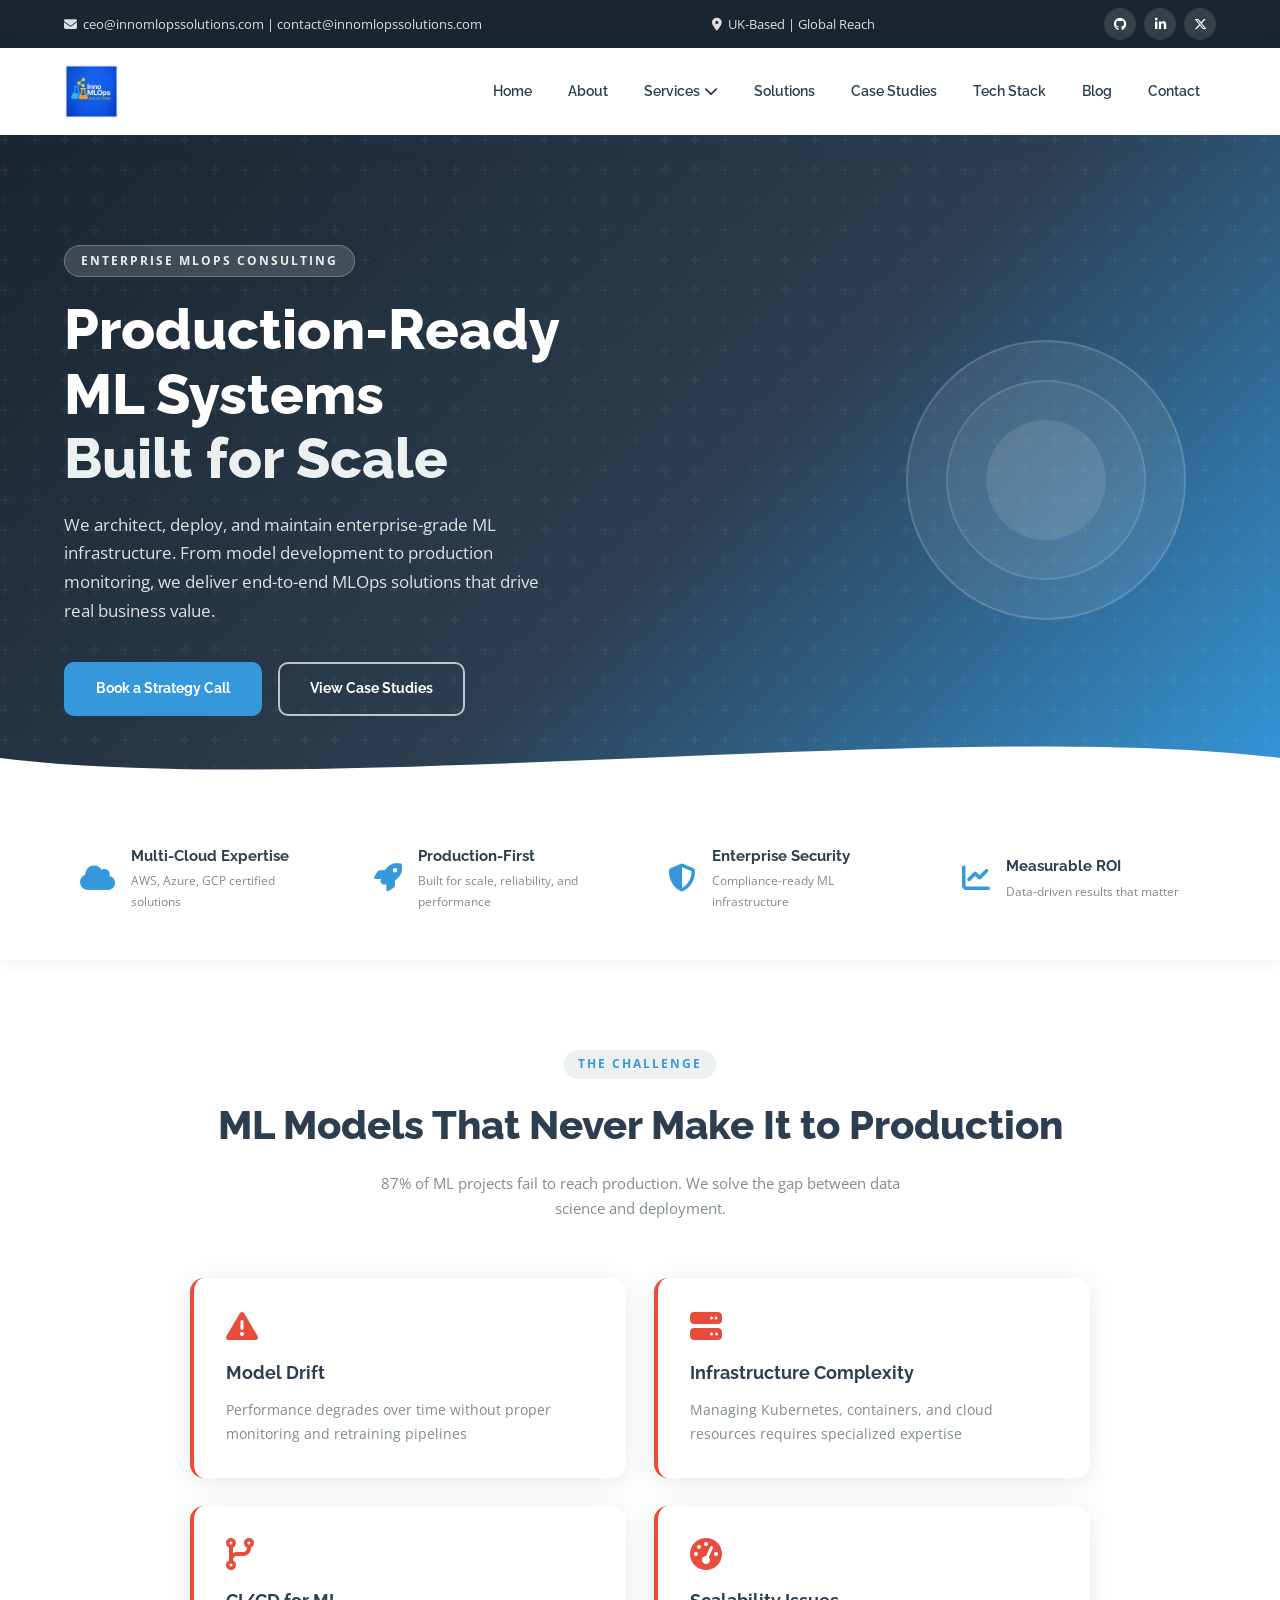
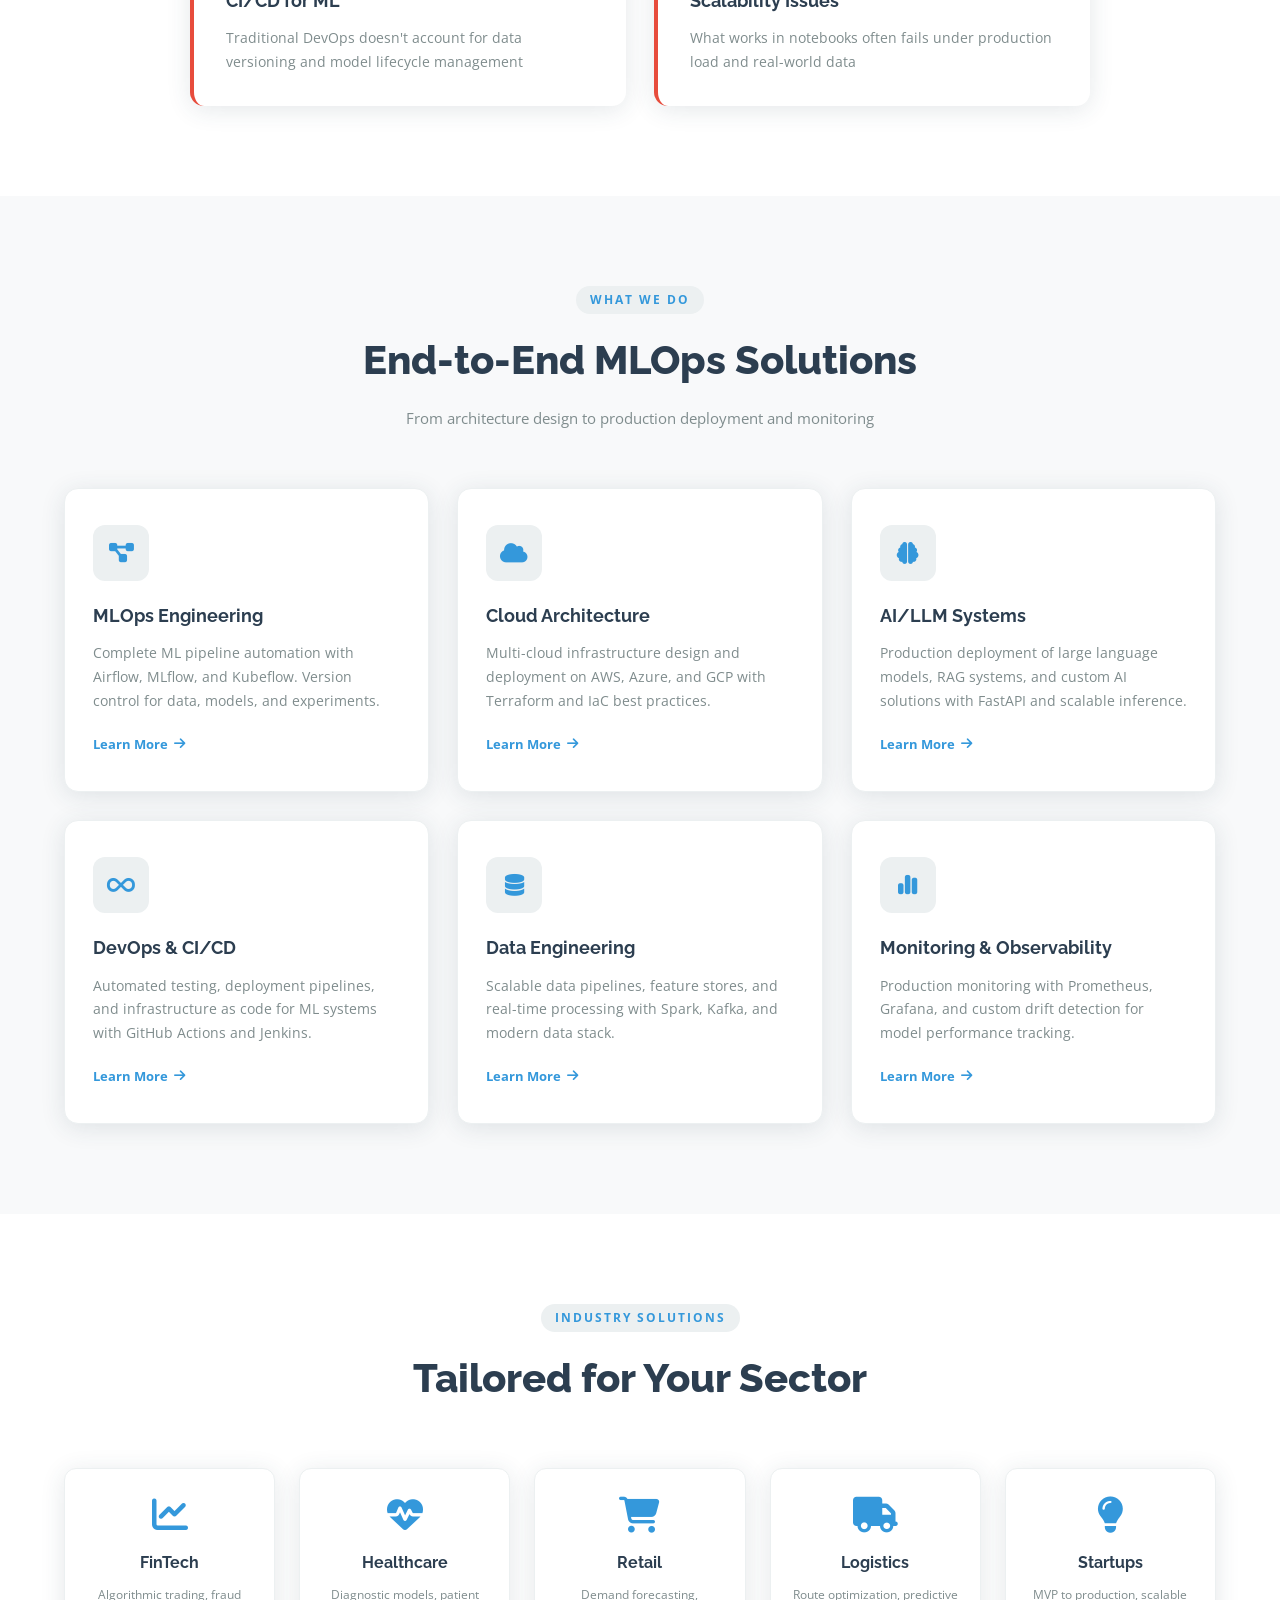
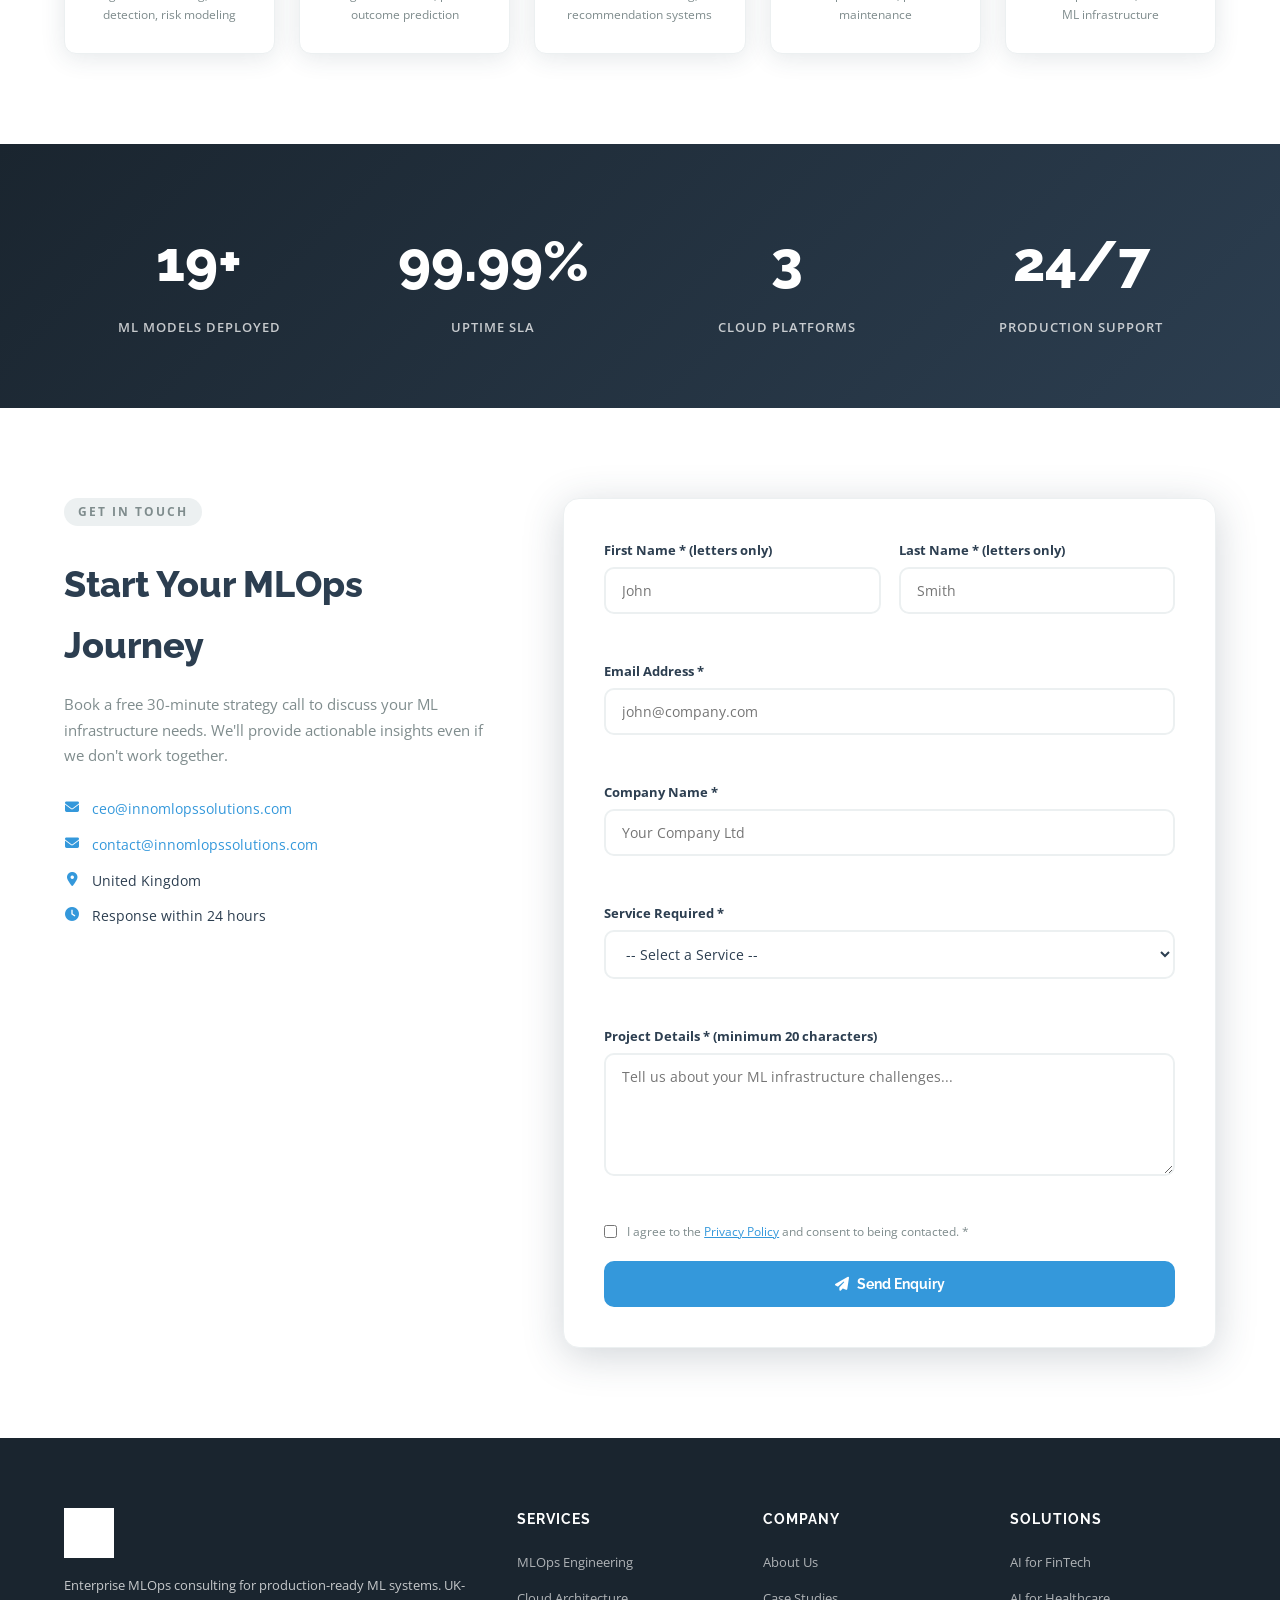
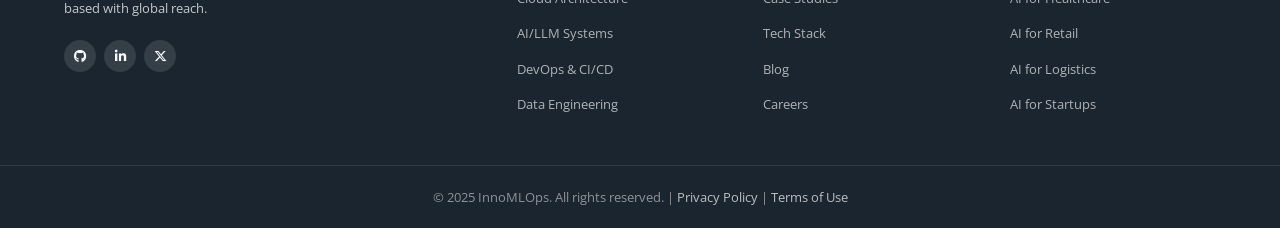
<file: index.html>
<!DOCTYPE html>
<html lang="en">
<head>
  <meta charset="UTF-8" />
  <meta name="viewport" content="width=device-width, initial-scale=1.0" />
  <title>InnoMLOps – Enterprise MLOps & AI Engineering Solutions</title>
  <meta name="description" content="UK-based MLOps consulting specializing in production ML systems, cloud architecture, and AI/LLM deployment for enterprise clients." />
  <link rel="stylesheet" href="css/style.css" />
  <link rel="preconnect" href="https://fonts.googleapis.com" />
  <link href="https://fonts.googleapis.com/css2?family=Raleway:wght@400;600;700;800&family=Open+Sans:wght@400;600&display=swap" rel="stylesheet" />
  <link rel="stylesheet" href="https://cdnjs.cloudflare.com/ajax/libs/font-awesome/6.5.0/css/all.min.css" />
</head>
<body>

  <!-- TOP BAR -->
  <div class="topbar">
    <div class="container topbar-inner">
      <span><i class="fa fa-envelope"></i> ceo@innomlopssolutions.com | contact@innomlopssolutions.com</span>
      <span><i class="fa fa-map-marker-alt"></i> UK-Based | Global Reach</span>
      <div class="social-icons">
        <a href="https://github.com" target="_blank" aria-label="GitHub"><i class="fab fa-github"></i></a>
        <a href="https://www.linkedin.com/company/innomlops-solutions/" target="_blank" aria-label="LinkedIn"><i class="fab fa-linkedin-in"></i></a>
        <a href="https://twitter.com" target="_blank" aria-label="Twitter/X"><i class="fab fa-x-twitter"></i></a>
      </div>
    </div>
  </div>

  <!-- HEADER / NAV -->
  <header id="header">
    <div class="container header-inner">
      <a href="index.html" class="logo">
        <img src="InnoMLOps.png" alt="InnoMLOps" class="logo-img" />
      </a>
      <button class="nav-toggle" id="navToggle" aria-label="Toggle navigation">
        <i class="fa fa-bars"></i>
      </button>
      <nav id="mainNav">
        <ul>
          <li><a href="index.html" class="active">Home</a></li>
          <li><a href="about.html">About</a></li>
          <li class="has-dropdown">
            <a href="services.html">Services <i class="fa fa-chevron-down"></i></a>
            <ul class="dropdown">
              <li><a href="services.html#mlops">MLOps Engineering</a></li>
              <li><a href="services.html#cloud">Cloud Architecture</a></li>
              <li><a href="services.html#ai">AI/LLM Systems</a></li>
              <li><a href="services.html#devops">DevOps & CI/CD</a></li>
            </ul>
          </li>
          <li><a href="solutions.html">Solutions</a></li>
          <li><a href="case-studies.html">Case Studies</a></li>
          <li><a href="tech-stack.html">Tech Stack</a></li>
          <li><a href="blog.html">Blog</a></li>
          <li><a href="#contact">Contact</a></li>
        </ul>
      </nav>
    </div>
  </header>

  <!-- HERO SECTION -->
  <section class="hero" id="home">
    <div class="hero-bg"></div>
    <div class="container hero-content">
      <div class="hero-text">
        <p class="hero-tag">Enterprise MLOps Consulting</p>
        <h1>Production-Ready ML Systems<br/><span>Built for Scale</span></h1>
        <p class="hero-sub">We architect, deploy, and maintain enterprise-grade ML infrastructure. From model development to production monitoring, we deliver end-to-end MLOps solutions that drive real business value.</p>
        <div class="hero-btns">
          <a href="#contact" class="btn btn-primary">Book a Strategy Call</a>
          <a href="case-studies.html" class="btn btn-outline">View Case Studies</a>
        </div>
      </div>
      <div class="hero-graphic">
        <div class="circle c1"></div>
        <div class="circle c2"></div>
        <div class="circle c3"></div>
      </div>
    </div>
    <div class="hero-wave">
      <svg viewBox="0 0 1440 80" preserveAspectRatio="none"><path d="M0,40 C360,80 1080,0 1440,40 L1440,80 L0,80 Z" fill="#fff"/></svg>
    </div>
  </section>

  <!-- FEATURES BAR -->
  <section class="features-bar">
    <div class="container features-grid">
      <div class="feature-item">
        <i class="fa fa-cloud"></i>
        <div>
          <h4>Multi-Cloud Expertise</h4>
          <p>AWS, Azure, GCP certified solutions</p>
        </div>
      </div>
      <div class="feature-item">
        <i class="fa fa-rocket"></i>
        <div>
          <h4>Production-First</h4>
          <p>Built for scale, reliability, and performance</p>
        </div>
      </div>
      <div class="feature-item">
        <i class="fa fa-shield-halved"></i>
        <div>
          <h4>Enterprise Security</h4>
          <p>Compliance-ready ML infrastructure</p>
        </div>
      </div>
      <div class="feature-item">
        <i class="fa fa-chart-line"></i>
        <div>
          <h4>Measurable ROI</h4>
          <p>Data-driven results that matter</p>
        </div>
      </div>
    </div>
  </section>

  <!-- PROBLEM STATEMENT -->
  <section class="problem-section section">
    <div class="container">
      <div class="section-header">
        <p class="section-tag">The Challenge</p>
        <h2>ML Models That Never Make It to Production</h2>
        <p class="section-sub">87% of ML projects fail to reach production. We solve the gap between data science and deployment.</p>
      </div>
      <div class="problem-grid">
        <div class="problem-card">
          <i class="fa fa-exclamation-triangle"></i>
          <h3>Model Drift</h3>
          <p>Performance degrades over time without proper monitoring and retraining pipelines</p>
        </div>
        <div class="problem-card">
          <i class="fa fa-server"></i>
          <h3>Infrastructure Complexity</h3>
          <p>Managing Kubernetes, containers, and cloud resources requires specialized expertise</p>
        </div>
        <div class="problem-card">
          <i class="fa fa-code-branch"></i>
          <h3>CI/CD for ML</h3>
          <p>Traditional DevOps doesn't account for data versioning and model lifecycle management</p>
        </div>
        <div class="problem-card">
          <i class="fa fa-gauge-high"></i>
          <h3>Scalability Issues</h3>
          <p>What works in notebooks often fails under production load and real-world data</p>
        </div>
      </div>
    </div>
  </section>

  <!-- SERVICES OVERVIEW -->
  <section class="services section bg-light" id="services">
    <div class="container">
      <div class="section-header">
        <p class="section-tag">What We Do</p>
        <h2>End-to-End MLOps Solutions</h2>
        <p class="section-sub">From architecture design to production deployment and monitoring</p>
      </div>
      <div class="services-grid">
        <div class="service-card">
          <div class="service-icon"><i class="fa fa-diagram-project"></i></div>
          <h3>MLOps Engineering</h3>
          <p>Complete ML pipeline automation with Airflow, MLflow, and Kubeflow. Version control for data, models, and experiments.</p>
          <a href="services.html#mlops" class="card-link">Learn More <i class="fa fa-arrow-right"></i></a>
        </div>
        <div class="service-card">
          <div class="service-icon"><i class="fa fa-cloud"></i></div>
          <h3>Cloud Architecture</h3>
          <p>Multi-cloud infrastructure design and deployment on AWS, Azure, and GCP with Terraform and IaC best practices.</p>
          <a href="services.html#cloud" class="card-link">Learn More <i class="fa fa-arrow-right"></i></a>
        </div>
        <div class="service-card">
          <div class="service-icon"><i class="fa fa-brain"></i></div>
          <h3>AI/LLM Systems</h3>
          <p>Production deployment of large language models, RAG systems, and custom AI solutions with FastAPI and scalable inference.</p>
          <a href="services.html#ai" class="card-link">Learn More <i class="fa fa-arrow-right"></i></a>
        </div>
        <div class="service-card">
          <div class="service-icon"><i class="fa fa-infinity"></i></div>
          <h3>DevOps & CI/CD</h3>
          <p>Automated testing, deployment pipelines, and infrastructure as code for ML systems with GitHub Actions and Jenkins.</p>
          <a href="services.html#devops" class="card-link">Learn More <i class="fa fa-arrow-right"></i></a>
        </div>
        <div class="service-card">
          <div class="service-icon"><i class="fa fa-database"></i></div>
          <h3>Data Engineering</h3>
          <p>Scalable data pipelines, feature stores, and real-time processing with Spark, Kafka, and modern data stack.</p>
          <a href="services.html#data" class="card-link">Learn More <i class="fa fa-arrow-right"></i></a>
        </div>
        <div class="service-card">
          <div class="service-icon"><i class="fa fa-chart-simple"></i></div>
          <h3>Monitoring & Observability</h3>
          <p>Production monitoring with Prometheus, Grafana, and custom drift detection for model performance tracking.</p>
          <a href="services.html#monitoring" class="card-link">Learn More <i class="fa fa-arrow-right"></i></a>
        </div>
      </div>
    </div>
  </section>

  <!-- INDUSTRIES -->
  <section class="industries section">
    <div class="container">
      <div class="section-header">
        <p class="section-tag">Industry Solutions</p>
        <h2>Tailored for Your Sector</h2>
      </div>
      <div class="industries-grid">
        <div class="industry-card">
          <i class="fa fa-chart-line"></i>
          <h3>FinTech</h3>
          <p>Algorithmic trading, fraud detection, risk modeling</p>
        </div>
        <div class="industry-card">
          <i class="fa fa-heartbeat"></i>
          <h3>Healthcare</h3>
          <p>Diagnostic models, patient outcome prediction</p>
        </div>
        <div class="industry-card">
          <i class="fa fa-shopping-cart"></i>
          <h3>Retail</h3>
          <p>Demand forecasting, recommendation systems</p>
        </div>
        <div class="industry-card">
          <i class="fa fa-truck"></i>
          <h3>Logistics</h3>
          <p>Route optimization, predictive maintenance</p>
        </div>
        <div class="industry-card">
          <i class="fa fa-lightbulb"></i>
          <h3>Startups</h3>
          <p>MVP to production, scalable ML infrastructure</p>
        </div>
      </div>
    </div>
  </section>

  <!-- STATS -->
  <section class="stats-section">
    <div class="container stats-grid">
      <div class="stat-item">
        <h3>50+</h3>
        <p>ML Models Deployed</p>
      </div>
      <div class="stat-item">
        <h3>99.99%</h3>
        <p>Uptime SLA</p>
      </div>
      <div class="stat-item">
        <h3>3</h3>
        <p>Cloud Platforms</p>
      </div>
      <div class="stat-item">
        <h3>24/7</h3>
        <p>Production Support</p>
      </div>
    </div>
  </section>

  <!-- CONTACT FORM -->
  <section class="contact section" id="contact">
    <div class="container contact-inner">
      <div class="contact-info">
        <p class="section-tag">Get In Touch</p>
        <h2>Start Your MLOps Journey</h2>
        <p>Book a free 30-minute strategy call to discuss your ML infrastructure needs. We'll provide actionable insights even if we don't work together.</p>
        <ul class="contact-details">
          <li><i class="fa fa-envelope"></i> <a href="mailto:ceo@innomlopssolutions.com">ceo@innomlopssolutions.com</a></li>
          <li><i class="fa fa-envelope"></i> <a href="mailto:contact@innomlopssolutions.com">contact@innomlopssolutions.com</a></li>
          <li><i class="fa fa-map-marker-alt"></i> United Kingdom</li>
          <li><i class="fa fa-clock"></i> Response within 24 hours</li>
        </ul>
        <div class="social-icons contact-social">
          <a href="https://github.com" target="_blank"><i class="fab fa-github"></i></a>
          <a href="https://www.linkedin.com/company/innomlops-solutions/" target="_blank"><i class="fab fa-linkedin-in"></i></a>
          <a href="https://twitter.com" target="_blank"><i class="fab fa-x-twitter"></i></a>
        </div>
      </div>
      <div class="contact-form-wrap">
        <form id="enquiryForm" class="enquiry-form" novalidate>
          <div class="form-row">
            <div class="form-group">
              <label for="firstName">First Name * (letters only)</label>
              <input type="text" id="firstName" name="firstName" placeholder="John" 
                     pattern="^[A-Za-z\s\-']+$" 
                     title="Only letters allowed (no numbers or special characters)"
                     minlength="2"
                     maxlength="50"
                     required />
              <span class="field-error" id="firstNameError"></span>
            </div>
            <div class="form-group">
              <label for="lastName">Last Name * (letters only)</label>
              <input type="text" id="lastName" name="lastName" placeholder="Smith" 
                     pattern="^[A-Za-z\s\-']+$" 
                     title="Only letters allowed (no numbers or special characters)"
                     minlength="2"
                     maxlength="50"
                     required />
              <span class="field-error" id="lastNameError"></span>
            </div>
          </div>
          <div class="form-group">
            <label for="email">Email Address *</label>
            <input type="email" id="email" name="email" placeholder="john@company.com" 
                   pattern="^[a-zA-Z0-9._%+\-]+@[a-zA-Z0-9.\-]+\.[a-zA-Z]{2,}$"
                   title="Please enter a valid email address"
                   required />
            <span class="field-error" id="emailError"></span>
          </div>
          <div class="form-group">
            <label for="company">Company Name *</label>
            <input type="text" id="company" name="company" placeholder="Your Company Ltd" 
                   pattern="^[A-Za-z0-9\s\-&.,()]+$"
                   title="Only letters, numbers, spaces, and basic punctuation allowed"
                   minlength="2"
                   maxlength="100"
                   required />
            <span class="field-error" id="companyError"></span>
          </div>
          <div class="form-group">
            <label for="service">Service Required *</label>
            <select id="service" name="service" required>
              <option value="">-- Select a Service --</option>
              <option value="mlops">MLOps Engineering</option>
              <option value="cloud">Cloud Architecture</option>
              <option value="ai">AI/LLM Systems</option>
              <option value="devops">DevOps & CI/CD</option>
              <option value="data">Data Engineering</option>
              <option value="consulting">General Consulting</option>
            </select>
            <span class="field-error" id="serviceError"></span>
          </div>
          <div class="form-group">
            <label for="message">Project Details * (minimum 20 characters)</label>
            <textarea id="message" name="message" rows="5" 
                      placeholder="Tell us about your ML infrastructure challenges..." 
                      minlength="20"
                      maxlength="2000"
                      required></textarea>
            <span class="field-error" id="messageError"></span>
          </div>
          <div class="form-group form-check">
            <input type="checkbox" id="gdpr" name="gdpr" required />
            <label for="gdpr">I agree to the <a href="privacy.html">Privacy Policy</a> and consent to being contacted. *</label>
          </div>
          <button type="submit" class="btn btn-primary btn-full">
            <i class="fa fa-paper-plane"></i> Send Enquiry
          </button>
          <div id="formSuccess" class="form-success" style="display:none;">
            <i class="fa fa-circle-check"></i> Thank you! We'll be in touch within 24 hours.
          </div>
          <div id="formError" class="form-error" style="display:none;">
            <i class="fa fa-triangle-exclamation"></i> Please fill in all required fields.
          </div>
        </form>
      </div>
    </div>
  </section>

  <!-- FOOTER -->
  <footer class="footer">
    <div class="container footer-inner">
      <div class="footer-col">
        <a href="index.html" class="logo logo-light">
          <img src="InnoMLOps.png" alt="InnoMLOps" class="logo-img-footer" />
        </a>
        <p>Enterprise MLOps consulting for production-ready ML systems. UK-based with global reach.</p>
        <div class="social-icons">
          <a href="https://github.com" target="_blank"><i class="fab fa-github"></i></a>
          <a href="https://www.linkedin.com/company/innomlops-solutions/" target="_blank"><i class="fab fa-linkedin-in"></i></a>
          <a href="https://twitter.com" target="_blank"><i class="fab fa-x-twitter"></i></a>
        </div>
      </div>
      <div class="footer-col">
        <h4>Services</h4>
        <ul>
          <li><a href="services.html#mlops">MLOps Engineering</a></li>
          <li><a href="services.html#cloud">Cloud Architecture</a></li>
          <li><a href="services.html#ai">AI/LLM Systems</a></li>
          <li><a href="services.html#devops">DevOps & CI/CD</a></li>
          <li><a href="services.html#data">Data Engineering</a></li>
        </ul>
      </div>
      <div class="footer-col">
        <h4>Company</h4>
        <ul>
          <li><a href="about.html">About Us</a></li>
          <li><a href="case-studies.html">Case Studies</a></li>
          <li><a href="tech-stack.html">Tech Stack</a></li>
          <li><a href="blog.html">Blog</a></li>
          <li><a href="careers.html">Careers</a></li>
        </ul>
      </div>
      <div class="footer-col">
        <h4>Solutions</h4>
        <ul>
          <li><a href="solutions.html#fintech">AI for FinTech</a></li>
          <li><a href="solutions.html#healthcare">AI for Healthcare</a></li>
          <li><a href="solutions.html#retail">AI for Retail</a></li>
          <li><a href="solutions.html#logistics">AI for Logistics</a></li>
          <li><a href="solutions.html#startups">AI for Startups</a></li>
        </ul>
      </div>
    </div>
    <div class="footer-bottom">
      <div class="container">
        <p>&copy; 2025 InnoMLOps. All rights reserved. | <a href="privacy.html">Privacy Policy</a> | <a href="terms.html">Terms of Use</a></p>
      </div>
    </div>
  </footer>

  <script src="js/main.js"></script>
</body>
</html>
</file>
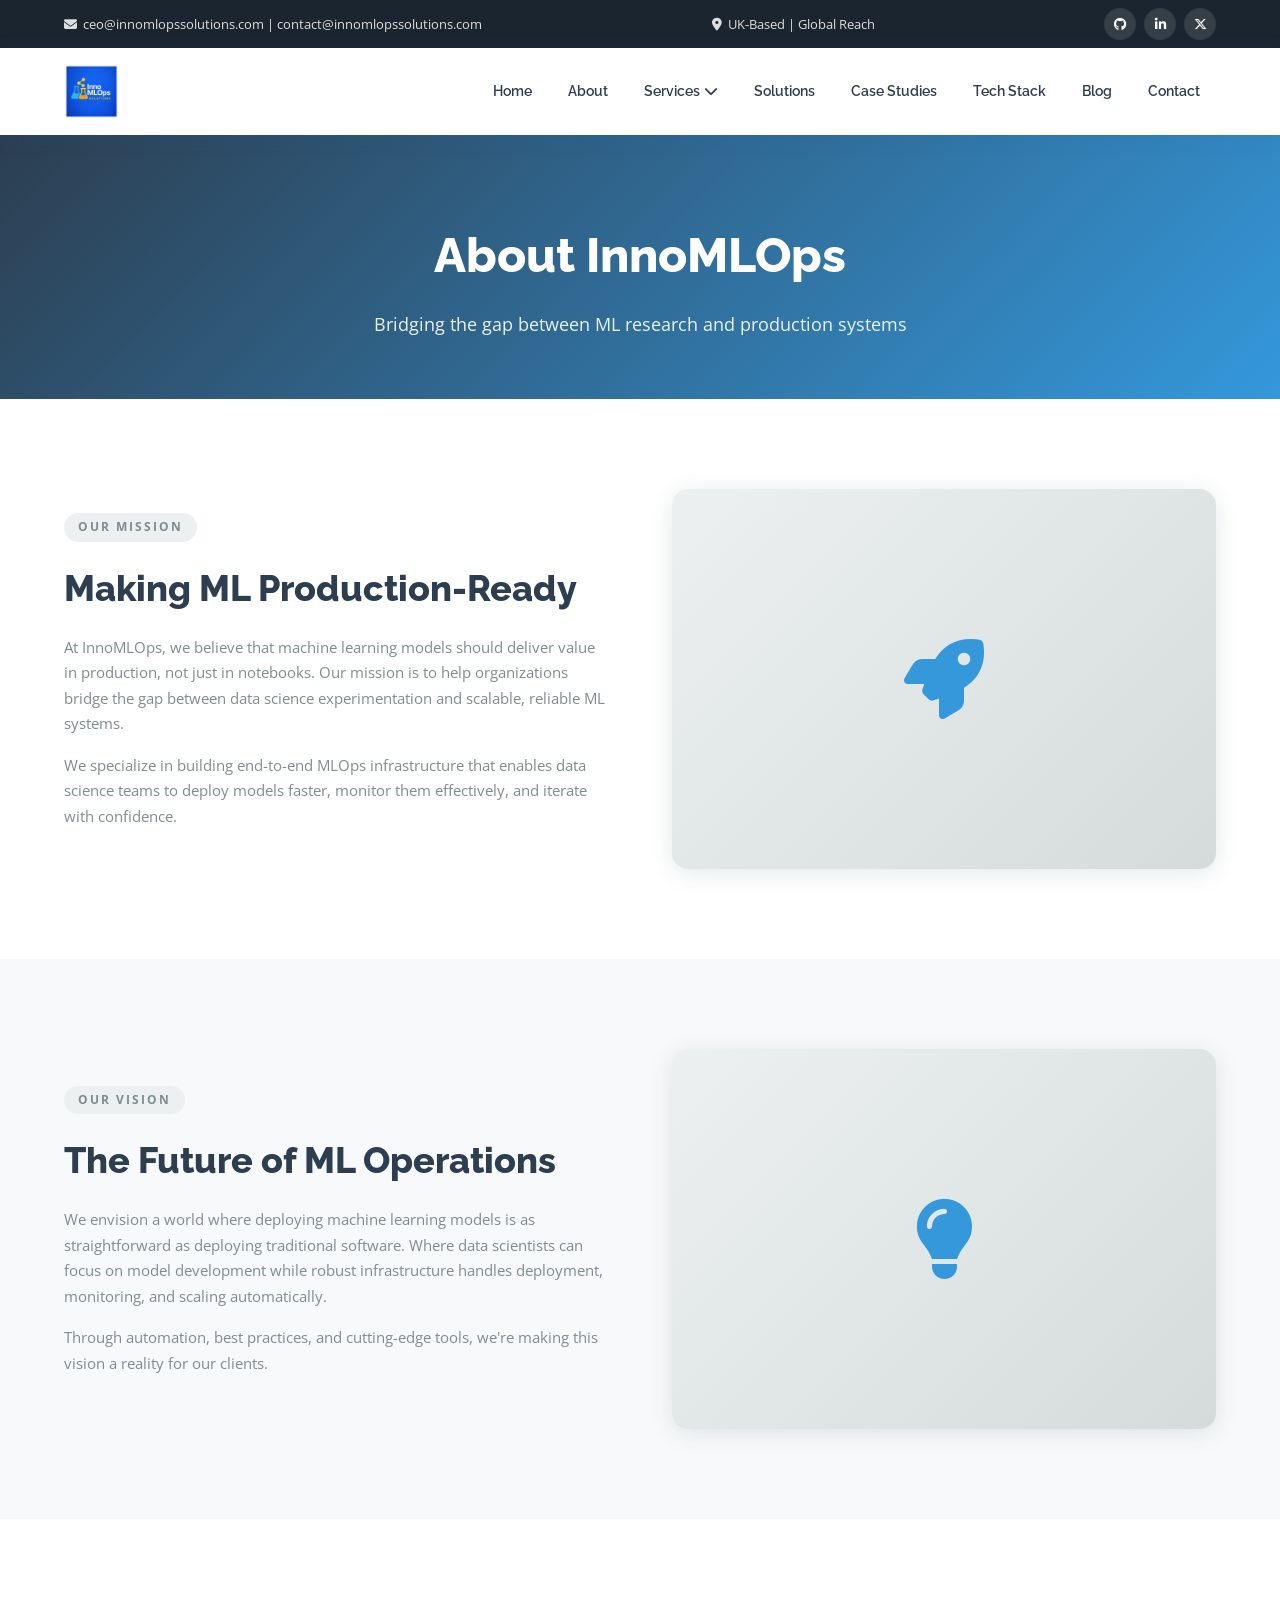
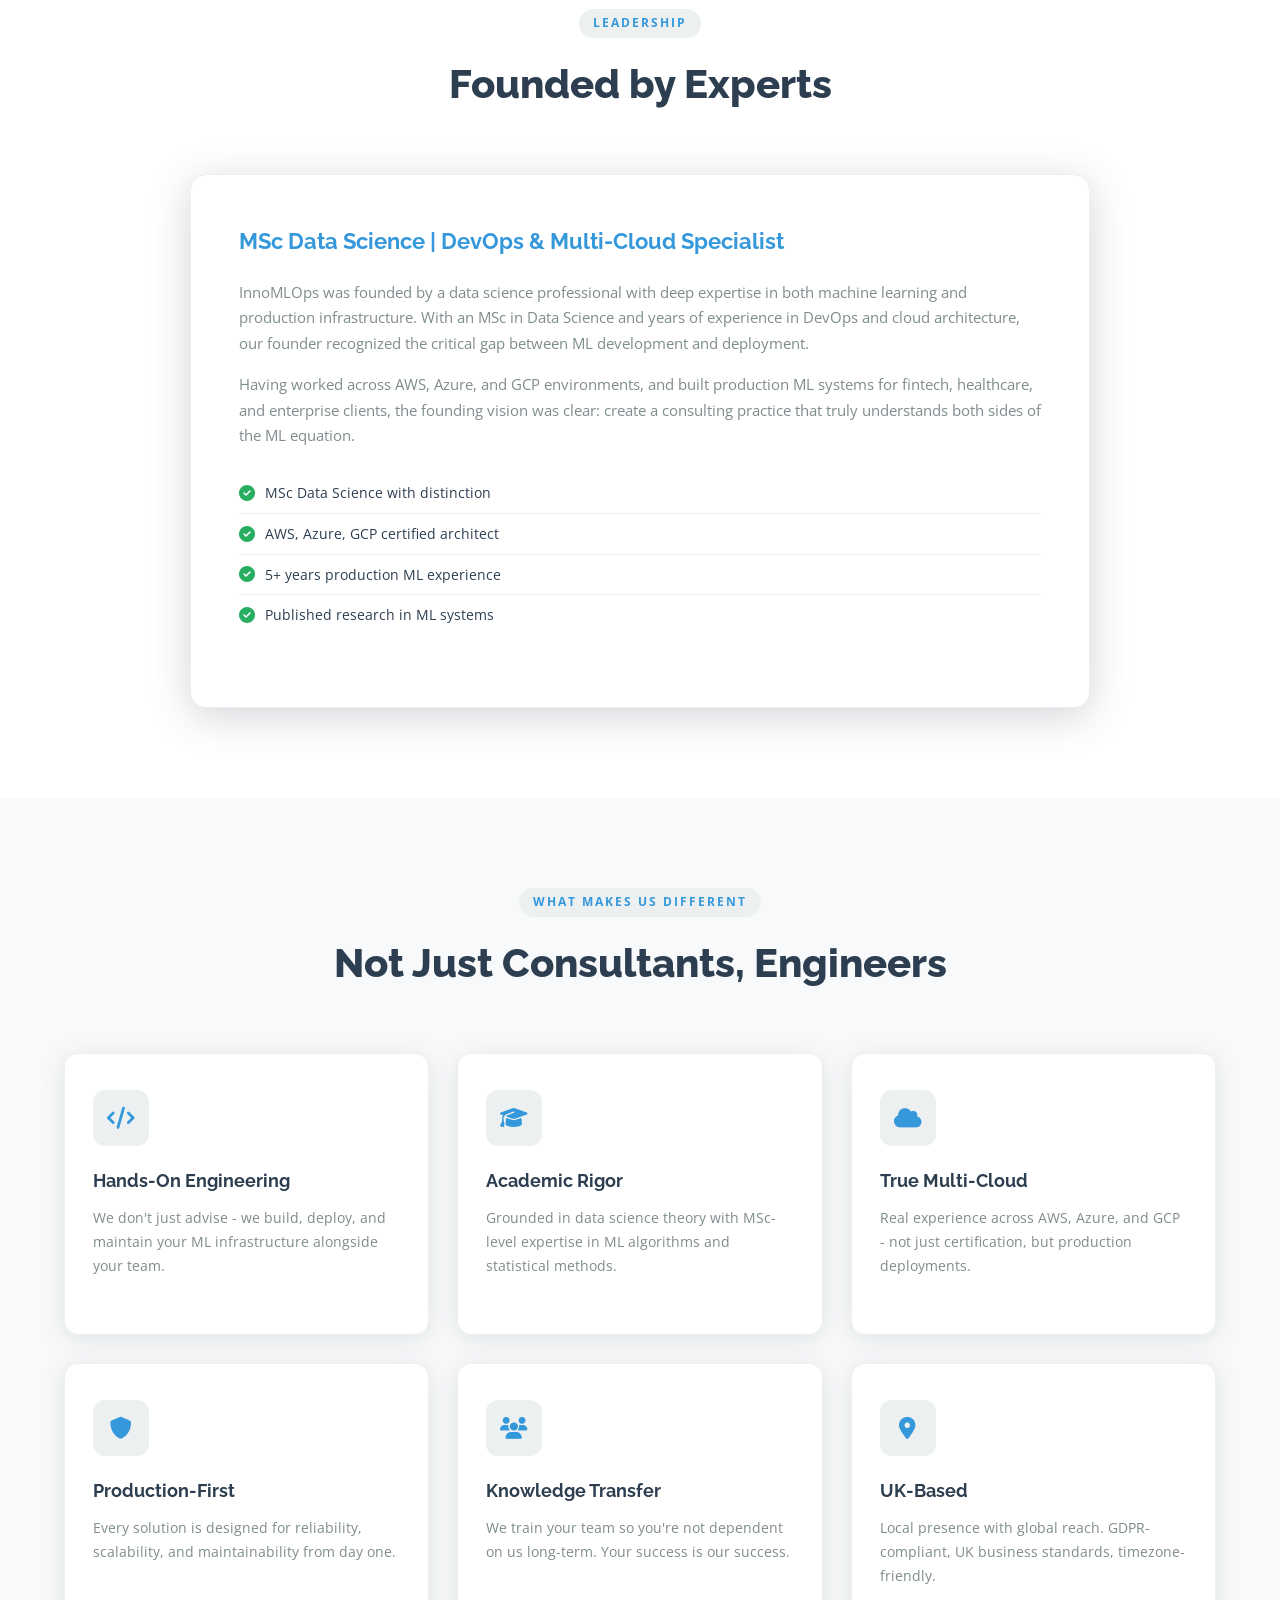
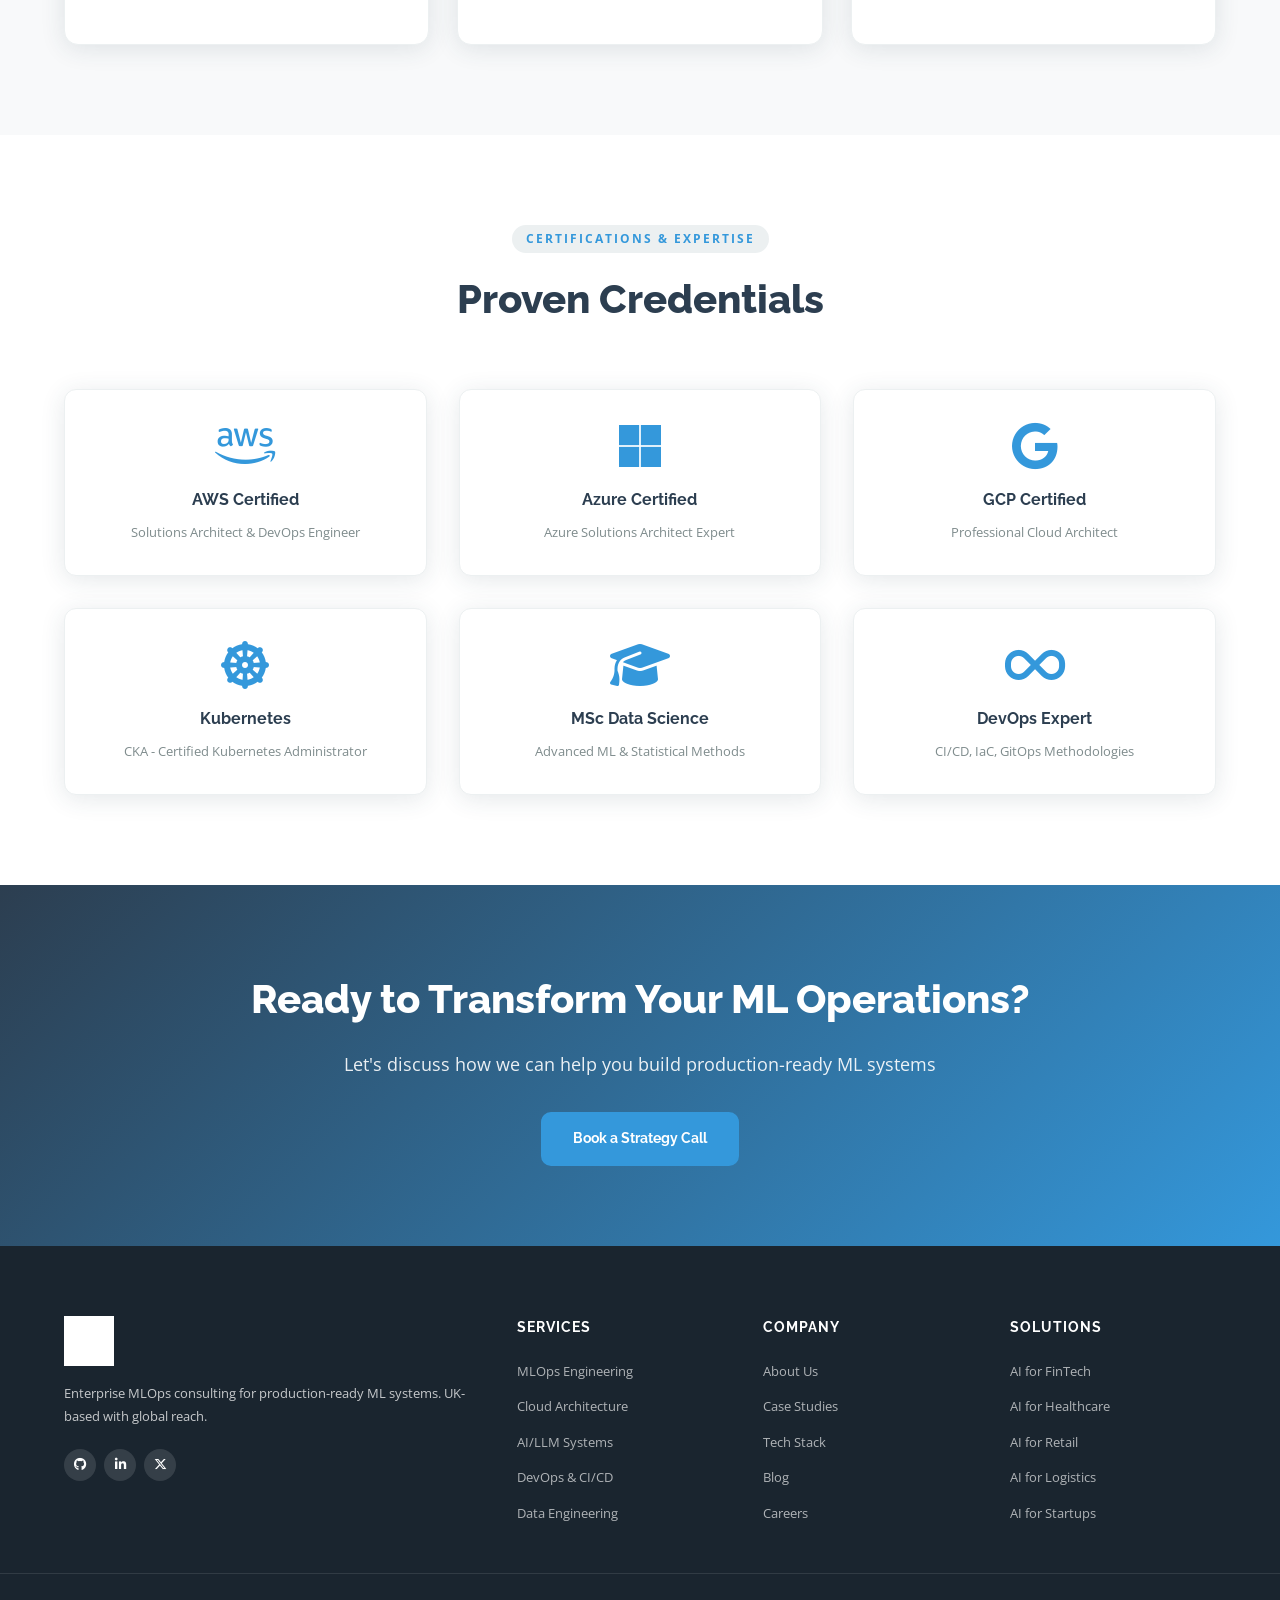
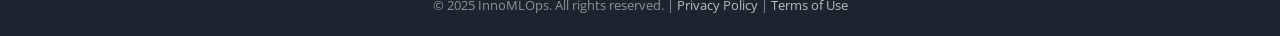
<file: about.html>
<!DOCTYPE html>
<html lang="en">
<head>
  <meta charset="UTF-8" />
  <meta name="viewport" content="width=device-width, initial-scale=1.0" />
  <title>About Us – InnoMLOps</title>
  <meta name="description" content="Learn about InnoMLOps - UK-based MLOps consulting with expertise in production ML systems and cloud architecture." />
  <link rel="stylesheet" href="css/style.css" />
  <link rel="preconnect" href="https://fonts.googleapis.com" />
  <link href="https://fonts.googleapis.com/css2?family=Raleway:wght@400;600;700;800&family=Open+Sans:wght@400;600&display=swap" rel="stylesheet" />
  <link rel="stylesheet" href="https://cdnjs.cloudflare.com/ajax/libs/font-awesome/6.5.0/css/all.min.css" />
</head>
<body>

  <!-- TOP BAR -->
  <div class="topbar">
    <div class="container topbar-inner">
      <span><i class="fa fa-envelope"></i> ceo@innomlopssolutions.com | contact@innomlopssolutions.com</span>
      <span><i class="fa fa-map-marker-alt"></i> UK-Based | Global Reach</span>
      <div class="social-icons">
        <a href="https://github.com" target="_blank" aria-label="GitHub"><i class="fab fa-github"></i></a>
        <a href="https://www.linkedin.com/company/innomlops-solutions/" target="_blank" aria-label="LinkedIn"><i class="fab fa-linkedin-in"></i></a>
        <a href="https://twitter.com" target="_blank" aria-label="Twitter/X"><i class="fab fa-x-twitter"></i></a>
      </div>
    </div>
  </div>

  <!-- HEADER / NAV -->
  <header id="header">
    <div class="container header-inner">
      <a href="index.html" class="logo">
        <img src="InnoMLOps.png" alt="InnoMLOps" class="logo-img" />
      </a>
      <button class="nav-toggle" id="navToggle" aria-label="Toggle navigation">
        <i class="fa fa-bars"></i>
      </button>
      <nav id="mainNav">
        <ul>
          <li><a href="index.html">Home</a></li>
          <li><a href="about.html" class="active">About</a></li>
          <li class="has-dropdown">
            <a href="services.html">Services <i class="fa fa-chevron-down"></i></a>
            <ul class="dropdown">
              <li><a href="services.html#mlops">MLOps Engineering</a></li>
              <li><a href="services.html#cloud">Cloud Architecture</a></li>
              <li><a href="services.html#ai">AI/LLM Systems</a></li>
              <li><a href="services.html#devops">DevOps & CI/CD</a></li>
            </ul>
          </li>
          <li><a href="solutions.html">Solutions</a></li>
          <li><a href="case-studies.html">Case Studies</a></li>
          <li><a href="tech-stack.html">Tech Stack</a></li>
          <li><a href="blog.html">Blog</a></li>
          <li><a href="index.html#contact">Contact</a></li>
        </ul>
      </nav>
    </div>
  </header>

  <!-- PAGE HERO -->
  <section class="page-hero">
    <div class="container">
      <h1>About InnoMLOps</h1>
      <p>Bridging the gap between ML research and production systems</p>
    </div>
  </section>

  <!-- MISSION -->
  <section class="section">
    <div class="container">
      <div class="about-grid">
        <div class="about-content">
          <p class="section-tag">Our Mission</p>
          <h2>Making ML Production-Ready</h2>
          <p>At InnoMLOps, we believe that machine learning models should deliver value in production, not just in notebooks. Our mission is to help organizations bridge the gap between data science experimentation and scalable, reliable ML systems.</p>
          <p>We specialize in building end-to-end MLOps infrastructure that enables data science teams to deploy models faster, monitor them effectively, and iterate with confidence.</p>
        </div>
        <div class="about-image">
          <div class="about-img-placeholder">
            <i class="fa fa-rocket"></i>
          </div>
        </div>
      </div>
    </div>
  </section>

  <!-- VISION -->
  <section class="section bg-light">
    <div class="container">
      <div class="about-grid reverse">
        <div class="about-image">
          <div class="about-img-placeholder">
            <i class="fa fa-lightbulb"></i>
          </div>
        </div>
        <div class="about-content">
          <p class="section-tag">Our Vision</p>
          <h2>The Future of ML Operations</h2>
          <p>We envision a world where deploying machine learning models is as straightforward as deploying traditional software. Where data scientists can focus on model development while robust infrastructure handles deployment, monitoring, and scaling automatically.</p>
          <p>Through automation, best practices, and cutting-edge tools, we're making this vision a reality for our clients.</p>
        </div>
      </div>
    </div>
  </section>

  <!-- FOUNDER STORY -->
  <section class="section">
    <div class="container">
      <div class="section-header">
        <p class="section-tag">Leadership</p>
        <h2>Founded by Experts</h2>
      </div>
      <div class="founder-card">
        <div class="founder-content">
          <h3>MSc Data Science | DevOps & Multi-Cloud Specialist</h3>
          <p>InnoMLOps was founded by a data science professional with deep expertise in both machine learning and production infrastructure. With an MSc in Data Science and years of experience in DevOps and cloud architecture, our founder recognized the critical gap between ML development and deployment.</p>
          <p>Having worked across AWS, Azure, and GCP environments, and built production ML systems for fintech, healthcare, and enterprise clients, the founding vision was clear: create a consulting practice that truly understands both sides of the ML equation.</p>
          <ul class="check-list">
            <li><i class="fa fa-circle-check"></i> MSc Data Science with distinction</li>
            <li><i class="fa fa-circle-check"></i> AWS, Azure, GCP certified architect</li>
            <li><i class="fa fa-circle-check"></i> 5+ years production ML experience</li>
            <li><i class="fa fa-circle-check"></i> Published research in ML systems</li>
          </ul>
        </div>
      </div>
    </div>
  </section>

  <!-- WHY DIFFERENT -->
  <section class="section bg-light">
    <div class="container">
      <div class="section-header">
        <p class="section-tag">What Makes Us Different</p>
        <h2>Not Just Consultants, Engineers</h2>
      </div>
      <div class="services-grid">
        <div class="service-card">
          <div class="service-icon"><i class="fa fa-code"></i></div>
          <h3>Hands-On Engineering</h3>
          <p>We don't just advise - we build, deploy, and maintain your ML infrastructure alongside your team.</p>
        </div>
        <div class="service-card">
          <div class="service-icon"><i class="fa fa-graduation-cap"></i></div>
          <h3>Academic Rigor</h3>
          <p>Grounded in data science theory with MSc-level expertise in ML algorithms and statistical methods.</p>
        </div>
        <div class="service-card">
          <div class="service-icon"><i class="fa fa-cloud"></i></div>
          <h3>True Multi-Cloud</h3>
          <p>Real experience across AWS, Azure, and GCP - not just certification, but production deployments.</p>
        </div>
        <div class="service-card">
          <div class="service-icon"><i class="fa fa-shield"></i></div>
          <h3>Production-First</h3>
          <p>Every solution is designed for reliability, scalability, and maintainability from day one.</p>
        </div>
        <div class="service-card">
          <div class="service-icon"><i class="fa fa-users"></i></div>
          <h3>Knowledge Transfer</h3>
          <p>We train your team so you're not dependent on us long-term. Your success is our success.</p>
        </div>
        <div class="service-card">
          <div class="service-icon"><i class="fa fa-map-marker-alt"></i></div>
          <h3>UK-Based</h3>
          <p>Local presence with global reach. GDPR-compliant, UK business standards, timezone-friendly.</p>
        </div>
      </div>
    </div>
  </section>

  <!-- CERTIFICATIONS -->
  <section class="section">
    <div class="container">
      <div class="section-header">
        <p class="section-tag">Certifications & Expertise</p>
        <h2>Proven Credentials</h2>
      </div>
      <div class="cert-grid">
        <div class="cert-item">
          <i class="fab fa-aws"></i>
          <h4>AWS Certified</h4>
          <p>Solutions Architect & DevOps Engineer</p>
        </div>
        <div class="cert-item">
          <i class="fab fa-microsoft"></i>
          <h4>Azure Certified</h4>
          <p>Azure Solutions Architect Expert</p>
        </div>
        <div class="cert-item">
          <i class="fab fa-google"></i>
          <h4>GCP Certified</h4>
          <p>Professional Cloud Architect</p>
        </div>
        <div class="cert-item">
          <i class="fa fa-dharmachakra"></i>
          <h4>Kubernetes</h4>
          <p>CKA - Certified Kubernetes Administrator</p>
        </div>
        <div class="cert-item">
          <i class="fa fa-graduation-cap"></i>
          <h4>MSc Data Science</h4>
          <p>Advanced ML & Statistical Methods</p>
        </div>
        <div class="cert-item">
          <i class="fa fa-infinity"></i>
          <h4>DevOps Expert</h4>
          <p>CI/CD, IaC, GitOps Methodologies</p>
        </div>
      </div>
    </div>
  </section>

  <!-- CTA -->
  <section class="cta-section">
    <div class="container">
      <h2>Ready to Transform Your ML Operations?</h2>
      <p>Let's discuss how we can help you build production-ready ML systems</p>
      <a href="index.html#contact" class="btn btn-primary">Book a Strategy Call</a>
    </div>
  </section>

  <!-- FOOTER -->
  <footer class="footer">
    <div class="container footer-inner">
      <div class="footer-col">
        <a href="index.html" class="logo logo-light">
          <img src="InnoMLOps.png" alt="InnoMLOps" class="logo-img-footer" />
        </a>
        <p>Enterprise MLOps consulting for production-ready ML systems. UK-based with global reach.</p>
        <div class="social-icons">
          <a href="https://github.com" target="_blank"><i class="fab fa-github"></i></a>
          <a href="https://www.linkedin.com/company/innomlops-solutions/" target="_blank"><i class="fab fa-linkedin-in"></i></a>
          <a href="https://twitter.com" target="_blank"><i class="fab fa-x-twitter"></i></a>
        </div>
      </div>
      <div class="footer-col">
        <h4>Services</h4>
        <ul>
          <li><a href="services.html#mlops">MLOps Engineering</a></li>
          <li><a href="services.html#cloud">Cloud Architecture</a></li>
          <li><a href="services.html#ai">AI/LLM Systems</a></li>
          <li><a href="services.html#devops">DevOps & CI/CD</a></li>
          <li><a href="services.html#data">Data Engineering</a></li>
        </ul>
      </div>
      <div class="footer-col">
        <h4>Company</h4>
        <ul>
          <li><a href="about.html">About Us</a></li>
          <li><a href="case-studies.html">Case Studies</a></li>
          <li><a href="tech-stack.html">Tech Stack</a></li>
          <li><a href="blog.html">Blog</a></li>
          <li><a href="careers.html">Careers</a></li>
        </ul>
      </div>
      <div class="footer-col">
        <h4>Solutions</h4>
        <ul>
          <li><a href="solutions.html#fintech">AI for FinTech</a></li>
          <li><a href="solutions.html#healthcare">AI for Healthcare</a></li>
          <li><a href="solutions.html#retail">AI for Retail</a></li>
          <li><a href="solutions.html#logistics">AI for Logistics</a></li>
          <li><a href="solutions.html#startups">AI for Startups</a></li>
        </ul>
      </div>
    </div>
    <div class="footer-bottom">
      <div class="container">
        <p>&copy; 2025 InnoMLOps. All rights reserved. | <a href="privacy.html">Privacy Policy</a> | <a href="terms.html">Terms of Use</a></p>
      </div>
    </div>
  </footer>

  <script src="js/main.js"></script>
</body>
</html>
</file>
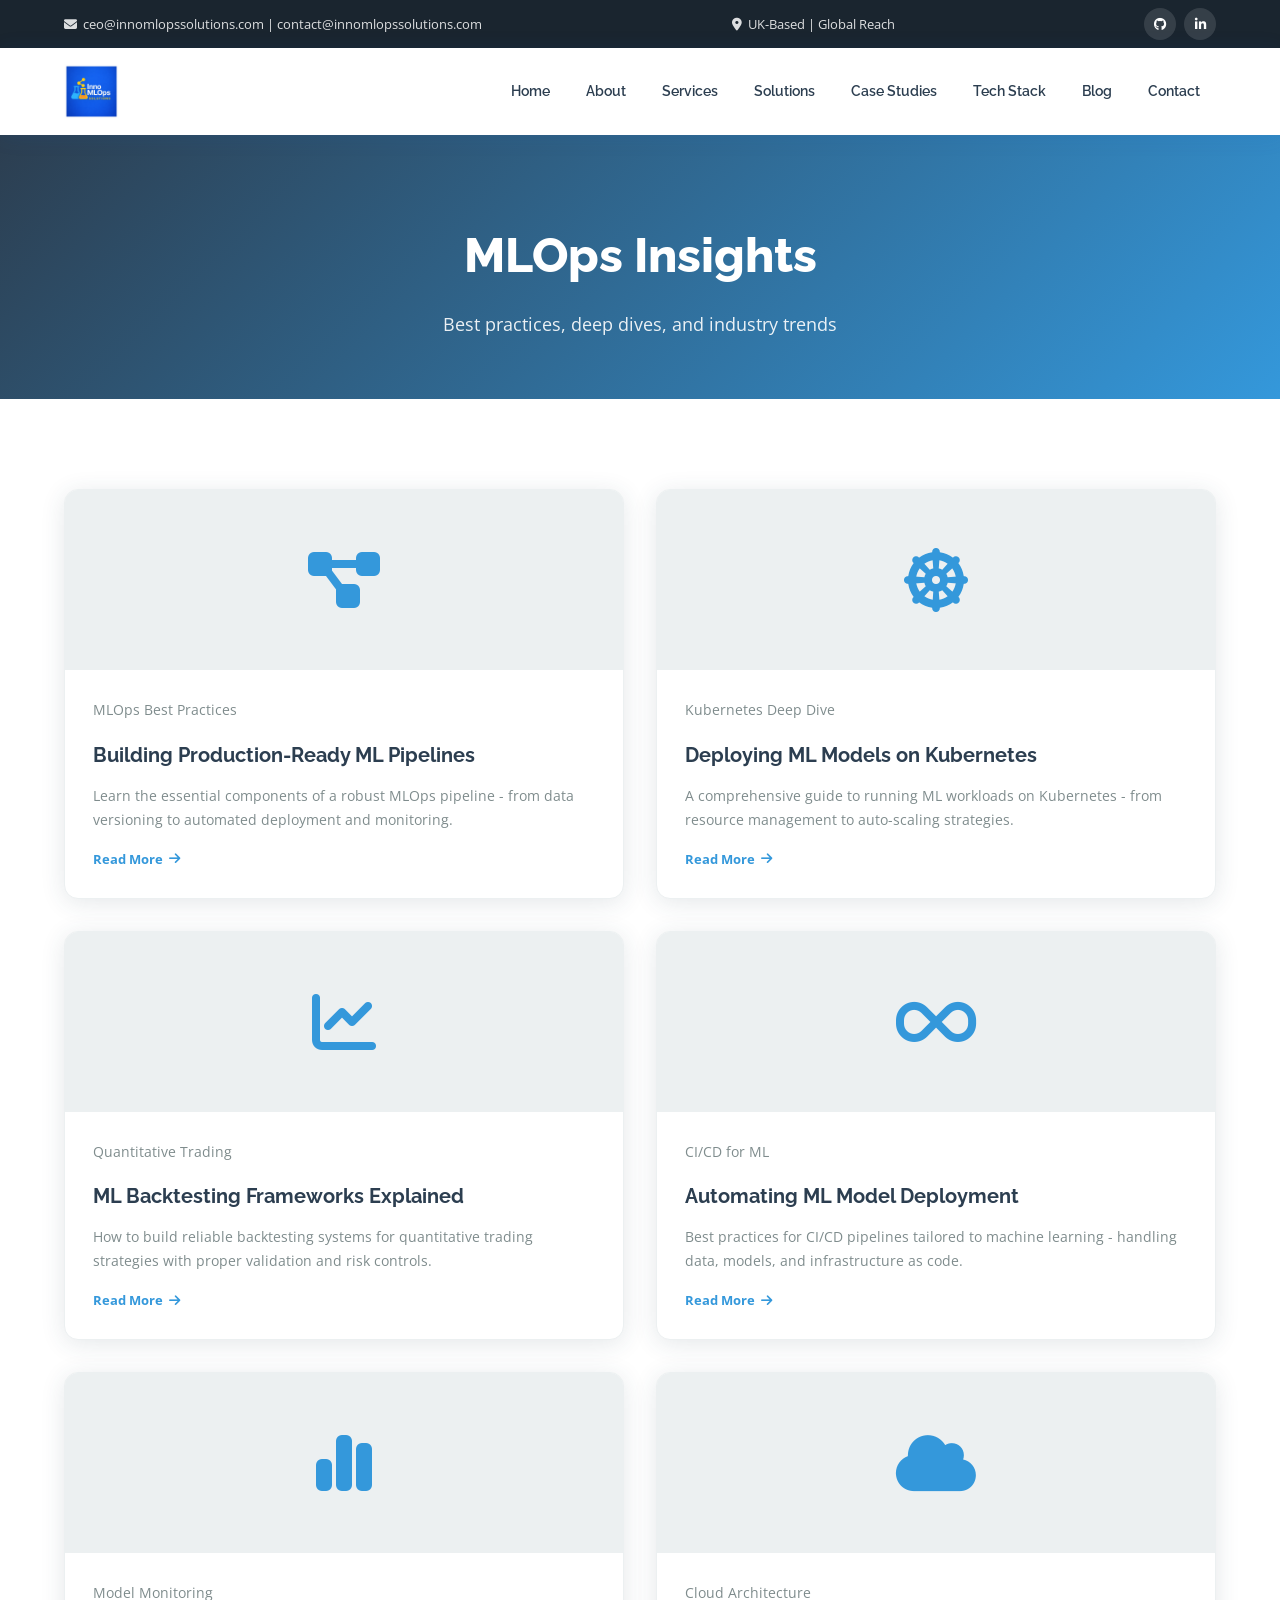
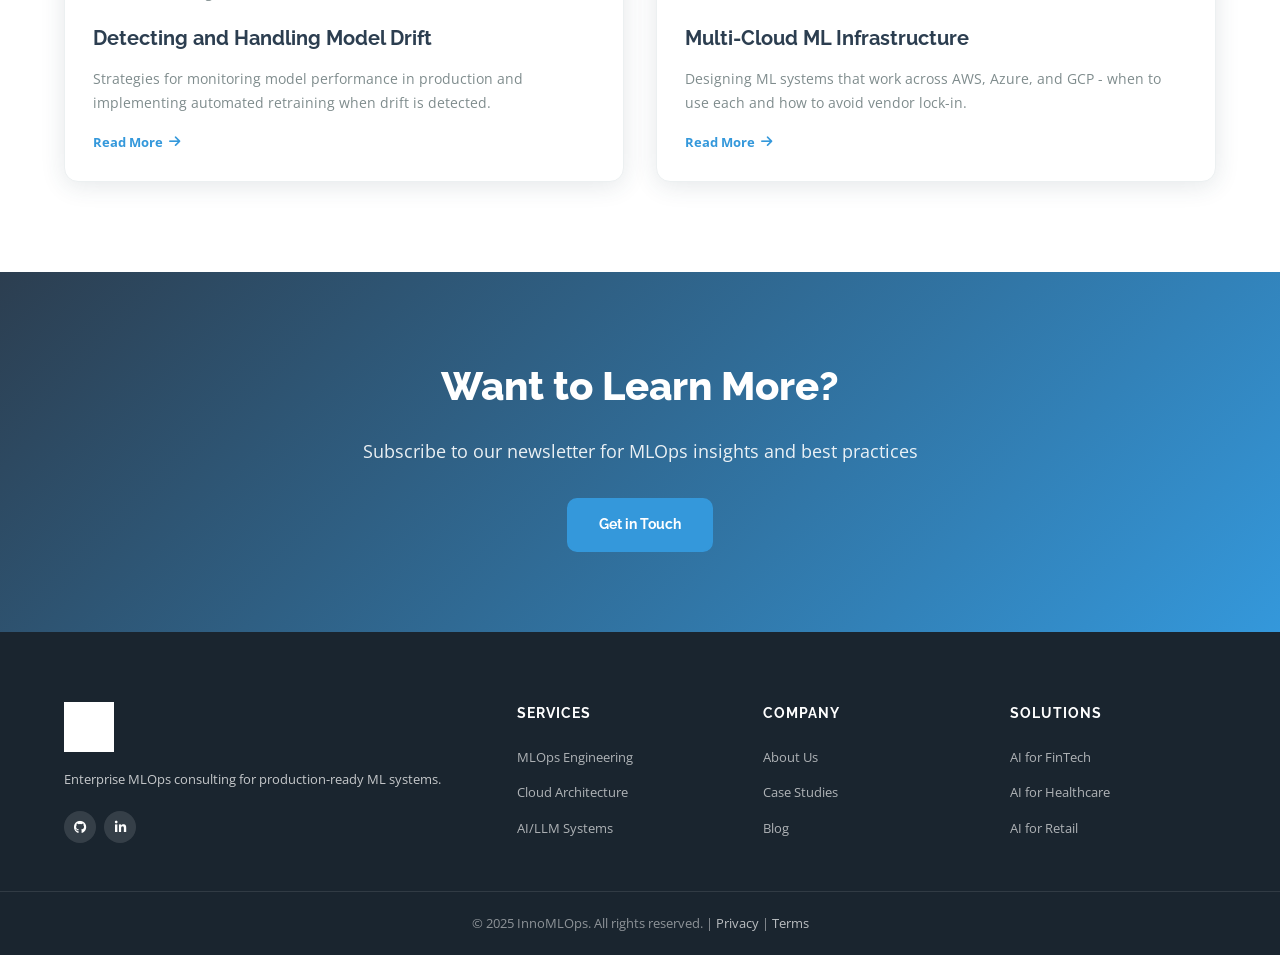
<file: blog.html>
<!DOCTYPE html>
<html lang="en">
<head>
  <meta charset="UTF-8" />
  <meta name="viewport" content="width=device-width, initial-scale=1.0" />
  <title>Blog – InnoMLOps</title>
  <link rel="stylesheet" href="css/style.css" />
  <link rel="preconnect" href="https://fonts.googleapis.com" />
  <link href="https://fonts.googleapis.com/css2?family=Raleway:wght@400;600;700;800&family=Open+Sans:wght@400;600&display=swap" rel="stylesheet" />
  <link rel="stylesheet" href="https://cdnjs.cloudflare.com/ajax/libs/font-awesome/6.5.0/css/all.min.css" />
</head>
<body>
  <div class="topbar">
    <div class="container topbar-inner">
      <span><i class="fa fa-envelope"></i> ceo@innomlopssolutions.com | contact@innomlopssolutions.com</span>
      <span><i class="fa fa-map-marker-alt"></i> UK-Based | Global Reach</span>
      <div class="social-icons">
        <a href="https://github.com" target="_blank"><i class="fab fa-github"></i></a>
        <a href="https://www.linkedin.com/company/innomlops-solutions/" target="_blank"><i class="fab fa-linkedin-in"></i></a>
      </div>
    </div>
  </div>
  <header id="header">
    <div class="container header-inner">
      <a href="index.html" class="logo"><img src="InnoMLOps.png" alt="InnoMLOps" class="logo-img" /></a>
      <button class="nav-toggle" id="navToggle"><i class="fa fa-bars"></i></button>
      <nav id="mainNav">
        <ul>
          <li><a href="index.html">Home</a></li>
          <li><a href="about.html">About</a></li>
          <li><a href="services.html">Services</a></li>
          <li><a href="solutions.html">Solutions</a></li>
          <li><a href="case-studies.html">Case Studies</a></li>
          <li><a href="tech-stack.html">Tech Stack</a></li>
          <li><a href="blog.html" class="active">Blog</a></li>
          <li><a href="index.html#contact">Contact</a></li>
        </ul>
      </nav>
    </div>
  </header>

  <section class="page-hero">
    <div class="container">
      <h1>MLOps Insights</h1>
      <p>Best practices, deep dives, and industry trends</p>
    </div>
  </section>

  <section class="section">
    <div class="container">
      <div class="blog-grid">
        <div class="blog-card">
          <div class="blog-header">
            <i class="fa fa-diagram-project"></i>
          </div>
          <div class="blog-body">
            <p class="blog-meta">MLOps Best Practices</p>
            <h3>Building Production-Ready ML Pipelines</h3>
            <p>Learn the essential components of a robust MLOps pipeline - from data versioning to automated deployment and monitoring.</p>
            <a href="#" class="card-link">Read More <i class="fa fa-arrow-right"></i></a>
          </div>
        </div>

        <div class="blog-card">
          <div class="blog-header">
            <i class="fa fa-dharmachakra"></i>
          </div>
          <div class="blog-body">
            <p class="blog-meta">Kubernetes Deep Dive</p>
            <h3>Deploying ML Models on Kubernetes</h3>
            <p>A comprehensive guide to running ML workloads on Kubernetes - from resource management to auto-scaling strategies.</p>
            <a href="#" class="card-link">Read More <i class="fa fa-arrow-right"></i></a>
          </div>
        </div>

        <div class="blog-card">
          <div class="blog-header">
            <i class="fa fa-chart-line"></i>
          </div>
          <div class="blog-body">
            <p class="blog-meta">Quantitative Trading</p>
            <h3>ML Backtesting Frameworks Explained</h3>
            <p>How to build reliable backtesting systems for quantitative trading strategies with proper validation and risk controls.</p>
            <a href="#" class="card-link">Read More <i class="fa fa-arrow-right"></i></a>
          </div>
        </div>

        <div class="blog-card">
          <div class="blog-header">
            <i class="fa fa-infinity"></i>
          </div>
          <div class="blog-body">
            <p class="blog-meta">CI/CD for ML</p>
            <h3>Automating ML Model Deployment</h3>
            <p>Best practices for CI/CD pipelines tailored to machine learning - handling data, models, and infrastructure as code.</p>
            <a href="#" class="card-link">Read More <i class="fa fa-arrow-right"></i></a>
          </div>
        </div>

        <div class="blog-card">
          <div class="blog-header">
            <i class="fa fa-chart-simple"></i>
          </div>
          <div class="blog-body">
            <p class="blog-meta">Model Monitoring</p>
            <h3>Detecting and Handling Model Drift</h3>
            <p>Strategies for monitoring model performance in production and implementing automated retraining when drift is detected.</p>
            <a href="#" class="card-link">Read More <i class="fa fa-arrow-right"></i></a>
          </div>
        </div>

        <div class="blog-card">
          <div class="blog-header">
            <i class="fa fa-cloud"></i>
          </div>
          <div class="blog-body">
            <p class="blog-meta">Cloud Architecture</p>
            <h3>Multi-Cloud ML Infrastructure</h3>
            <p>Designing ML systems that work across AWS, Azure, and GCP - when to use each and how to avoid vendor lock-in.</p>
            <a href="#" class="card-link">Read More <i class="fa fa-arrow-right"></i></a>
          </div>
        </div>
      </div>
    </div>
  </section>

  <section class="cta-section">
    <div class="container">
      <h2>Want to Learn More?</h2>
      <p>Subscribe to our newsletter for MLOps insights and best practices</p>
      <a href="index.html#contact" class="btn btn-primary">Get in Touch</a>
    </div>
  </section>

  <footer class="footer">
    <div class="container footer-inner">
      <div class="footer-col">
        <a href="index.html" class="logo logo-light"><img src="InnoMLOps.png" alt="InnoMLOps" class="logo-img-footer" /></a>
        <p>Enterprise MLOps consulting for production-ready ML systems.</p>
        <div class="social-icons">
          <a href="https://github.com" target="_blank"><i class="fab fa-github"></i></a>
          <a href="https://www.linkedin.com/company/innomlops-solutions/" target="_blank"><i class="fab fa-linkedin-in"></i></a>
        </div>
      </div>
      <div class="footer-col">
        <h4>Services</h4>
        <ul>
          <li><a href="services.html#mlops">MLOps Engineering</a></li>
          <li><a href="services.html#cloud">Cloud Architecture</a></li>
          <li><a href="services.html#ai">AI/LLM Systems</a></li>
        </ul>
      </div>
      <div class="footer-col">
        <h4>Company</h4>
        <ul>
          <li><a href="about.html">About Us</a></li>
          <li><a href="case-studies.html">Case Studies</a></li>
          <li><a href="blog.html">Blog</a></li>
        </ul>
      </div>
      <div class="footer-col">
        <h4>Solutions</h4>
        <ul>
          <li><a href="solutions.html#fintech">AI for FinTech</a></li>
          <li><a href="solutions.html#healthcare">AI for Healthcare</a></li>
          <li><a href="solutions.html#retail">AI for Retail</a></li>
        </ul>
      </div>
    </div>
    <div class="footer-bottom">
      <div class="container">
        <p>&copy; 2025 InnoMLOps. All rights reserved. | <a href="privacy.html">Privacy</a> | <a href="terms.html">Terms</a></p>
      </div>
    </div>
  </footer>
  <script src="js/main.js"></script>
</body>
</html>
</file>
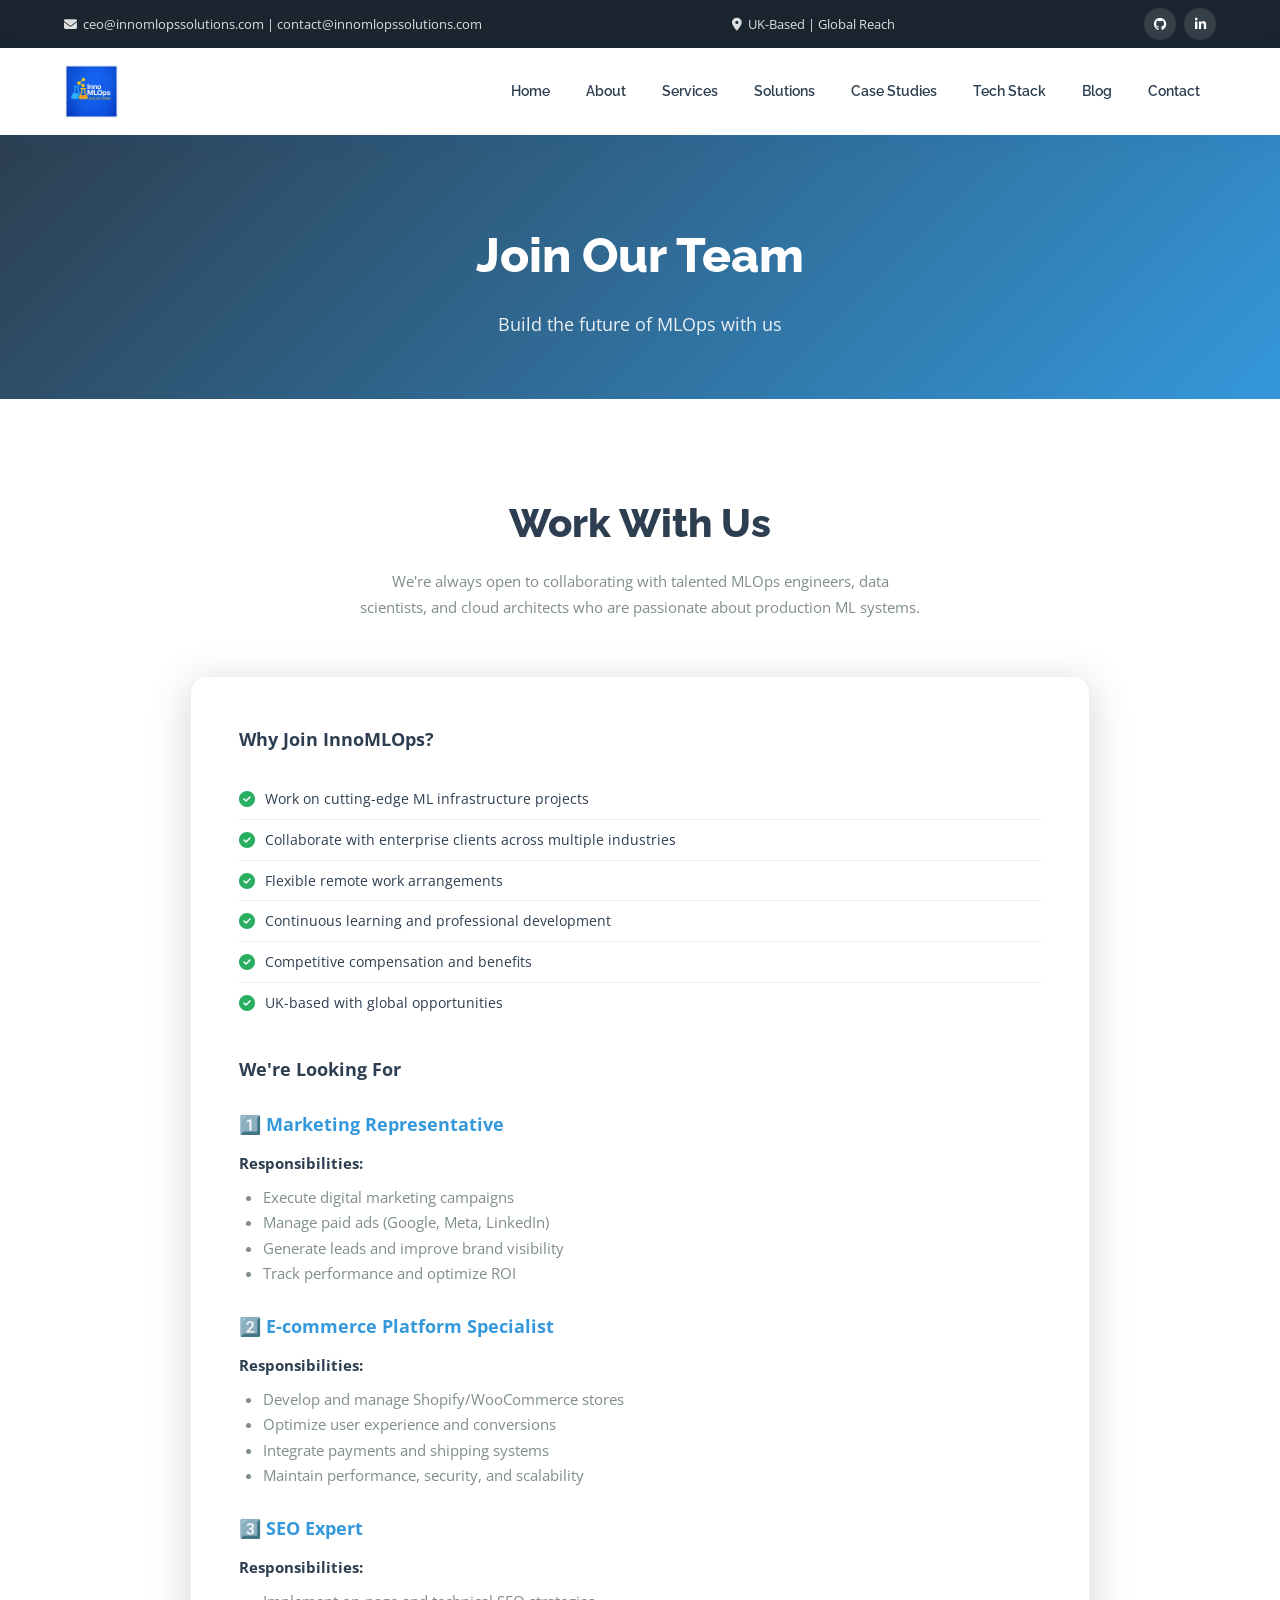
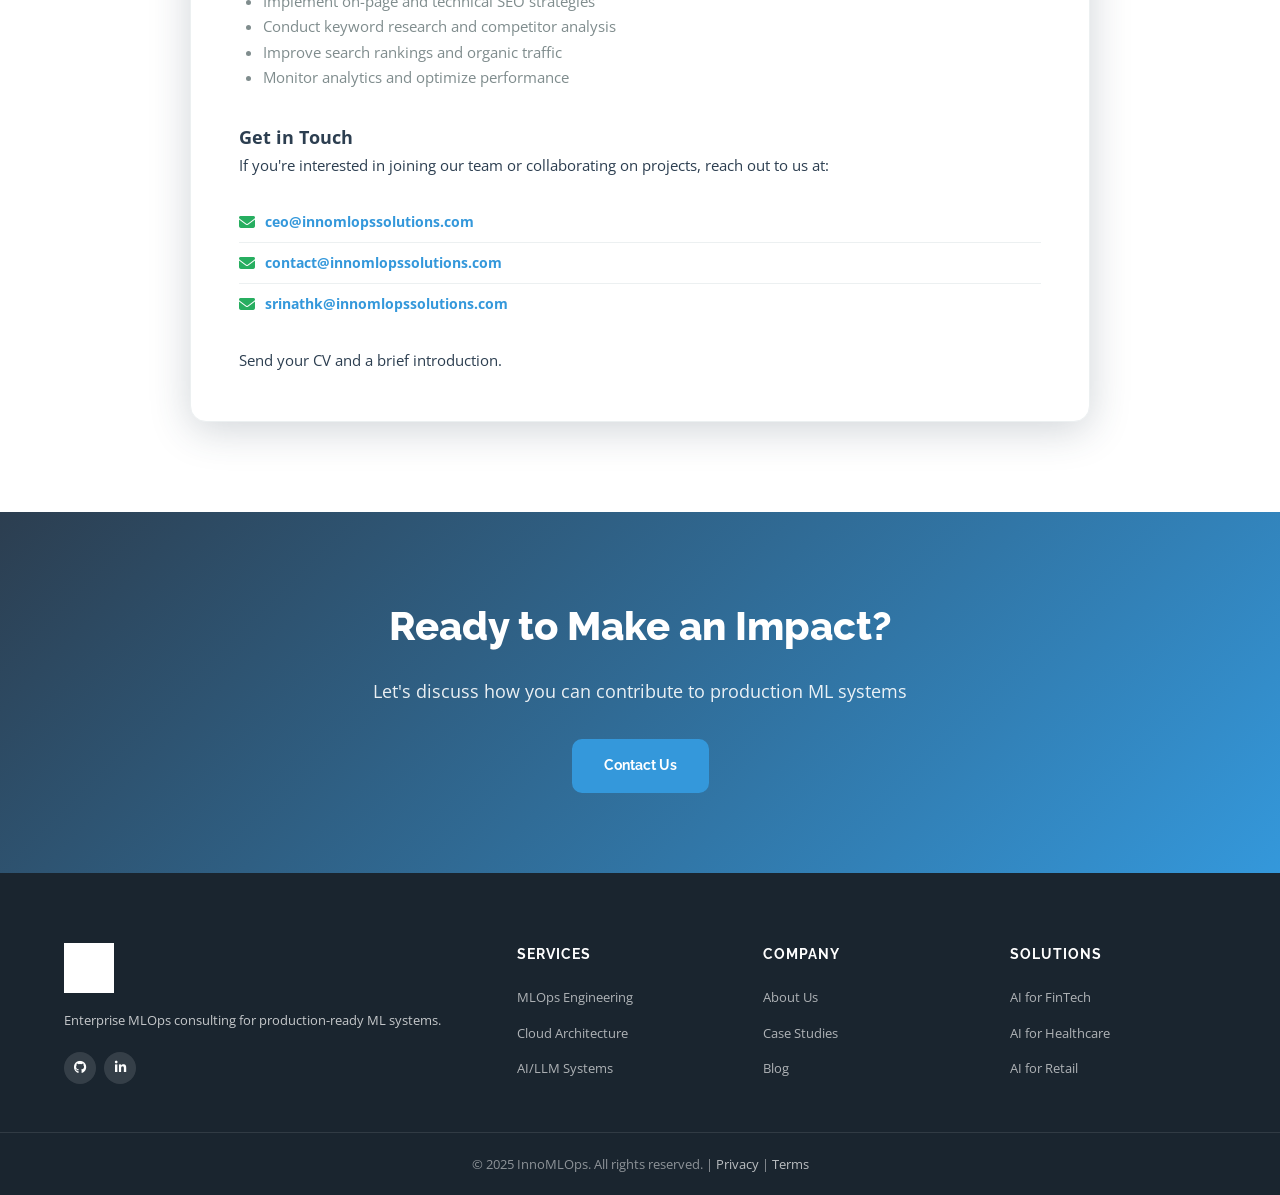
<file: careers.html>
<!DOCTYPE html>
<html lang="en">
<head>
  <meta charset="UTF-8" />
  <meta name="viewport" content="width=device-width, initial-scale=1.0" />
  <title>Careers – InnoMLOps</title>
  <link rel="stylesheet" href="css/style.css" />
  <link rel="preconnect" href="https://fonts.googleapis.com" />
  <link href="https://fonts.googleapis.com/css2?family=Raleway:wght@400;600;700;800&family=Open+Sans:wght@400;600&display=swap" rel="stylesheet" />
  <link rel="stylesheet" href="https://cdnjs.cloudflare.com/ajax/libs/font-awesome/6.5.0/css/all.min.css" />
</head>
<body>
  <div class="topbar">
    <div class="container topbar-inner">
      <span><i class="fa fa-envelope"></i> ceo@innomlopssolutions.com | contact@innomlopssolutions.com</span>
      <span><i class="fa fa-map-marker-alt"></i> UK-Based | Global Reach</span>
      <div class="social-icons">
        <a href="https://github.com" target="_blank"><i class="fab fa-github"></i></a>
        <a href="https://www.linkedin.com/company/innomlops-solutions/" target="_blank"><i class="fab fa-linkedin-in"></i></a>
      </div>
    </div>
  </div>
  <header id="header">
    <div class="container header-inner">
      <a href="index.html" class="logo"><img src="InnoMLOps.png" alt="InnoMLOps" class="logo-img" /></a>
      <button class="nav-toggle" id="navToggle"><i class="fa fa-bars"></i></button>
      <nav id="mainNav">
        <ul>
          <li><a href="index.html">Home</a></li>
          <li><a href="about.html">About</a></li>
          <li><a href="services.html">Services</a></li>
          <li><a href="solutions.html">Solutions</a></li>
          <li><a href="case-studies.html">Case Studies</a></li>
          <li><a href="tech-stack.html">Tech Stack</a></li>
          <li><a href="blog.html">Blog</a></li>
          <li><a href="index.html#contact">Contact</a></li>
        </ul>
      </nav>
    </div>
  </header>

  <section class="page-hero">
    <div class="container">
      <h1>Join Our Team</h1>
      <p>Build the future of MLOps with us</p>
    </div>
  </section>

  <section class="section">
    <div class="container">
      <div class="section-header">
        <h2>Work With Us</h2>
        <p class="section-sub">We're always open to collaborating with talented MLOps engineers, data scientists, and cloud architects who are passionate about production ML systems.</p>
      </div>
      
      <div class="founder-card">
        <h3>Why Join InnoMLOps?</h3>
        <ul class="check-list">
          <li><i class="fa fa-circle-check"></i> Work on cutting-edge ML infrastructure projects</li>
          <li><i class="fa fa-circle-check"></i> Collaborate with enterprise clients across multiple industries</li>
          <li><i class="fa fa-circle-check"></i> Flexible remote work arrangements</li>
          <li><i class="fa fa-circle-check"></i> Continuous learning and professional development</li>
          <li><i class="fa fa-circle-check"></i> Competitive compensation and benefits</li>
          <li><i class="fa fa-circle-check"></i> UK-based with global opportunities</li>
        </ul>
        
        <h3 style="margin-top: 32px;">We're Looking For</h3>
        
        <div style="margin-top: 24px;">
          <h4 style="color: var(--secondary); font-size: 18px; margin-bottom: 12px;">1️⃣ Marketing Representative</h4>
          <p style="margin-bottom: 8px;"><strong>Responsibilities:</strong></p>
          <ul style="list-style: disc; margin-left: 24px; color: var(--grey-text); margin-bottom: 20px;">
            <li>Execute digital marketing campaigns</li>
            <li>Manage paid ads (Google, Meta, LinkedIn)</li>
            <li>Generate leads and improve brand visibility</li>
            <li>Track performance and optimize ROI</li>
          </ul>
        </div>

        <div style="margin-top: 24px;">
          <h4 style="color: var(--secondary); font-size: 18px; margin-bottom: 12px;">2️⃣ E-commerce Platform Specialist</h4>
          <p style="margin-bottom: 8px;"><strong>Responsibilities:</strong></p>
          <ul style="list-style: disc; margin-left: 24px; color: var(--grey-text); margin-bottom: 20px;">
            <li>Develop and manage Shopify/WooCommerce stores</li>
            <li>Optimize user experience and conversions</li>
            <li>Integrate payments and shipping systems</li>
            <li>Maintain performance, security, and scalability</li>
          </ul>
        </div>

        <div style="margin-top: 24px;">
          <h4 style="color: var(--secondary); font-size: 18px; margin-bottom: 12px;">3️⃣ SEO Expert</h4>
          <p style="margin-bottom: 8px;"><strong>Responsibilities:</strong></p>
          <ul style="list-style: disc; margin-left: 24px; color: var(--grey-text); margin-bottom: 20px;">
            <li>Implement on-page and technical SEO strategies</li>
            <li>Conduct keyword research and competitor analysis</li>
            <li>Improve search rankings and organic traffic</li>
            <li>Monitor analytics and optimize performance</li>
          </ul>
        </div>
        
        <h3 style="margin-top: 32px;">Get in Touch</h3>
        <p>If you're interested in joining our team or collaborating on projects, reach out to us at:</p>
        <ul class="check-list">
          <li><i class="fa fa-envelope"></i> <strong><a href="mailto:ceo@innomlopssolutions.com">ceo@innomlopssolutions.com</a></strong></li>
          <li><i class="fa fa-envelope"></i> <strong><a href="mailto:contact@innomlopssolutions.com">contact@innomlopssolutions.com</a></strong></li>
          <li><i class="fa fa-envelope"></i> <strong><a href="mailto:srinathk@innomlopssolutions.com">srinathk@innomlopssolutions.com</a></strong></li>
        </ul>
        <p>Send your CV and a brief introduction.</p>
      </div>
    </div>
  </section>

  <section class="cta-section">
    <div class="container">
      <h2>Ready to Make an Impact?</h2>
      <p>Let's discuss how you can contribute to production ML systems</p>
      <a href="index.html#contact" class="btn btn-primary">Contact Us</a>
    </div>
  </section>

  <footer class="footer">
    <div class="container footer-inner">
      <div class="footer-col">
        <a href="index.html" class="logo logo-light"><img src="InnoMLOps.png" alt="InnoMLOps" class="logo-img-footer" /></a>
        <p>Enterprise MLOps consulting for production-ready ML systems.</p>
        <div class="social-icons">
          <a href="https://github.com" target="_blank"><i class="fab fa-github"></i></a>
          <a href="https://www.linkedin.com/company/innomlops-solutions/" target="_blank"><i class="fab fa-linkedin-in"></i></a>
        </div>
      </div>
      <div class="footer-col">
        <h4>Services</h4>
        <ul>
          <li><a href="services.html#mlops">MLOps Engineering</a></li>
          <li><a href="services.html#cloud">Cloud Architecture</a></li>
          <li><a href="services.html#ai">AI/LLM Systems</a></li>
        </ul>
      </div>
      <div class="footer-col">
        <h4>Company</h4>
        <ul>
          <li><a href="about.html">About Us</a></li>
          <li><a href="case-studies.html">Case Studies</a></li>
          <li><a href="blog.html">Blog</a></li>
        </ul>
      </div>
      <div class="footer-col">
        <h4>Solutions</h4>
        <ul>
          <li><a href="solutions.html#fintech">AI for FinTech</a></li>
          <li><a href="solutions.html#healthcare">AI for Healthcare</a></li>
          <li><a href="solutions.html#retail">AI for Retail</a></li>
        </ul>
      </div>
    </div>
    <div class="footer-bottom">
      <div class="container">
        <p>&copy; 2025 InnoMLOps. All rights reserved. | <a href="privacy.html">Privacy</a> | <a href="terms.html">Terms</a></p>
      </div>
    </div>
  </footer>
  <script src="js/main.js"></script>
</body>
</html>
</file>
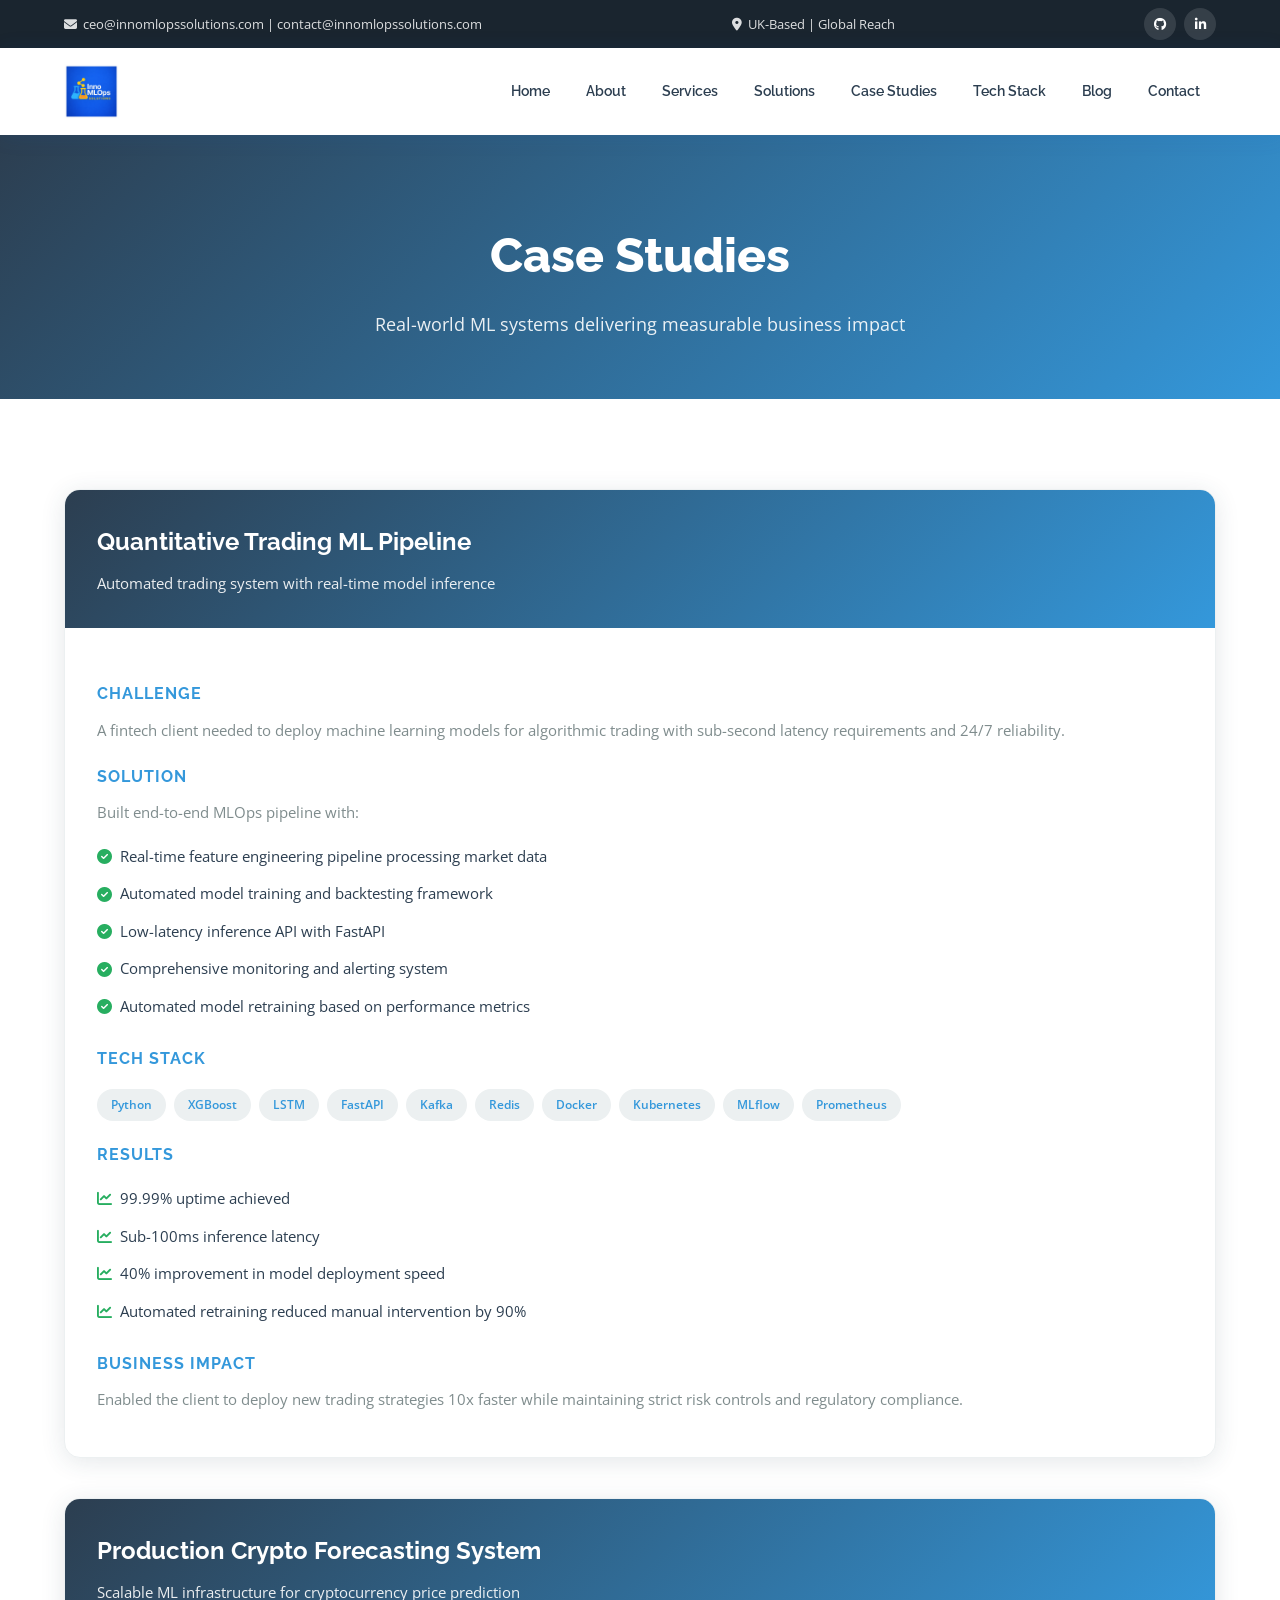
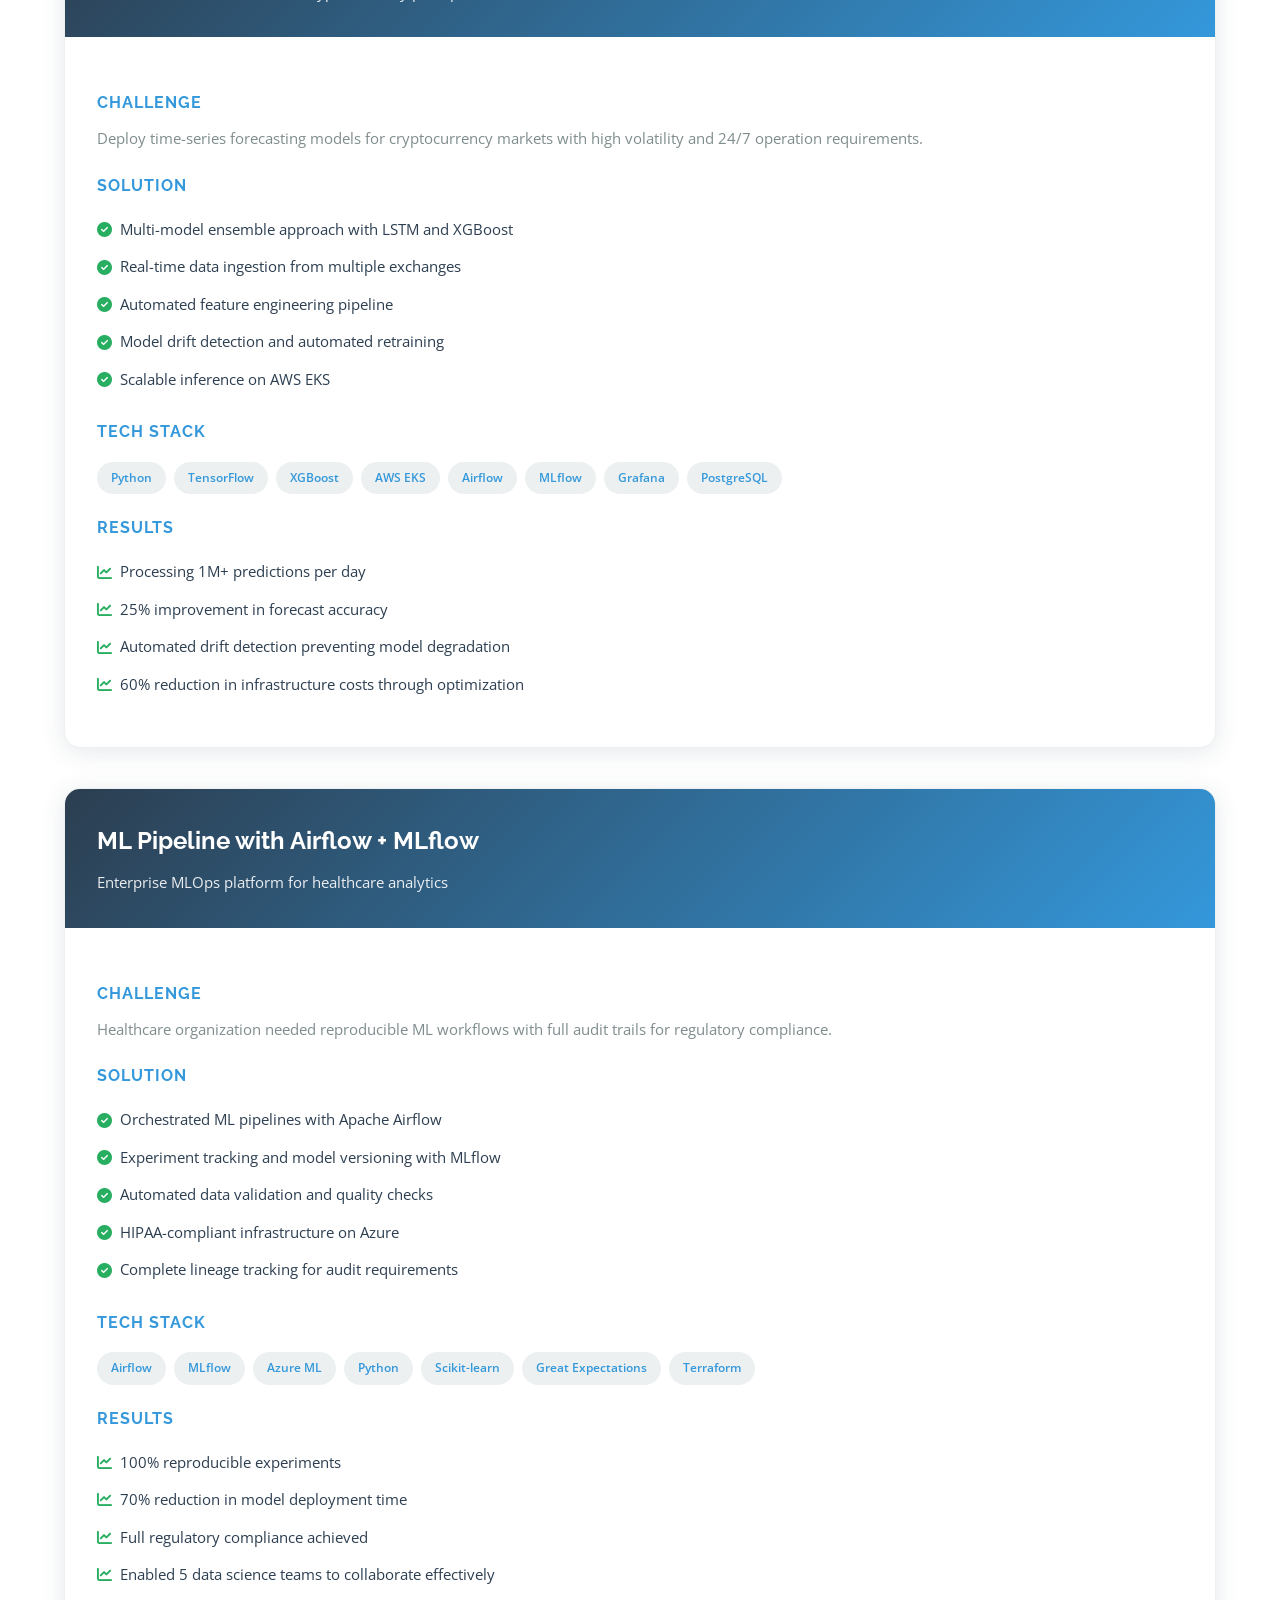
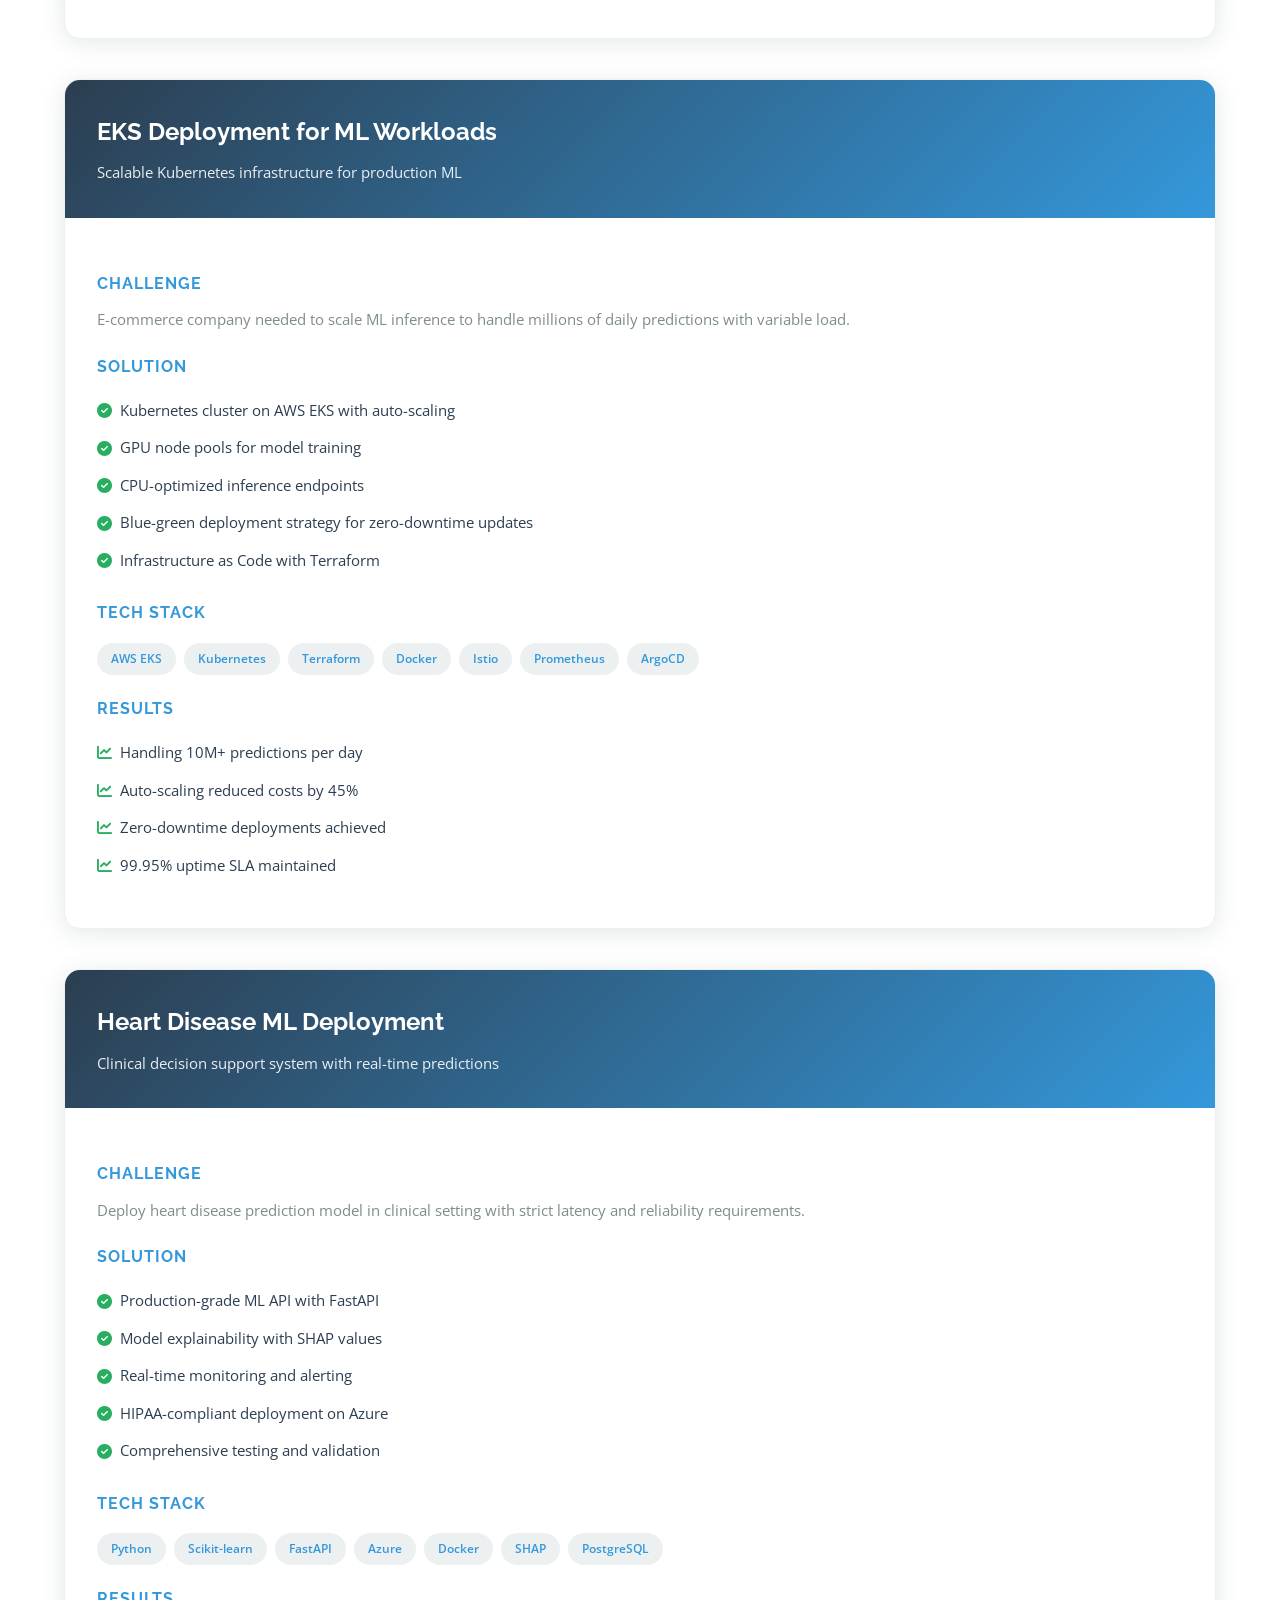
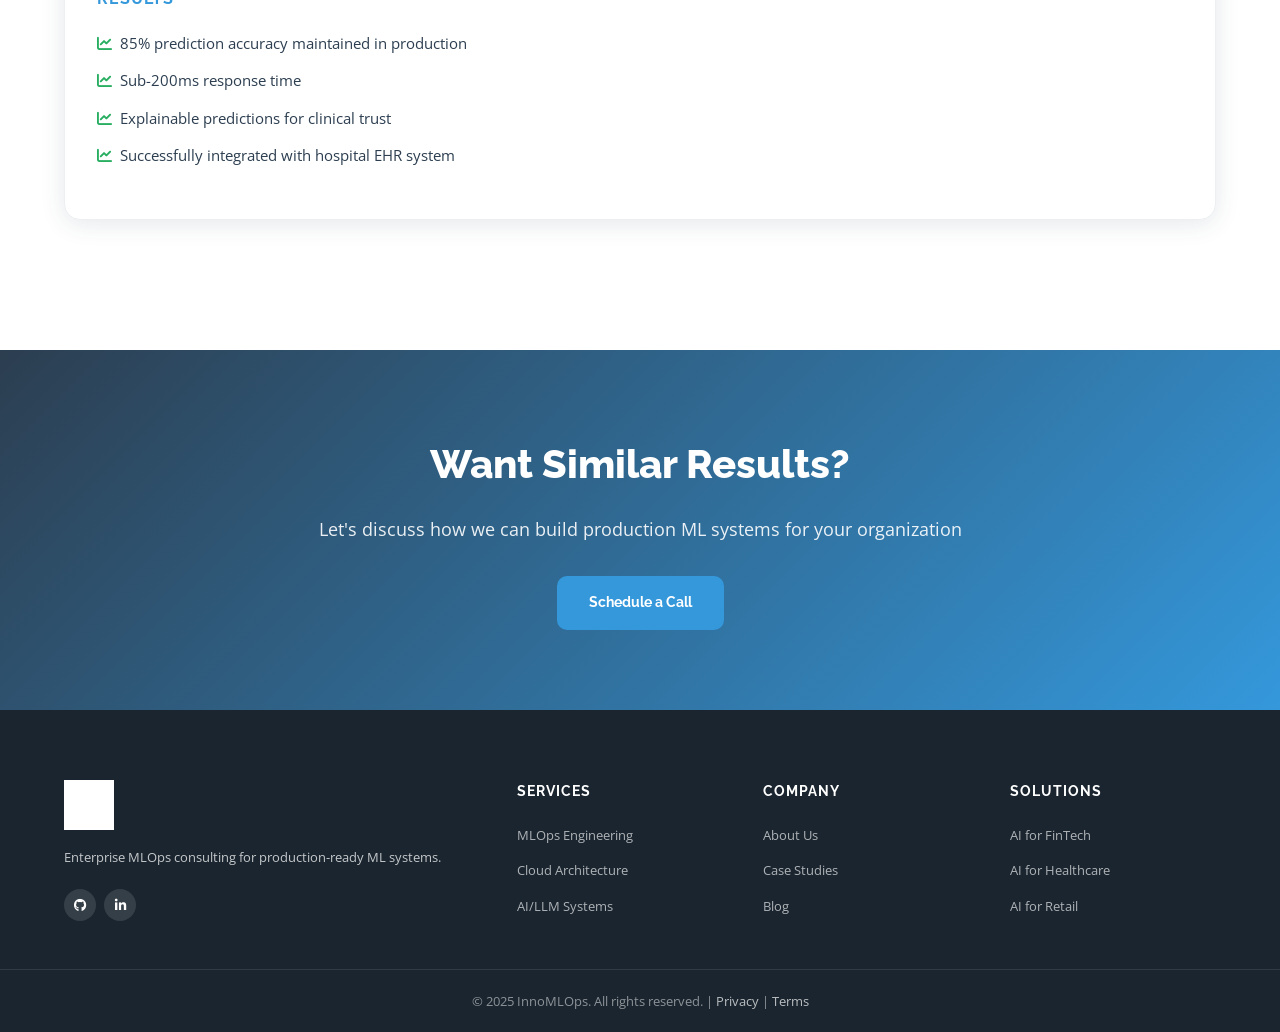
<file: case-studies.html>
<!DOCTYPE html>
<html lang="en">
<head>
  <meta charset="UTF-8" />
  <meta name="viewport" content="width=device-width, initial-scale=1.0" />
  <title>Case Studies – InnoMLOps</title>
  <link rel="stylesheet" href="css/style.css" />
  <link rel="preconnect" href="https://fonts.googleapis.com" />
  <link href="https://fonts.googleapis.com/css2?family=Raleway:wght@400;600;700;800&family=Open+Sans:wght@400;600&display=swap" rel="stylesheet" />
  <link rel="stylesheet" href="https://cdnjs.cloudflare.com/ajax/libs/font-awesome/6.5.0/css/all.min.css" />
</head>
<body>
  <div class="topbar">
    <div class="container topbar-inner">
      <span><i class="fa fa-envelope"></i> ceo@innomlopssolutions.com | contact@innomlopssolutions.com</span>
      <span><i class="fa fa-map-marker-alt"></i> UK-Based | Global Reach</span>
      <div class="social-icons">
        <a href="https://github.com" target="_blank"><i class="fab fa-github"></i></a>
        <a href="https://www.linkedin.com/company/innomlops-solutions/" target="_blank"><i class="fab fa-linkedin-in"></i></a>
      </div>
    </div>
  </div>
  <header id="header">
    <div class="container header-inner">
      <a href="index.html" class="logo"><img src="InnoMLOps.png" alt="InnoMLOps" class="logo-img" /></a>
      <button class="nav-toggle" id="navToggle"><i class="fa fa-bars"></i></button>
      <nav id="mainNav">
        <ul>
          <li><a href="index.html">Home</a></li>
          <li><a href="about.html">About</a></li>
          <li><a href="services.html">Services</a></li>
          <li><a href="solutions.html">Solutions</a></li>
          <li><a href="case-studies.html" class="active">Case Studies</a></li>
          <li><a href="tech-stack.html">Tech Stack</a></li>
          <li><a href="blog.html">Blog</a></li>
          <li><a href="index.html#contact">Contact</a></li>
        </ul>
      </nav>
    </div>
  </header>

  <section class="page-hero">
    <div class="container">
      <h1>Case Studies</h1>
      <p>Real-world ML systems delivering measurable business impact</p>
    </div>
  </section>

  <section class="section">
    <div class="container">
      <div class="case-study-card">
        <div class="case-study-header">
          <h3>Quantitative Trading ML Pipeline</h3>
          <p>Automated trading system with real-time model inference</p>
        </div>
        <div class="case-study-body">
          <h4>Challenge</h4>
          <p>A fintech client needed to deploy machine learning models for algorithmic trading with sub-second latency requirements and 24/7 reliability.</p>
          
          <h4>Solution</h4>
          <p>Built end-to-end MLOps pipeline with:</p>
          <ul>
            <li><i class="fa fa-check-circle"></i> Real-time feature engineering pipeline processing market data</li>
            <li><i class="fa fa-check-circle"></i> Automated model training and backtesting framework</li>
            <li><i class="fa fa-check-circle"></i> Low-latency inference API with FastAPI</li>
            <li><i class="fa fa-check-circle"></i> Comprehensive monitoring and alerting system</li>
            <li><i class="fa fa-check-circle"></i> Automated model retraining based on performance metrics</li>
          </ul>

          <h4>Tech Stack</h4>
          <div class="tech-stack-tags">
            <span class="tech-tag">Python</span>
            <span class="tech-tag">XGBoost</span>
            <span class="tech-tag">LSTM</span>
            <span class="tech-tag">FastAPI</span>
            <span class="tech-tag">Kafka</span>
            <span class="tech-tag">Redis</span>
            <span class="tech-tag">Docker</span>
            <span class="tech-tag">Kubernetes</span>
            <span class="tech-tag">MLflow</span>
            <span class="tech-tag">Prometheus</span>
          </div>

          <h4>Results</h4>
          <ul>
            <li><i class="fa fa-chart-line"></i> 99.99% uptime achieved</li>
            <li><i class="fa fa-chart-line"></i> Sub-100ms inference latency</li>
            <li><i class="fa fa-chart-line"></i> 40% improvement in model deployment speed</li>
            <li><i class="fa fa-chart-line"></i> Automated retraining reduced manual intervention by 90%</li>
          </ul>

          <h4>Business Impact</h4>
          <p>Enabled the client to deploy new trading strategies 10x faster while maintaining strict risk controls and regulatory compliance.</p>
        </div>
      </div>

      <div class="case-study-card">
        <div class="case-study-header">
          <h3>Production Crypto Forecasting System</h3>
          <p>Scalable ML infrastructure for cryptocurrency price prediction</p>
        </div>
        <div class="case-study-body">
          <h4>Challenge</h4>
          <p>Deploy time-series forecasting models for cryptocurrency markets with high volatility and 24/7 operation requirements.</p>
          
          <h4>Solution</h4>
          <ul>
            <li><i class="fa fa-check-circle"></i> Multi-model ensemble approach with LSTM and XGBoost</li>
            <li><i class="fa fa-check-circle"></i> Real-time data ingestion from multiple exchanges</li>
            <li><i class="fa fa-check-circle"></i> Automated feature engineering pipeline</li>
            <li><i class="fa fa-check-circle"></i> Model drift detection and automated retraining</li>
            <li><i class="fa fa-check-circle"></i> Scalable inference on AWS EKS</li>
          </ul>

          <h4>Tech Stack</h4>
          <div class="tech-stack-tags">
            <span class="tech-tag">Python</span>
            <span class="tech-tag">TensorFlow</span>
            <span class="tech-tag">XGBoost</span>
            <span class="tech-tag">AWS EKS</span>
            <span class="tech-tag">Airflow</span>
            <span class="tech-tag">MLflow</span>
            <span class="tech-tag">Grafana</span>
            <span class="tech-tag">PostgreSQL</span>
          </div>

          <h4>Results</h4>
          <ul>
            <li><i class="fa fa-chart-line"></i> Processing 1M+ predictions per day</li>
            <li><i class="fa fa-chart-line"></i> 25% improvement in forecast accuracy</li>
            <li><i class="fa fa-chart-line"></i> Automated drift detection preventing model degradation</li>
            <li><i class="fa fa-chart-line"></i> 60% reduction in infrastructure costs through optimization</li>
          </ul>
        </div>
      </div>

      <div class="case-study-card">
        <div class="case-study-header">
          <h3>ML Pipeline with Airflow + MLflow</h3>
          <p>Enterprise MLOps platform for healthcare analytics</p>
        </div>
        <div class="case-study-body">
          <h4>Challenge</h4>
          <p>Healthcare organization needed reproducible ML workflows with full audit trails for regulatory compliance.</p>
          
          <h4>Solution</h4>
          <ul>
            <li><i class="fa fa-check-circle"></i> Orchestrated ML pipelines with Apache Airflow</li>
            <li><i class="fa fa-check-circle"></i> Experiment tracking and model versioning with MLflow</li>
            <li><i class="fa fa-check-circle"></i> Automated data validation and quality checks</li>
            <li><i class="fa fa-check-circle"></i> HIPAA-compliant infrastructure on Azure</li>
            <li><i class="fa fa-check-circle"></i> Complete lineage tracking for audit requirements</li>
          </ul>

          <h4>Tech Stack</h4>
          <div class="tech-stack-tags">
            <span class="tech-tag">Airflow</span>
            <span class="tech-tag">MLflow</span>
            <span class="tech-tag">Azure ML</span>
            <span class="tech-tag">Python</span>
            <span class="tech-tag">Scikit-learn</span>
            <span class="tech-tag">Great Expectations</span>
            <span class="tech-tag">Terraform</span>
          </div>

          <h4>Results</h4>
          <ul>
            <li><i class="fa fa-chart-line"></i> 100% reproducible experiments</li>
            <li><i class="fa fa-chart-line"></i> 70% reduction in model deployment time</li>
            <li><i class="fa fa-chart-line"></i> Full regulatory compliance achieved</li>
            <li><i class="fa fa-chart-line"></i> Enabled 5 data science teams to collaborate effectively</li>
          </ul>
        </div>
      </div>

      <div class="case-study-card">
        <div class="case-study-header">
          <h3>EKS Deployment for ML Workloads</h3>
          <p>Scalable Kubernetes infrastructure for production ML</p>
        </div>
        <div class="case-study-body">
          <h4>Challenge</h4>
          <p>E-commerce company needed to scale ML inference to handle millions of daily predictions with variable load.</p>
          
          <h4>Solution</h4>
          <ul>
            <li><i class="fa fa-check-circle"></i> Kubernetes cluster on AWS EKS with auto-scaling</li>
            <li><i class="fa fa-check-circle"></i> GPU node pools for model training</li>
            <li><i class="fa fa-check-circle"></i> CPU-optimized inference endpoints</li>
            <li><i class="fa fa-check-circle"></i> Blue-green deployment strategy for zero-downtime updates</li>
            <li><i class="fa fa-check-circle"></i> Infrastructure as Code with Terraform</li>
          </ul>

          <h4>Tech Stack</h4>
          <div class="tech-stack-tags">
            <span class="tech-tag">AWS EKS</span>
            <span class="tech-tag">Kubernetes</span>
            <span class="tech-tag">Terraform</span>
            <span class="tech-tag">Docker</span>
            <span class="tech-tag">Istio</span>
            <span class="tech-tag">Prometheus</span>
            <span class="tech-tag">ArgoCD</span>
          </div>

          <h4>Results</h4>
          <ul>
            <li><i class="fa fa-chart-line"></i> Handling 10M+ predictions per day</li>
            <li><i class="fa fa-chart-line"></i> Auto-scaling reduced costs by 45%</li>
            <li><i class="fa fa-chart-line"></i> Zero-downtime deployments achieved</li>
            <li><i class="fa fa-chart-line"></i> 99.95% uptime SLA maintained</li>
          </ul>
        </div>
      </div>

      <div class="case-study-card">
        <div class="case-study-header">
          <h3>Heart Disease ML Deployment</h3>
          <p>Clinical decision support system with real-time predictions</p>
        </div>
        <div class="case-study-body">
          <h4>Challenge</h4>
          <p>Deploy heart disease prediction model in clinical setting with strict latency and reliability requirements.</p>
          
          <h4>Solution</h4>
          <ul>
            <li><i class="fa fa-check-circle"></i> Production-grade ML API with FastAPI</li>
            <li><i class="fa fa-check-circle"></i> Model explainability with SHAP values</li>
            <li><i class="fa fa-check-circle"></i> Real-time monitoring and alerting</li>
            <li><i class="fa fa-check-circle"></i> HIPAA-compliant deployment on Azure</li>
            <li><i class="fa fa-check-circle"></i> Comprehensive testing and validation</li>
          </ul>

          <h4>Tech Stack</h4>
          <div class="tech-stack-tags">
            <span class="tech-tag">Python</span>
            <span class="tech-tag">Scikit-learn</span>
            <span class="tech-tag">FastAPI</span>
            <span class="tech-tag">Azure</span>
            <span class="tech-tag">Docker</span>
            <span class="tech-tag">SHAP</span>
            <span class="tech-tag">PostgreSQL</span>
          </div>

          <h4>Results</h4>
          <ul>
            <li><i class="fa fa-chart-line"></i> 85% prediction accuracy maintained in production</li>
            <li><i class="fa fa-chart-line"></i> Sub-200ms response time</li>
            <li><i class="fa fa-chart-line"></i> Explainable predictions for clinical trust</li>
            <li><i class="fa fa-chart-line"></i> Successfully integrated with hospital EHR system</li>
          </ul>
        </div>
      </div>
    </div>
  </section>

  <section class="cta-section">
    <div class="container">
      <h2>Want Similar Results?</h2>
      <p>Let's discuss how we can build production ML systems for your organization</p>
      <a href="index.html#contact" class="btn btn-primary">Schedule a Call</a>
    </div>
  </section>

  <footer class="footer">
    <div class="container footer-inner">
      <div class="footer-col">
        <a href="index.html" class="logo logo-light"><img src="InnoMLOps.png" alt="InnoMLOps" class="logo-img-footer" /></a>
        <p>Enterprise MLOps consulting for production-ready ML systems.</p>
        <div class="social-icons">
          <a href="https://github.com" target="_blank"><i class="fab fa-github"></i></a>
          <a href="https://www.linkedin.com/company/innomlops-solutions/" target="_blank"><i class="fab fa-linkedin-in"></i></a>
        </div>
      </div>
      <div class="footer-col">
        <h4>Services</h4>
        <ul>
          <li><a href="services.html#mlops">MLOps Engineering</a></li>
          <li><a href="services.html#cloud">Cloud Architecture</a></li>
          <li><a href="services.html#ai">AI/LLM Systems</a></li>
        </ul>
      </div>
      <div class="footer-col">
        <h4>Company</h4>
        <ul>
          <li><a href="about.html">About Us</a></li>
          <li><a href="case-studies.html">Case Studies</a></li>
          <li><a href="blog.html">Blog</a></li>
        </ul>
      </div>
      <div class="footer-col">
        <h4>Solutions</h4>
        <ul>
          <li><a href="solutions.html#fintech">AI for FinTech</a></li>
          <li><a href="solutions.html#healthcare">AI for Healthcare</a></li>
          <li><a href="solutions.html#retail">AI for Retail</a></li>
        </ul>
      </div>
    </div>
    <div class="footer-bottom">
      <div class="container">
        <p>&copy; 2025 InnoMLOps. All rights reserved. | <a href="privacy.html">Privacy</a> | <a href="terms.html">Terms</a></p>
      </div>
    </div>
  </footer>
  <script src="js/main.js"></script>
</body>
</html>
</file>
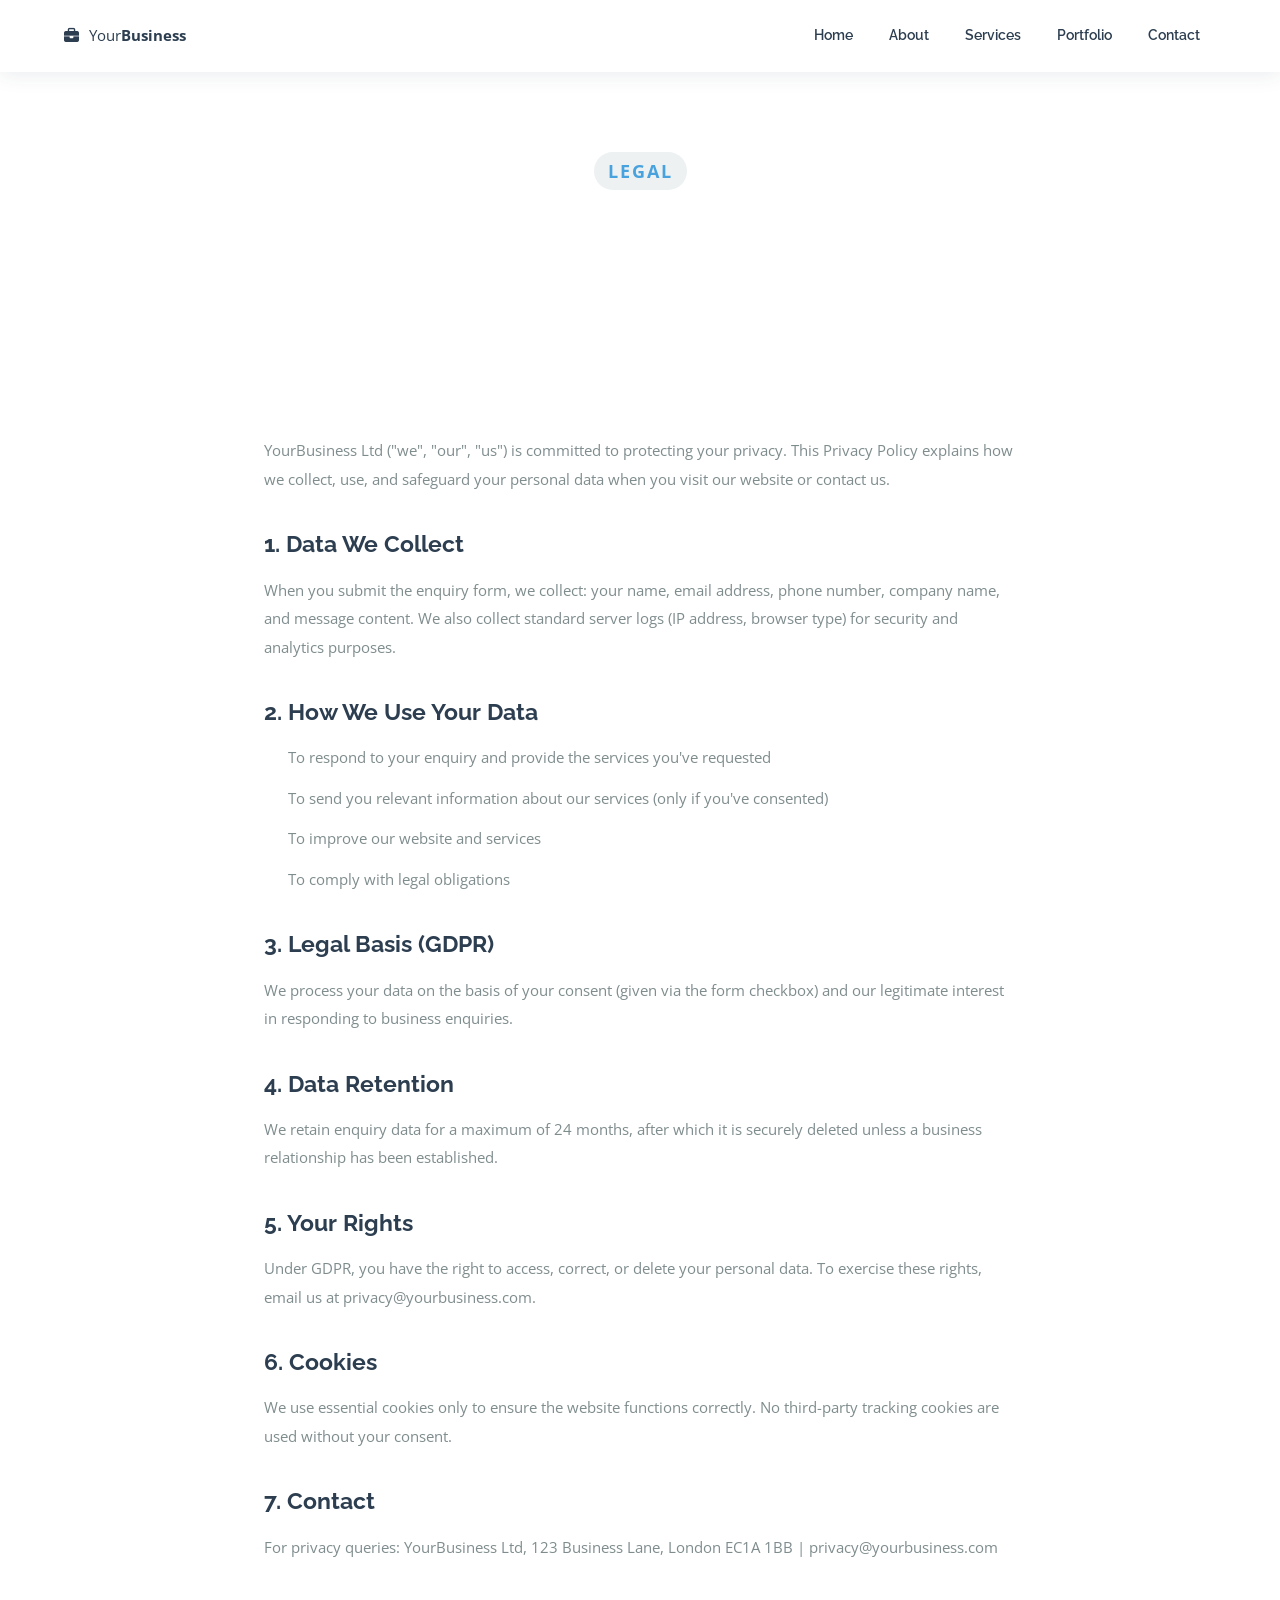
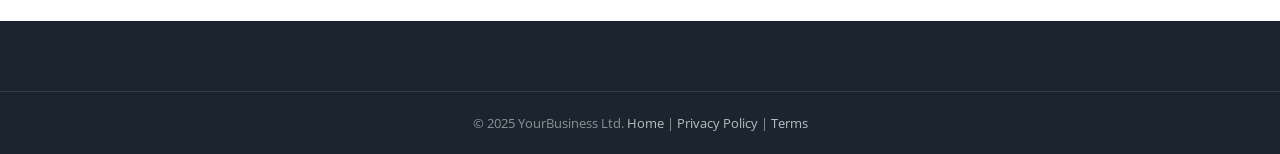
<file: privacy.html>
<!DOCTYPE html>
<html lang="en">
<head>
  <meta charset="UTF-8" />
  <meta name="viewport" content="width=device-width, initial-scale=1.0" />
  <title>Privacy Policy – YourBusiness</title>
  <link rel="stylesheet" href="css/style.css" />
  <link href="https://fonts.googleapis.com/css2?family=Raleway:wght@400;600;700;800&family=Open+Sans:wght@400;600&display=swap" rel="stylesheet" />
  <link rel="stylesheet" href="https://cdnjs.cloudflare.com/ajax/libs/font-awesome/6.5.0/css/all.min.css" />
  <style>
    .page-hero { background: linear-gradient(135deg, var(--blue-dark), var(--blue-main)); padding: 80px 0 60px; color: white; text-align: center; }
    .page-hero h1 { font-family: var(--font-head); font-size: 42px; font-weight: 800; }
    .policy-content { max-width: 800px; margin: 60px auto; padding: 0 24px; }
    .policy-content h2 { font-family: var(--font-head); color: var(--blue-dark); margin: 32px 0 12px; }
    .policy-content p, .policy-content li { color: var(--grey-text); line-height: 1.9; margin-bottom: 12px; }
    .policy-content ul { padding-left: 24px; }
  </style>
</head>
<body>
  <header id="header">
    <div class="container header-inner">
      <a href="index.html" class="logo">
        <span class="logo-icon"><i class="fa fa-briefcase"></i></span>
        <span class="logo-text">Your<strong>Business</strong></span>
      </a>
      <nav id="mainNav">
        <ul>
          <li><a href="index.html#home">Home</a></li>
          <li><a href="index.html#about">About</a></li>
          <li><a href="index.html#services">Services</a></li>
          <li><a href="index.html#portfolio">Portfolio</a></li>
          <li><a href="index.html#contact">Contact</a></li>
        </ul>
      </nav>
    </div>
  </header>

  <section class="page-hero">
    <div class="container">
      <p class="section-tag">Legal</p>
      <h1>Privacy Policy</h1>
      <p>Last updated: January 2025</p>
    </div>
  </section>

  <div class="policy-content">
    <p>YourBusiness Ltd ("we", "our", "us") is committed to protecting your privacy. This Privacy Policy explains how we collect, use, and safeguard your personal data when you visit our website or contact us.</p>

    <h2>1. Data We Collect</h2>
    <p>When you submit the enquiry form, we collect: your name, email address, phone number, company name, and message content. We also collect standard server logs (IP address, browser type) for security and analytics purposes.</p>

    <h2>2. How We Use Your Data</h2>
    <ul>
      <li>To respond to your enquiry and provide the services you've requested</li>
      <li>To send you relevant information about our services (only if you've consented)</li>
      <li>To improve our website and services</li>
      <li>To comply with legal obligations</li>
    </ul>

    <h2>3. Legal Basis (GDPR)</h2>
    <p>We process your data on the basis of your consent (given via the form checkbox) and our legitimate interest in responding to business enquiries.</p>

    <h2>4. Data Retention</h2>
    <p>We retain enquiry data for a maximum of 24 months, after which it is securely deleted unless a business relationship has been established.</p>

    <h2>5. Your Rights</h2>
    <p>Under GDPR, you have the right to access, correct, or delete your personal data. To exercise these rights, email us at <a href="mailto:privacy@yourbusiness.com">privacy@yourbusiness.com</a>.</p>

    <h2>6. Cookies</h2>
    <p>We use essential cookies only to ensure the website functions correctly. No third-party tracking cookies are used without your consent.</p>

    <h2>7. Contact</h2>
    <p>For privacy queries: YourBusiness Ltd, 123 Business Lane, London EC1A 1BB | privacy@yourbusiness.com</p>
  </div>

  <footer class="footer">
    <div class="footer-bottom">
      <div class="container">
        <p>&copy; 2025 YourBusiness Ltd. <a href="index.html">Home</a> | <a href="privacy.html">Privacy Policy</a> | <a href="terms.html">Terms</a></p>
      </div>
    </div>
  </footer>
</body>
</html>
</file>
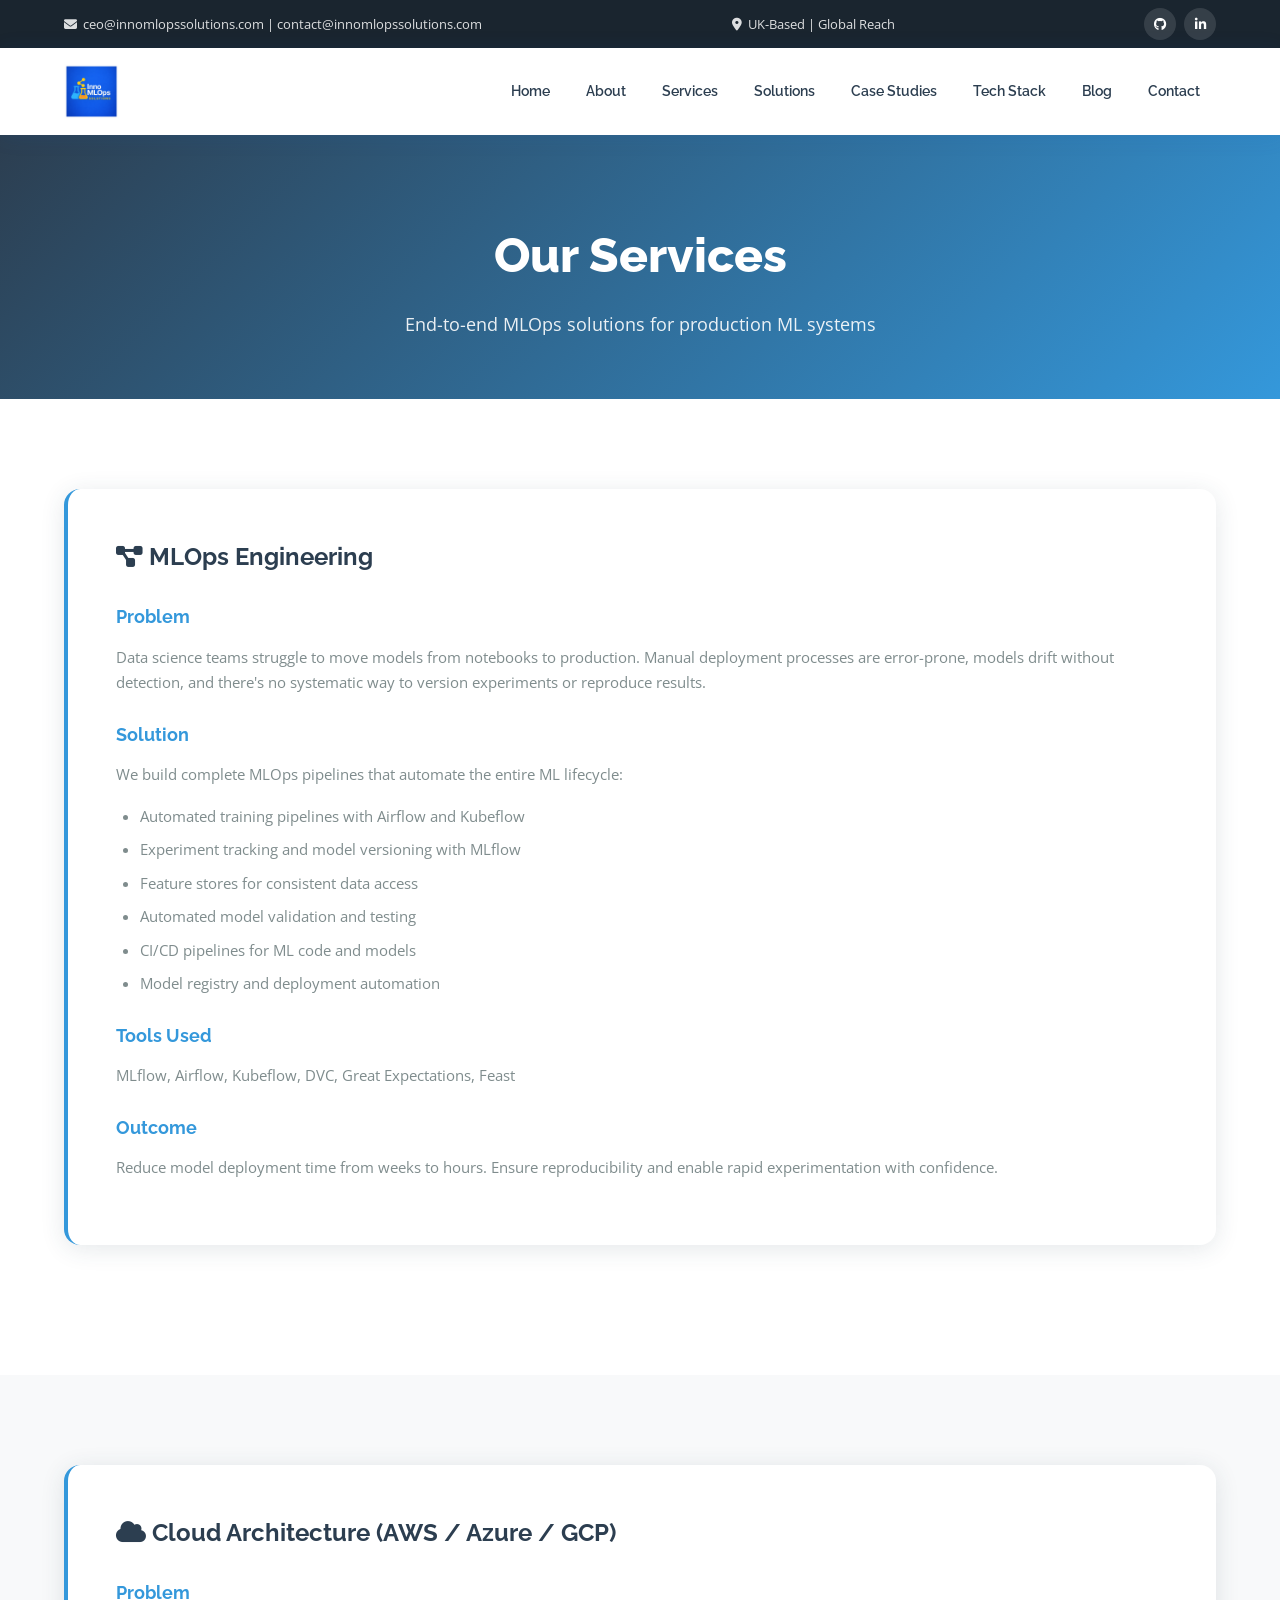
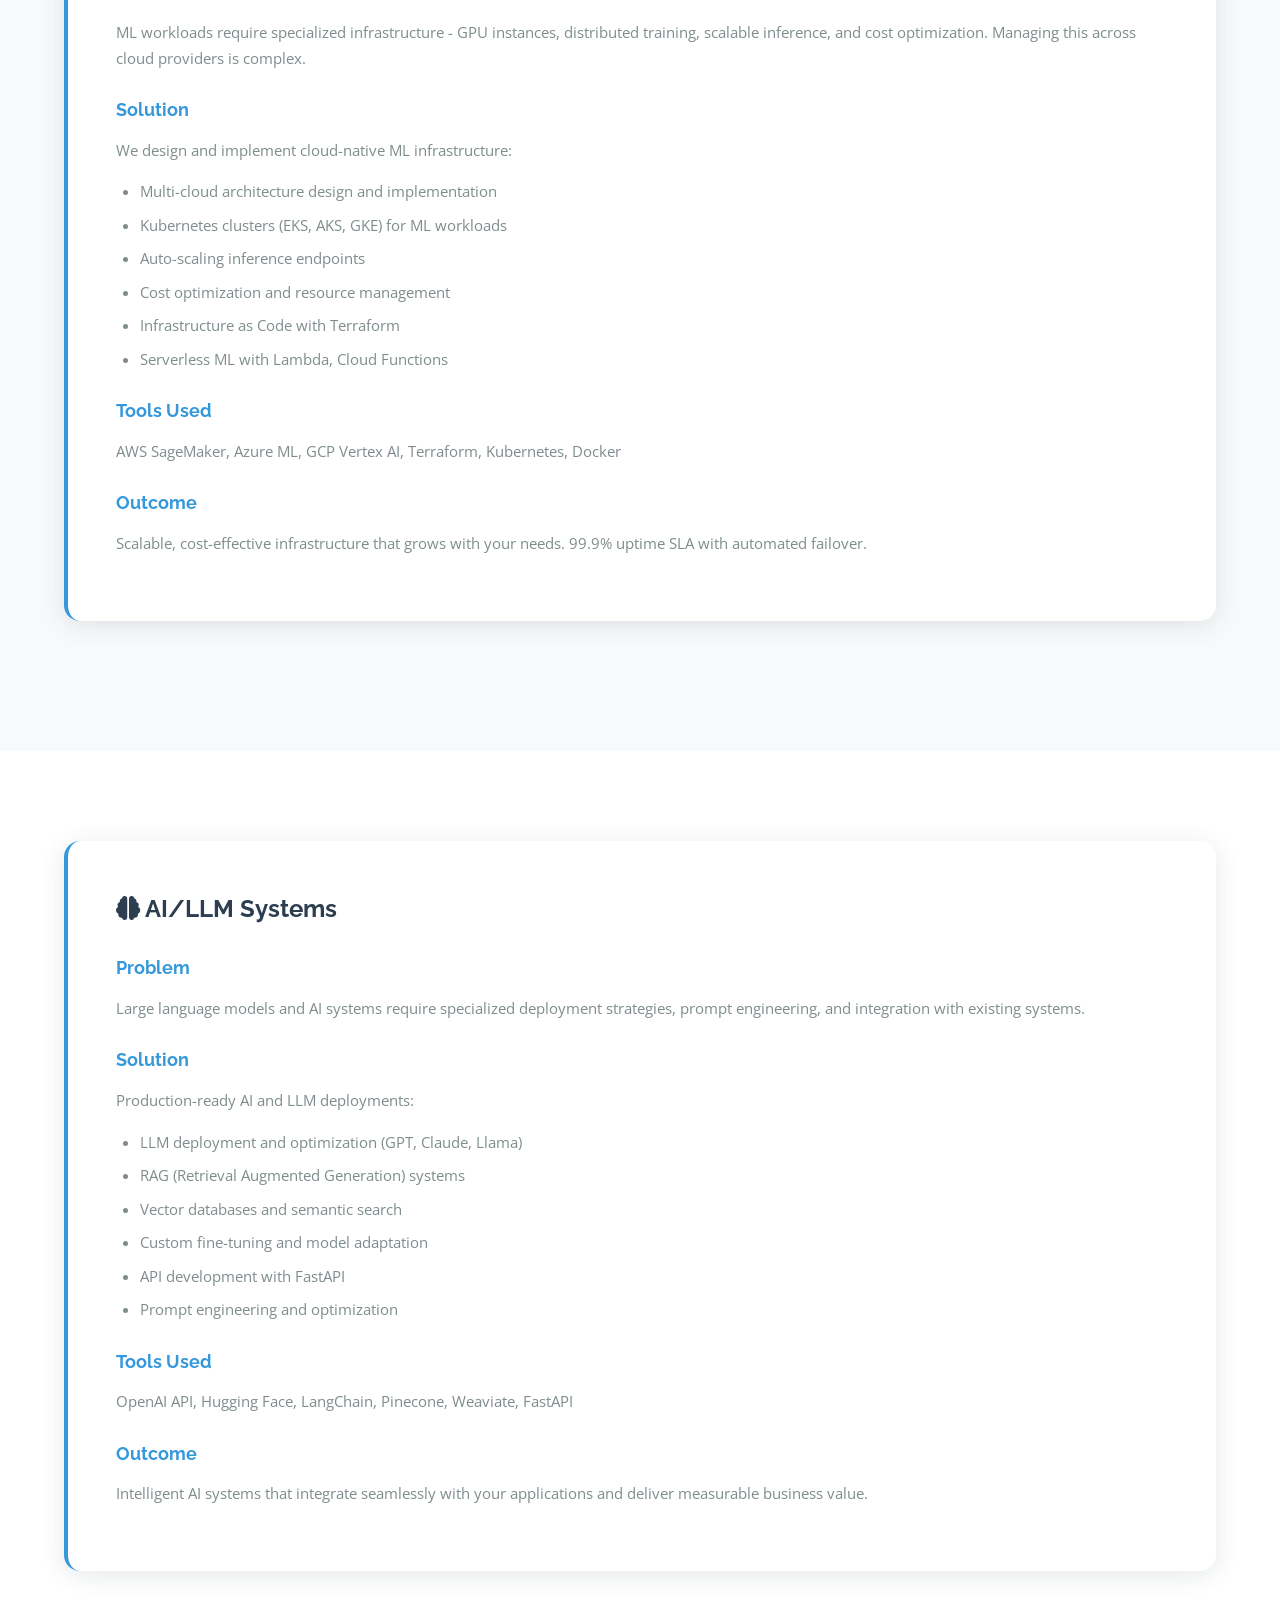
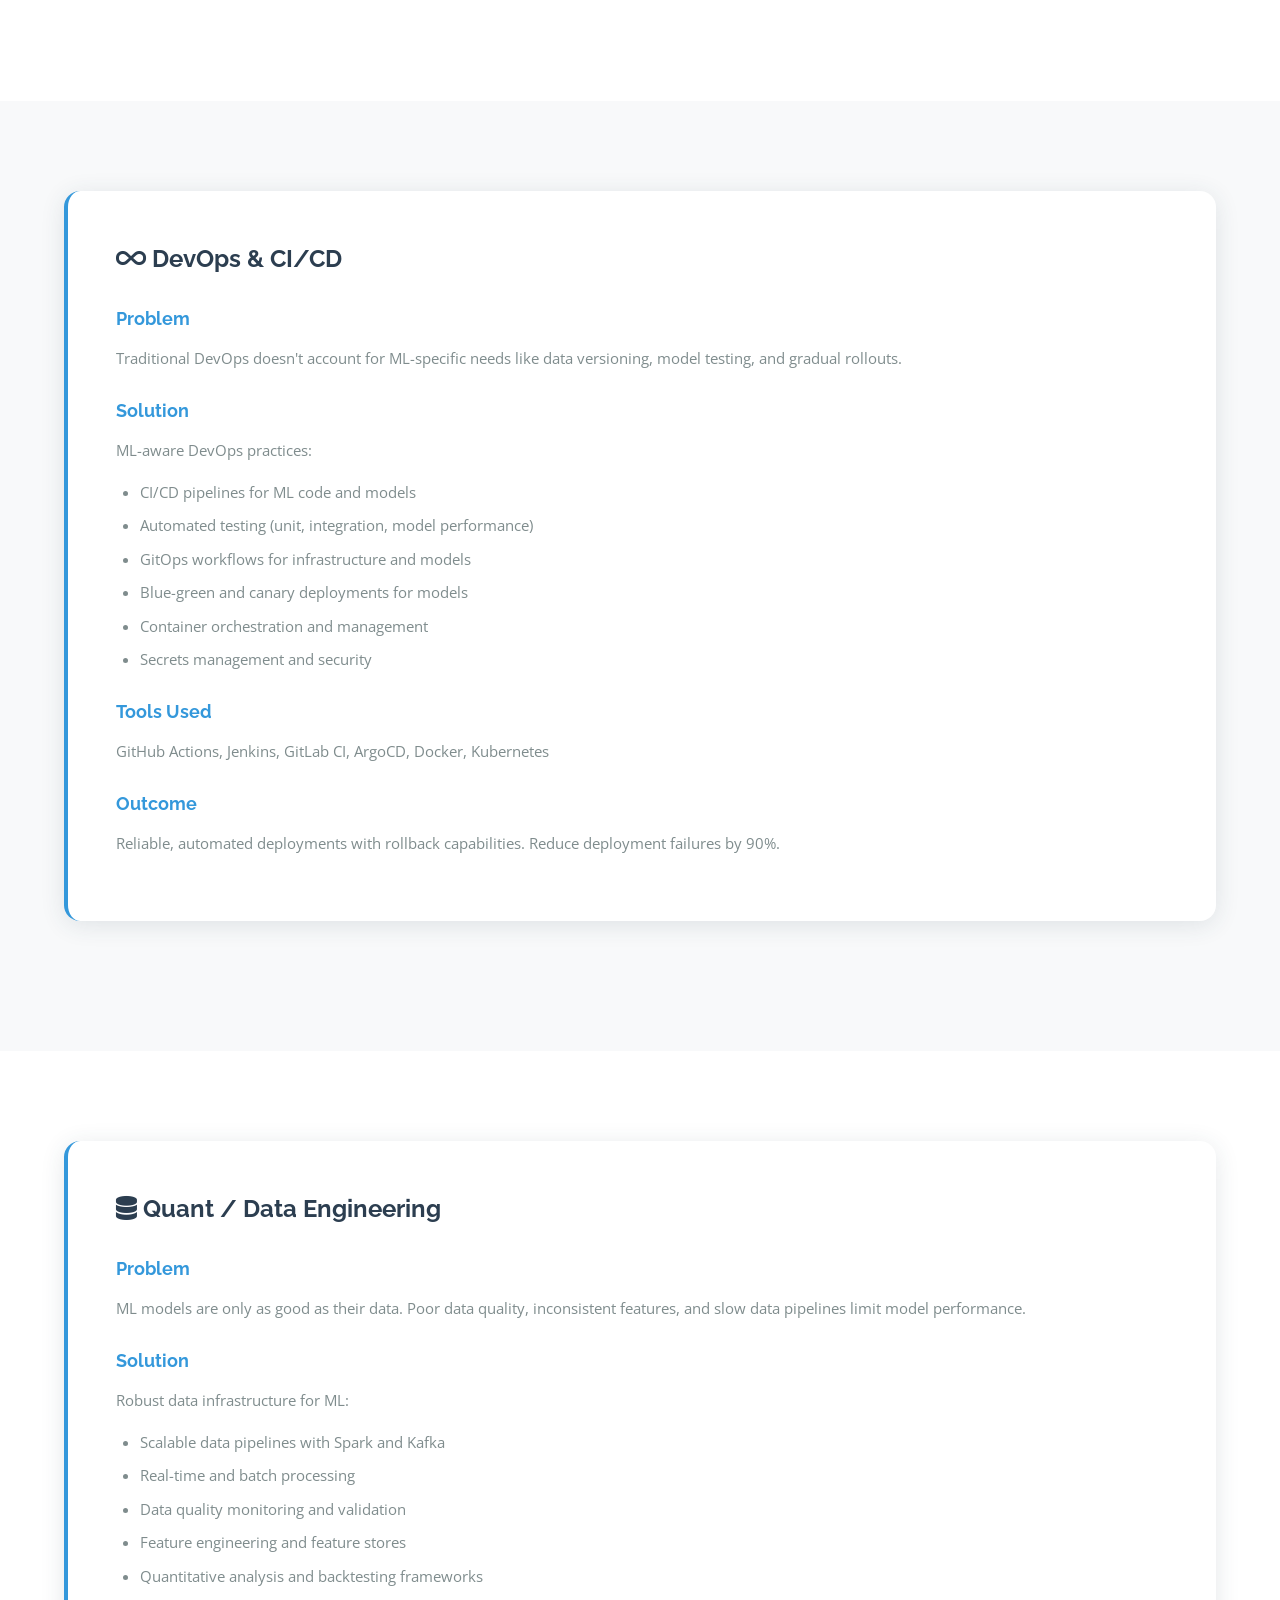
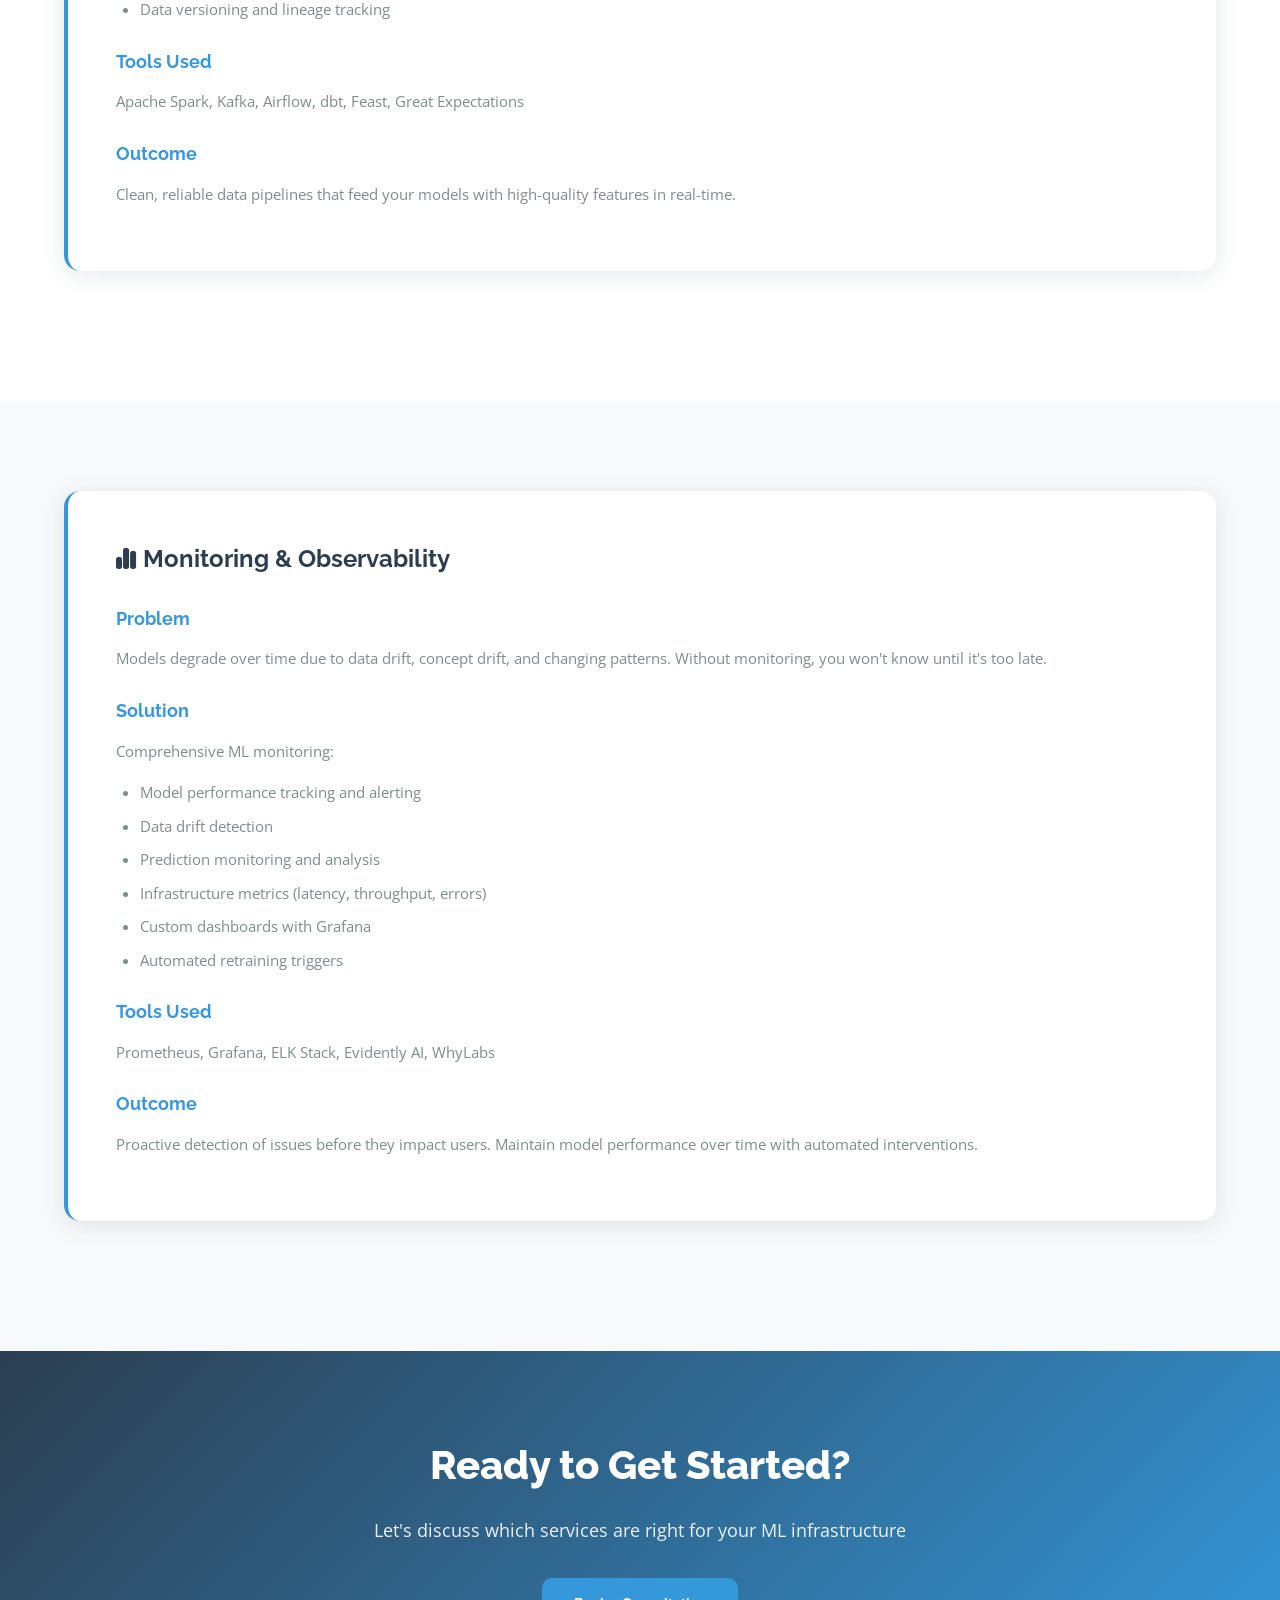
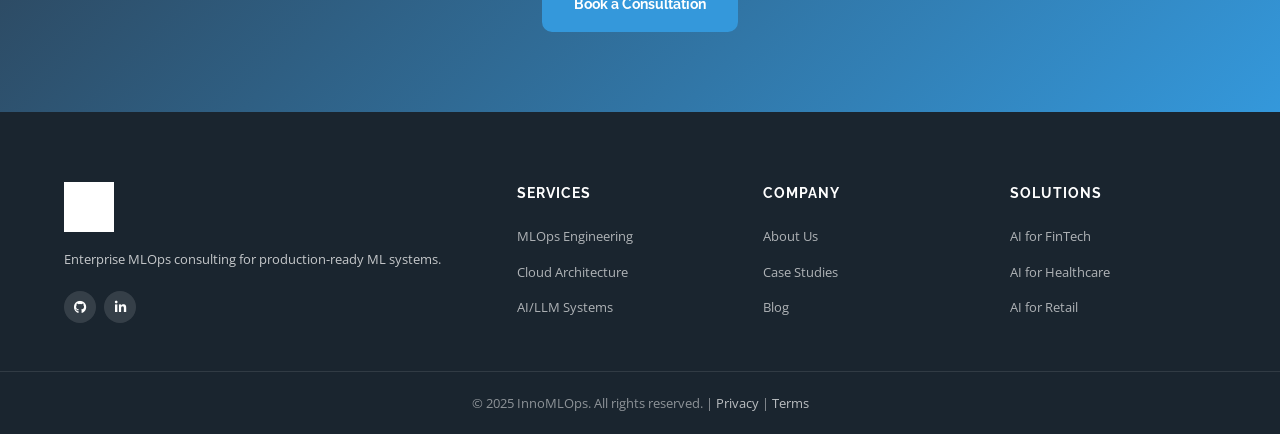
<file: services.html>
<!DOCTYPE html>
<html lang="en">
<head>
  <meta charset="UTF-8" />
  <meta name="viewport" content="width=device-width, initial-scale=1.0" />
  <title>Services – InnoMLOps</title>
  <link rel="stylesheet" href="css/style.css" />
  <link rel="preconnect" href="https://fonts.googleapis.com" />
  <link href="https://fonts.googleapis.com/css2?family=Raleway:wght@400;600;700;800&family=Open+Sans:wght@400;600&display=swap" rel="stylesheet" />
  <link rel="stylesheet" href="https://cdnjs.cloudflare.com/ajax/libs/font-awesome/6.5.0/css/all.min.css" />
</head>
<body>
  <div class="topbar">
    <div class="container topbar-inner">
      <span><i class="fa fa-envelope"></i> ceo@innomlopssolutions.com | contact@innomlopssolutions.com</span>
      <span><i class="fa fa-map-marker-alt"></i> UK-Based | Global Reach</span>
      <div class="social-icons">
        <a href="https://github.com" target="_blank"><i class="fab fa-github"></i></a>
        <a href="https://www.linkedin.com/company/innomlops-solutions/" target="_blank"><i class="fab fa-linkedin-in"></i></a>
      </div>
    </div>
  </div>
  <header id="header">
    <div class="container header-inner">
      <a href="index.html" class="logo"><img src="InnoMLOps.png" alt="InnoMLOps" class="logo-img" /></a>
      <button class="nav-toggle" id="navToggle"><i class="fa fa-bars"></i></button>
      <nav id="mainNav">
        <ul>
          <li><a href="index.html">Home</a></li>
          <li><a href="about.html">About</a></li>
          <li><a href="services.html" class="active">Services</a></li>
          <li><a href="solutions.html">Solutions</a></li>
          <li><a href="case-studies.html">Case Studies</a></li>
          <li><a href="tech-stack.html">Tech Stack</a></li>
          <li><a href="blog.html">Blog</a></li>
          <li><a href="index.html#contact">Contact</a></li>
        </ul>
      </nav>
    </div>
  </header>

  <section class="page-hero">
    <div class="container">
      <h1>Our Services</h1>
      <p>End-to-end MLOps solutions for production ML systems</p>
    </div>
  </section>

  <section class="section" id="mlops">
    <div class="container">
      <div class="service-detail">
        <h3><i class="fa fa-diagram-project"></i> MLOps Engineering</h3>
        <h4>Problem</h4>
        <p>Data science teams struggle to move models from notebooks to production. Manual deployment processes are error-prone, models drift without detection, and there's no systematic way to version experiments or reproduce results.</p>
        <h4>Solution</h4>
        <p>We build complete MLOps pipelines that automate the entire ML lifecycle:</p>
        <ul>
          <li>Automated training pipelines with Airflow and Kubeflow</li>
          <li>Experiment tracking and model versioning with MLflow</li>
          <li>Feature stores for consistent data access</li>
          <li>Automated model validation and testing</li>
          <li>CI/CD pipelines for ML code and models</li>
          <li>Model registry and deployment automation</li>
        </ul>
        <h4>Tools Used</h4>
        <p>MLflow, Airflow, Kubeflow, DVC, Great Expectations, Feast</p>
        <h4>Outcome</h4>
        <p>Reduce model deployment time from weeks to hours. Ensure reproducibility and enable rapid experimentation with confidence.</p>
      </div>
    </div>
  </section>

  <section class="section bg-light" id="cloud">
    <div class="container">
      <div class="service-detail">
        <h3><i class="fa fa-cloud"></i> Cloud Architecture (AWS / Azure / GCP)</h3>
        <h4>Problem</h4>
        <p>ML workloads require specialized infrastructure - GPU instances, distributed training, scalable inference, and cost optimization. Managing this across cloud providers is complex.</p>
        <h4>Solution</h4>
        <p>We design and implement cloud-native ML infrastructure:</p>
        <ul>
          <li>Multi-cloud architecture design and implementation</li>
          <li>Kubernetes clusters (EKS, AKS, GKE) for ML workloads</li>
          <li>Auto-scaling inference endpoints</li>
          <li>Cost optimization and resource management</li>
          <li>Infrastructure as Code with Terraform</li>
          <li>Serverless ML with Lambda, Cloud Functions</li>
        </ul>
        <h4>Tools Used</h4>
        <p>AWS SageMaker, Azure ML, GCP Vertex AI, Terraform, Kubernetes, Docker</p>
        <h4>Outcome</h4>
        <p>Scalable, cost-effective infrastructure that grows with your needs. 99.9% uptime SLA with automated failover.</p>
      </div>
    </div>
  </section>

  <section class="section" id="ai">
    <div class="container">
      <div class="service-detail">
        <h3><i class="fa fa-brain"></i> AI/LLM Systems</h3>
        <h4>Problem</h4>
        <p>Large language models and AI systems require specialized deployment strategies, prompt engineering, and integration with existing systems.</p>
        <h4>Solution</h4>
        <p>Production-ready AI and LLM deployments:</p>
        <ul>
          <li>LLM deployment and optimization (GPT, Claude, Llama)</li>
          <li>RAG (Retrieval Augmented Generation) systems</li>
          <li>Vector databases and semantic search</li>
          <li>Custom fine-tuning and model adaptation</li>
          <li>API development with FastAPI</li>
          <li>Prompt engineering and optimization</li>
        </ul>
        <h4>Tools Used</h4>
        <p>OpenAI API, Hugging Face, LangChain, Pinecone, Weaviate, FastAPI</p>
        <h4>Outcome</h4>
        <p>Intelligent AI systems that integrate seamlessly with your applications and deliver measurable business value.</p>
      </div>
    </div>
  </section>

  <section class="section bg-light" id="devops">
    <div class="container">
      <div class="service-detail">
        <h3><i class="fa fa-infinity"></i> DevOps & CI/CD</h3>
        <h4>Problem</h4>
        <p>Traditional DevOps doesn't account for ML-specific needs like data versioning, model testing, and gradual rollouts.</p>
        <h4>Solution</h4>
        <p>ML-aware DevOps practices:</p>
        <ul>
          <li>CI/CD pipelines for ML code and models</li>
          <li>Automated testing (unit, integration, model performance)</li>
          <li>GitOps workflows for infrastructure and models</li>
          <li>Blue-green and canary deployments for models</li>
          <li>Container orchestration and management</li>
          <li>Secrets management and security</li>
        </ul>
        <h4>Tools Used</h4>
        <p>GitHub Actions, Jenkins, GitLab CI, ArgoCD, Docker, Kubernetes</p>
        <h4>Outcome</h4>
        <p>Reliable, automated deployments with rollback capabilities. Reduce deployment failures by 90%.</p>
      </div>
    </div>
  </section>

  <section class="section" id="data">
    <div class="container">
      <div class="service-detail">
        <h3><i class="fa fa-database"></i> Quant / Data Engineering</h3>
        <h4>Problem</h4>
        <p>ML models are only as good as their data. Poor data quality, inconsistent features, and slow data pipelines limit model performance.</p>
        <h4>Solution</h4>
        <p>Robust data infrastructure for ML:</p>
        <ul>
          <li>Scalable data pipelines with Spark and Kafka</li>
          <li>Real-time and batch processing</li>
          <li>Data quality monitoring and validation</li>
          <li>Feature engineering and feature stores</li>
          <li>Quantitative analysis and backtesting frameworks</li>
          <li>Data versioning and lineage tracking</li>
        </ul>
        <h4>Tools Used</h4>
        <p>Apache Spark, Kafka, Airflow, dbt, Feast, Great Expectations</p>
        <h4>Outcome</h4>
        <p>Clean, reliable data pipelines that feed your models with high-quality features in real-time.</p>
      </div>
    </div>
  </section>

  <section class="section bg-light" id="monitoring">
    <div class="container">
      <div class="service-detail">
        <h3><i class="fa fa-chart-simple"></i> Monitoring & Observability</h3>
        <h4>Problem</h4>
        <p>Models degrade over time due to data drift, concept drift, and changing patterns. Without monitoring, you won't know until it's too late.</p>
        <h4>Solution</h4>
        <p>Comprehensive ML monitoring:</p>
        <ul>
          <li>Model performance tracking and alerting</li>
          <li>Data drift detection</li>
          <li>Prediction monitoring and analysis</li>
          <li>Infrastructure metrics (latency, throughput, errors)</li>
          <li>Custom dashboards with Grafana</li>
          <li>Automated retraining triggers</li>
        </ul>
        <h4>Tools Used</h4>
        <p>Prometheus, Grafana, ELK Stack, Evidently AI, WhyLabs</p>
        <h4>Outcome</h4>
        <p>Proactive detection of issues before they impact users. Maintain model performance over time with automated interventions.</p>
      </div>
    </div>
  </section>

  <section class="cta-section">
    <div class="container">
      <h2>Ready to Get Started?</h2>
      <p>Let's discuss which services are right for your ML infrastructure</p>
      <a href="index.html#contact" class="btn btn-primary">Book a Consultation</a>
    </div>
  </section>

  <footer class="footer">
    <div class="container footer-inner">
      <div class="footer-col">
        <a href="index.html" class="logo logo-light"><img src="InnoMLOps.png" alt="InnoMLOps" class="logo-img-footer" /></a>
        <p>Enterprise MLOps consulting for production-ready ML systems.</p>
        <div class="social-icons">
          <a href="https://github.com" target="_blank"><i class="fab fa-github"></i></a>
          <a href="https://www.linkedin.com/company/innomlops-solutions/" target="_blank"><i class="fab fa-linkedin-in"></i></a>
        </div>
      </div>
      <div class="footer-col">
        <h4>Services</h4>
        <ul>
          <li><a href="services.html#mlops">MLOps Engineering</a></li>
          <li><a href="services.html#cloud">Cloud Architecture</a></li>
          <li><a href="services.html#ai">AI/LLM Systems</a></li>
        </ul>
      </div>
      <div class="footer-col">
        <h4>Company</h4>
        <ul>
          <li><a href="about.html">About Us</a></li>
          <li><a href="case-studies.html">Case Studies</a></li>
          <li><a href="blog.html">Blog</a></li>
        </ul>
      </div>
      <div class="footer-col">
        <h4>Solutions</h4>
        <ul>
          <li><a href="solutions.html#fintech">AI for FinTech</a></li>
          <li><a href="solutions.html#healthcare">AI for Healthcare</a></li>
          <li><a href="solutions.html#retail">AI for Retail</a></li>
        </ul>
      </div>
    </div>
    <div class="footer-bottom">
      <div class="container">
        <p>&copy; 2025 InnoMLOps. All rights reserved. | <a href="privacy.html">Privacy</a> | <a href="terms.html">Terms</a></p>
      </div>
    </div>
  </footer>
  <script src="js/main.js"></script>
</body>
</html>
</file>
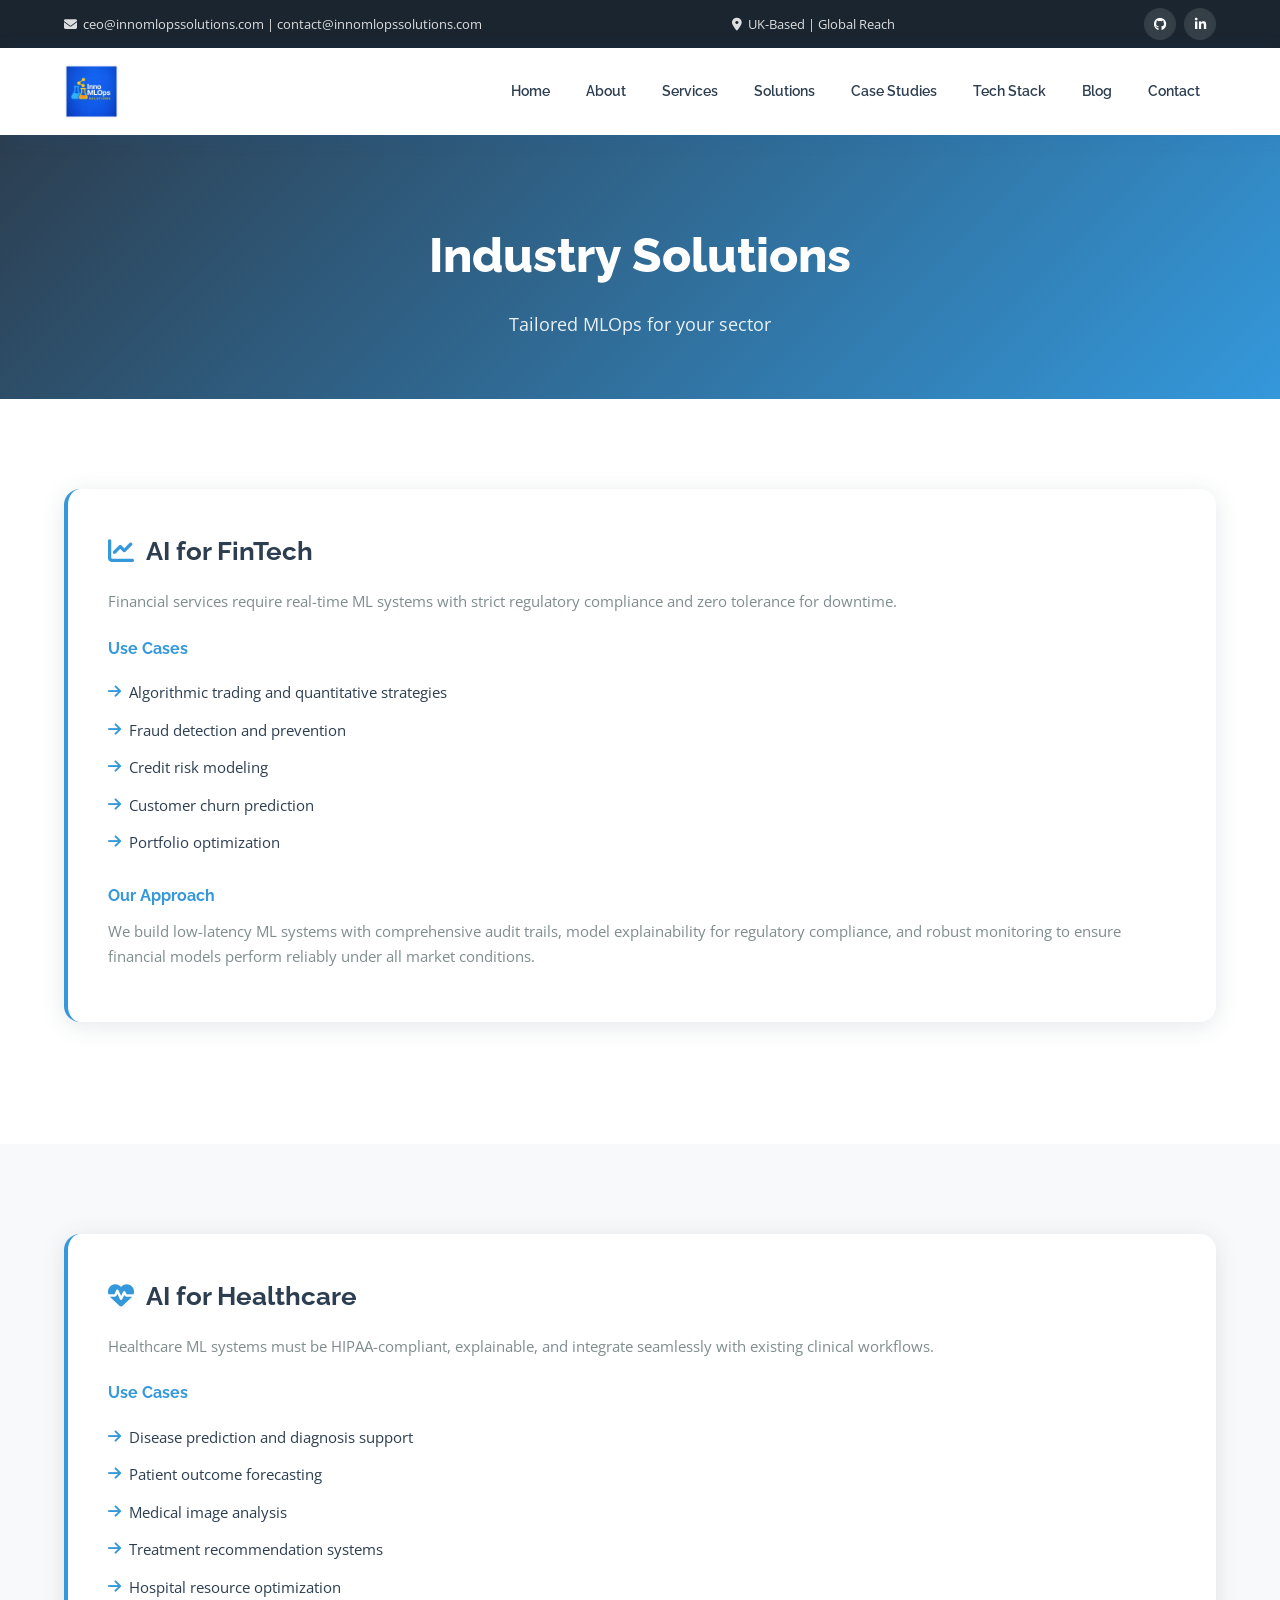
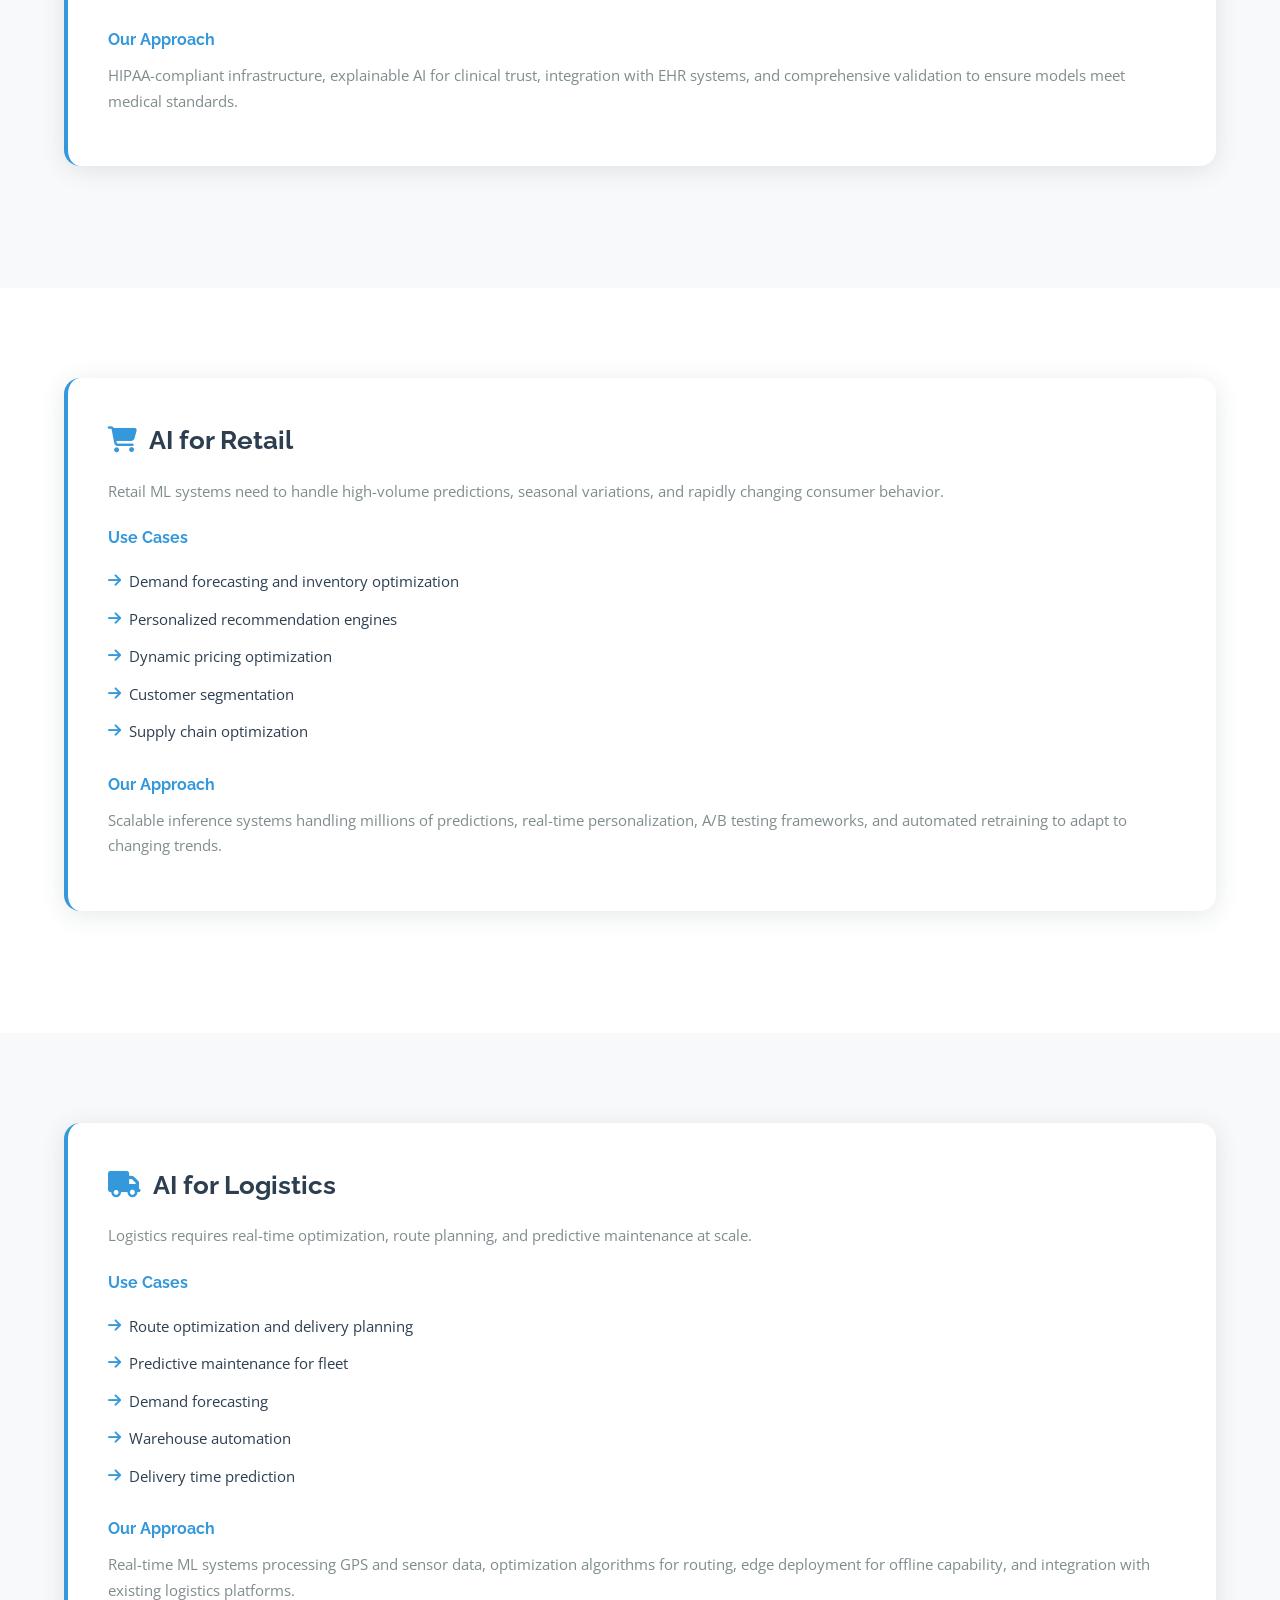
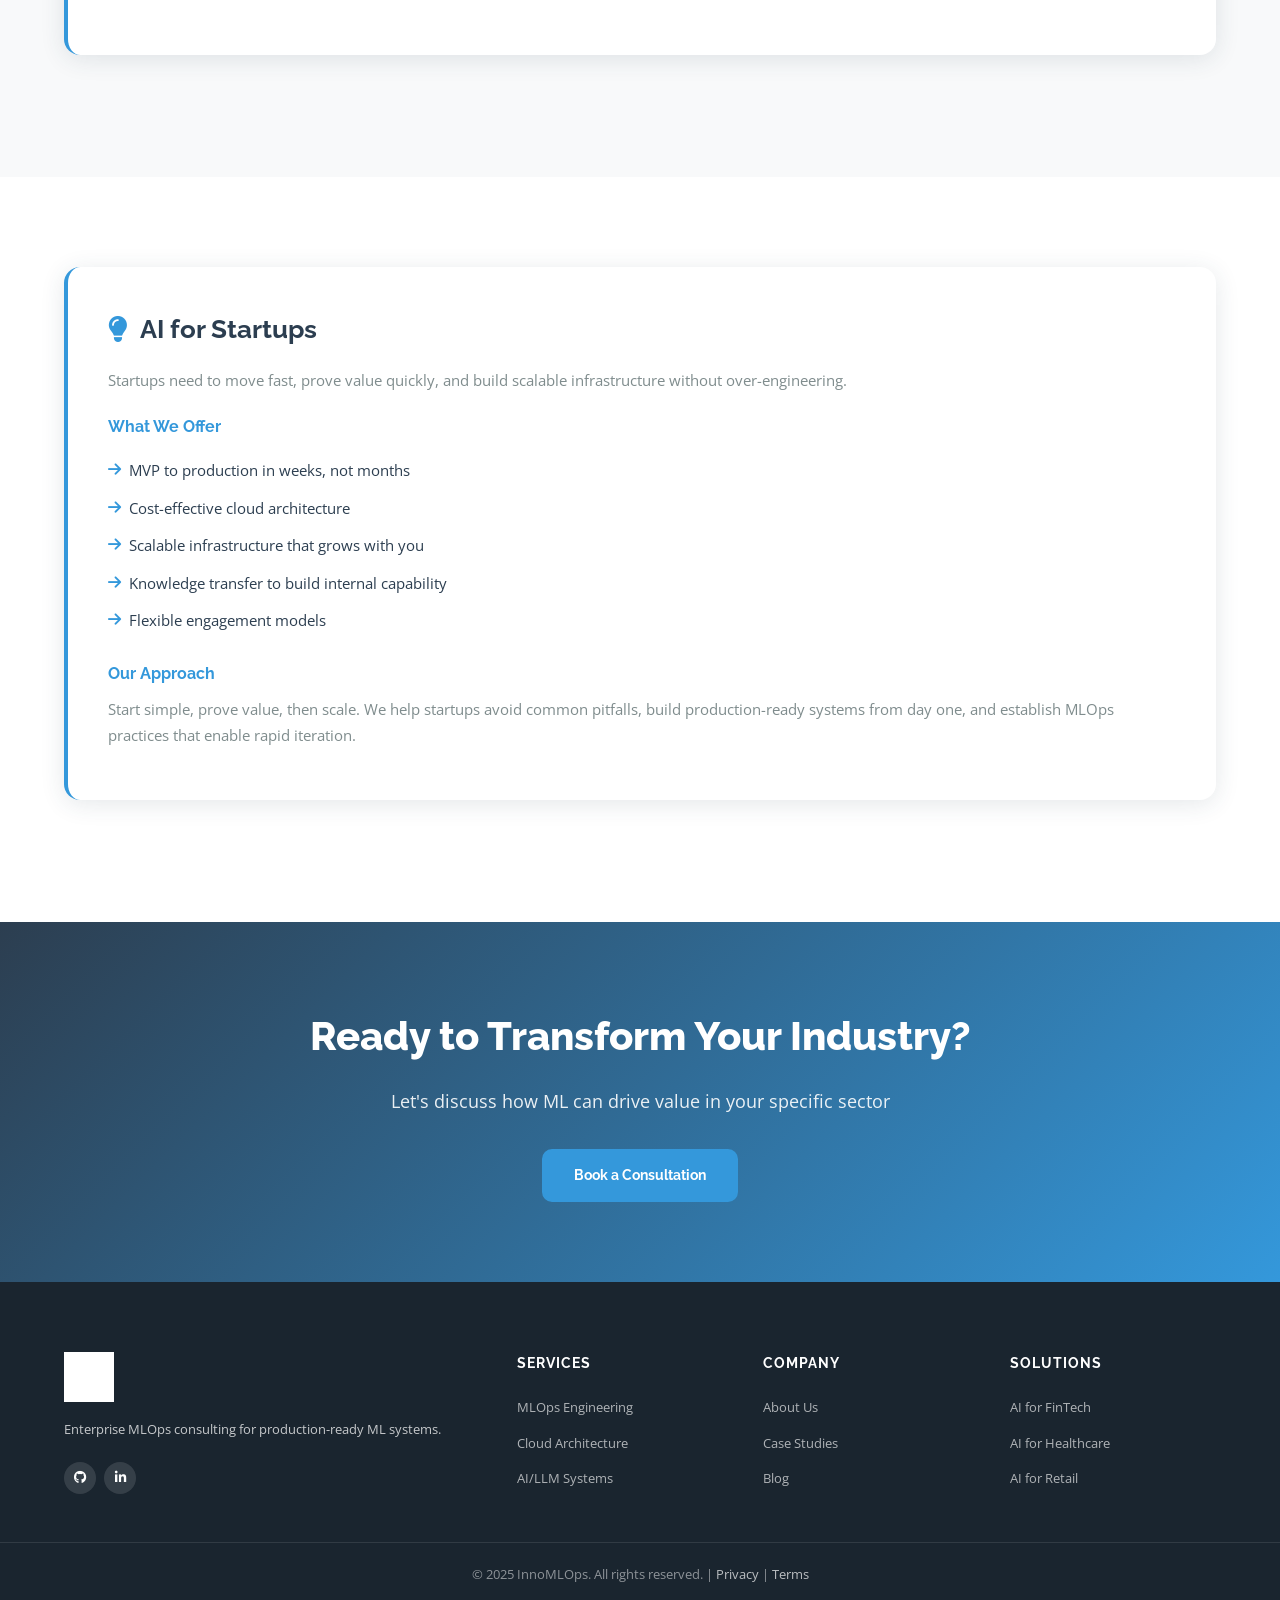
<file: solutions.html>
<!DOCTYPE html>
<html lang="en">
<head>
  <meta charset="UTF-8" />
  <meta name="viewport" content="width=device-width, initial-scale=1.0" />
  <title>Industry Solutions – InnoMLOps</title>
  <link rel="stylesheet" href="css/style.css" />
  <link rel="preconnect" href="https://fonts.googleapis.com" />
  <link href="https://fonts.googleapis.com/css2?family=Raleway:wght@400;600;700;800&family=Open+Sans:wght@400;600&display=swap" rel="stylesheet" />
  <link rel="stylesheet" href="https://cdnjs.cloudflare.com/ajax/libs/font-awesome/6.5.0/css/all.min.css" />
</head>
<body>
  <div class="topbar">
    <div class="container topbar-inner">
      <span><i class="fa fa-envelope"></i> ceo@innomlopssolutions.com | contact@innomlopssolutions.com</span>
      <span><i class="fa fa-map-marker-alt"></i> UK-Based | Global Reach</span>
      <div class="social-icons">
        <a href="https://github.com" target="_blank"><i class="fab fa-github"></i></a>
        <a href="https://www.linkedin.com/company/innomlops-solutions/" target="_blank"><i class="fab fa-linkedin-in"></i></a>
      </div>
    </div>
  </div>
  <header id="header">
    <div class="container header-inner">
      <a href="index.html" class="logo"><img src="InnoMLOps.png" alt="InnoMLOps" class="logo-img" /></a>
      <button class="nav-toggle" id="navToggle"><i class="fa fa-bars"></i></button>
      <nav id="mainNav">
        <ul>
          <li><a href="index.html">Home</a></li>
          <li><a href="about.html">About</a></li>
          <li><a href="services.html">Services</a></li>
          <li><a href="solutions.html" class="active">Solutions</a></li>
          <li><a href="case-studies.html">Case Studies</a></li>
          <li><a href="tech-stack.html">Tech Stack</a></li>
          <li><a href="blog.html">Blog</a></li>
          <li><a href="index.html#contact">Contact</a></li>
        </ul>
      </nav>
    </div>
  </header>

  <section class="page-hero">
    <div class="container">
      <h1>Industry Solutions</h1>
      <p>Tailored MLOps for your sector</p>
    </div>
  </section>

  <section class="section" id="fintech">
    <div class="container">
      <div class="solution-card">
        <h3><i class="fa fa-chart-line"></i> AI for FinTech</h3>
        <p>Financial services require real-time ML systems with strict regulatory compliance and zero tolerance for downtime.</p>
        <h4>Use Cases</h4>
        <ul>
          <li><i class="fa fa-arrow-right"></i> Algorithmic trading and quantitative strategies</li>
          <li><i class="fa fa-arrow-right"></i> Fraud detection and prevention</li>
          <li><i class="fa fa-arrow-right"></i> Credit risk modeling</li>
          <li><i class="fa fa-arrow-right"></i> Customer churn prediction</li>
          <li><i class="fa fa-arrow-right"></i> Portfolio optimization</li>
        </ul>
        <h4>Our Approach</h4>
        <p>We build low-latency ML systems with comprehensive audit trails, model explainability for regulatory compliance, and robust monitoring to ensure financial models perform reliably under all market conditions.</p>
      </div>
    </div>
  </section>

  <section class="section bg-light" id="healthcare">
    <div class="container">
      <div class="solution-card">
        <h3><i class="fa fa-heartbeat"></i> AI for Healthcare</h3>
        <p>Healthcare ML systems must be HIPAA-compliant, explainable, and integrate seamlessly with existing clinical workflows.</p>
        <h4>Use Cases</h4>
        <ul>
          <li><i class="fa fa-arrow-right"></i> Disease prediction and diagnosis support</li>
          <li><i class="fa fa-arrow-right"></i> Patient outcome forecasting</li>
          <li><i class="fa fa-arrow-right"></i> Medical image analysis</li>
          <li><i class="fa fa-arrow-right"></i> Treatment recommendation systems</li>
          <li><i class="fa fa-arrow-right"></i> Hospital resource optimization</li>
        </ul>
        <h4>Our Approach</h4>
        <p>HIPAA-compliant infrastructure, explainable AI for clinical trust, integration with EHR systems, and comprehensive validation to ensure models meet medical standards.</p>
      </div>
    </div>
  </section>

  <section class="section" id="retail">
    <div class="container">
      <div class="solution-card">
        <h3><i class="fa fa-shopping-cart"></i> AI for Retail</h3>
        <p>Retail ML systems need to handle high-volume predictions, seasonal variations, and rapidly changing consumer behavior.</p>
        <h4>Use Cases</h4>
        <ul>
          <li><i class="fa fa-arrow-right"></i> Demand forecasting and inventory optimization</li>
          <li><i class="fa fa-arrow-right"></i> Personalized recommendation engines</li>
          <li><i class="fa fa-arrow-right"></i> Dynamic pricing optimization</li>
          <li><i class="fa fa-arrow-right"></i> Customer segmentation</li>
          <li><i class="fa fa-arrow-right"></i> Supply chain optimization</li>
        </ul>
        <h4>Our Approach</h4>
        <p>Scalable inference systems handling millions of predictions, real-time personalization, A/B testing frameworks, and automated retraining to adapt to changing trends.</p>
      </div>
    </div>
  </section>

  <section class="section bg-light" id="logistics">
    <div class="container">
      <div class="solution-card">
        <h3><i class="fa fa-truck"></i> AI for Logistics</h3>
        <p>Logistics requires real-time optimization, route planning, and predictive maintenance at scale.</p>
        <h4>Use Cases</h4>
        <ul>
          <li><i class="fa fa-arrow-right"></i> Route optimization and delivery planning</li>
          <li><i class="fa fa-arrow-right"></i> Predictive maintenance for fleet</li>
          <li><i class="fa fa-arrow-right"></i> Demand forecasting</li>
          <li><i class="fa fa-arrow-right"></i> Warehouse automation</li>
          <li><i class="fa fa-arrow-right"></i> Delivery time prediction</li>
        </ul>
        <h4>Our Approach</h4>
        <p>Real-time ML systems processing GPS and sensor data, optimization algorithms for routing, edge deployment for offline capability, and integration with existing logistics platforms.</p>
      </div>
    </div>
  </section>

  <section class="section" id="startups">
    <div class="container">
      <div class="solution-card">
        <h3><i class="fa fa-lightbulb"></i> AI for Startups</h3>
        <p>Startups need to move fast, prove value quickly, and build scalable infrastructure without over-engineering.</p>
        <h4>What We Offer</h4>
        <ul>
          <li><i class="fa fa-arrow-right"></i> MVP to production in weeks, not months</li>
          <li><i class="fa fa-arrow-right"></i> Cost-effective cloud architecture</li>
          <li><i class="fa fa-arrow-right"></i> Scalable infrastructure that grows with you</li>
          <li><i class="fa fa-arrow-right"></i> Knowledge transfer to build internal capability</li>
          <li><i class="fa fa-arrow-right"></i> Flexible engagement models</li>
        </ul>
        <h4>Our Approach</h4>
        <p>Start simple, prove value, then scale. We help startups avoid common pitfalls, build production-ready systems from day one, and establish MLOps practices that enable rapid iteration.</p>
      </div>
    </div>
  </section>

  <section class="cta-section">
    <div class="container">
      <h2>Ready to Transform Your Industry?</h2>
      <p>Let's discuss how ML can drive value in your specific sector</p>
      <a href="index.html#contact" class="btn btn-primary">Book a Consultation</a>
    </div>
  </section>

  <footer class="footer">
    <div class="container footer-inner">
      <div class="footer-col">
        <a href="index.html" class="logo logo-light"><img src="InnoMLOps.png" alt="InnoMLOps" class="logo-img-footer" /></a>
        <p>Enterprise MLOps consulting for production-ready ML systems.</p>
        <div class="social-icons">
          <a href="https://github.com" target="_blank"><i class="fab fa-github"></i></a>
          <a href="https://www.linkedin.com/company/innomlops-solutions/" target="_blank"><i class="fab fa-linkedin-in"></i></a>
        </div>
      </div>
      <div class="footer-col">
        <h4>Services</h4>
        <ul>
          <li><a href="services.html#mlops">MLOps Engineering</a></li>
          <li><a href="services.html#cloud">Cloud Architecture</a></li>
          <li><a href="services.html#ai">AI/LLM Systems</a></li>
        </ul>
      </div>
      <div class="footer-col">
        <h4>Company</h4>
        <ul>
          <li><a href="about.html">About Us</a></li>
          <li><a href="case-studies.html">Case Studies</a></li>
          <li><a href="blog.html">Blog</a></li>
        </ul>
      </div>
      <div class="footer-col">
        <h4>Solutions</h4>
        <ul>
          <li><a href="solutions.html#fintech">AI for FinTech</a></li>
          <li><a href="solutions.html#healthcare">AI for Healthcare</a></li>
          <li><a href="solutions.html#retail">AI for Retail</a></li>
        </ul>
      </div>
    </div>
    <div class="footer-bottom">
      <div class="container">
        <p>&copy; 2025 InnoMLOps. All rights reserved. | <a href="privacy.html">Privacy</a> | <a href="terms.html">Terms</a></p>
      </div>
    </div>
  </footer>
  <script src="js/main.js"></script>
</body>
</html>
</file>
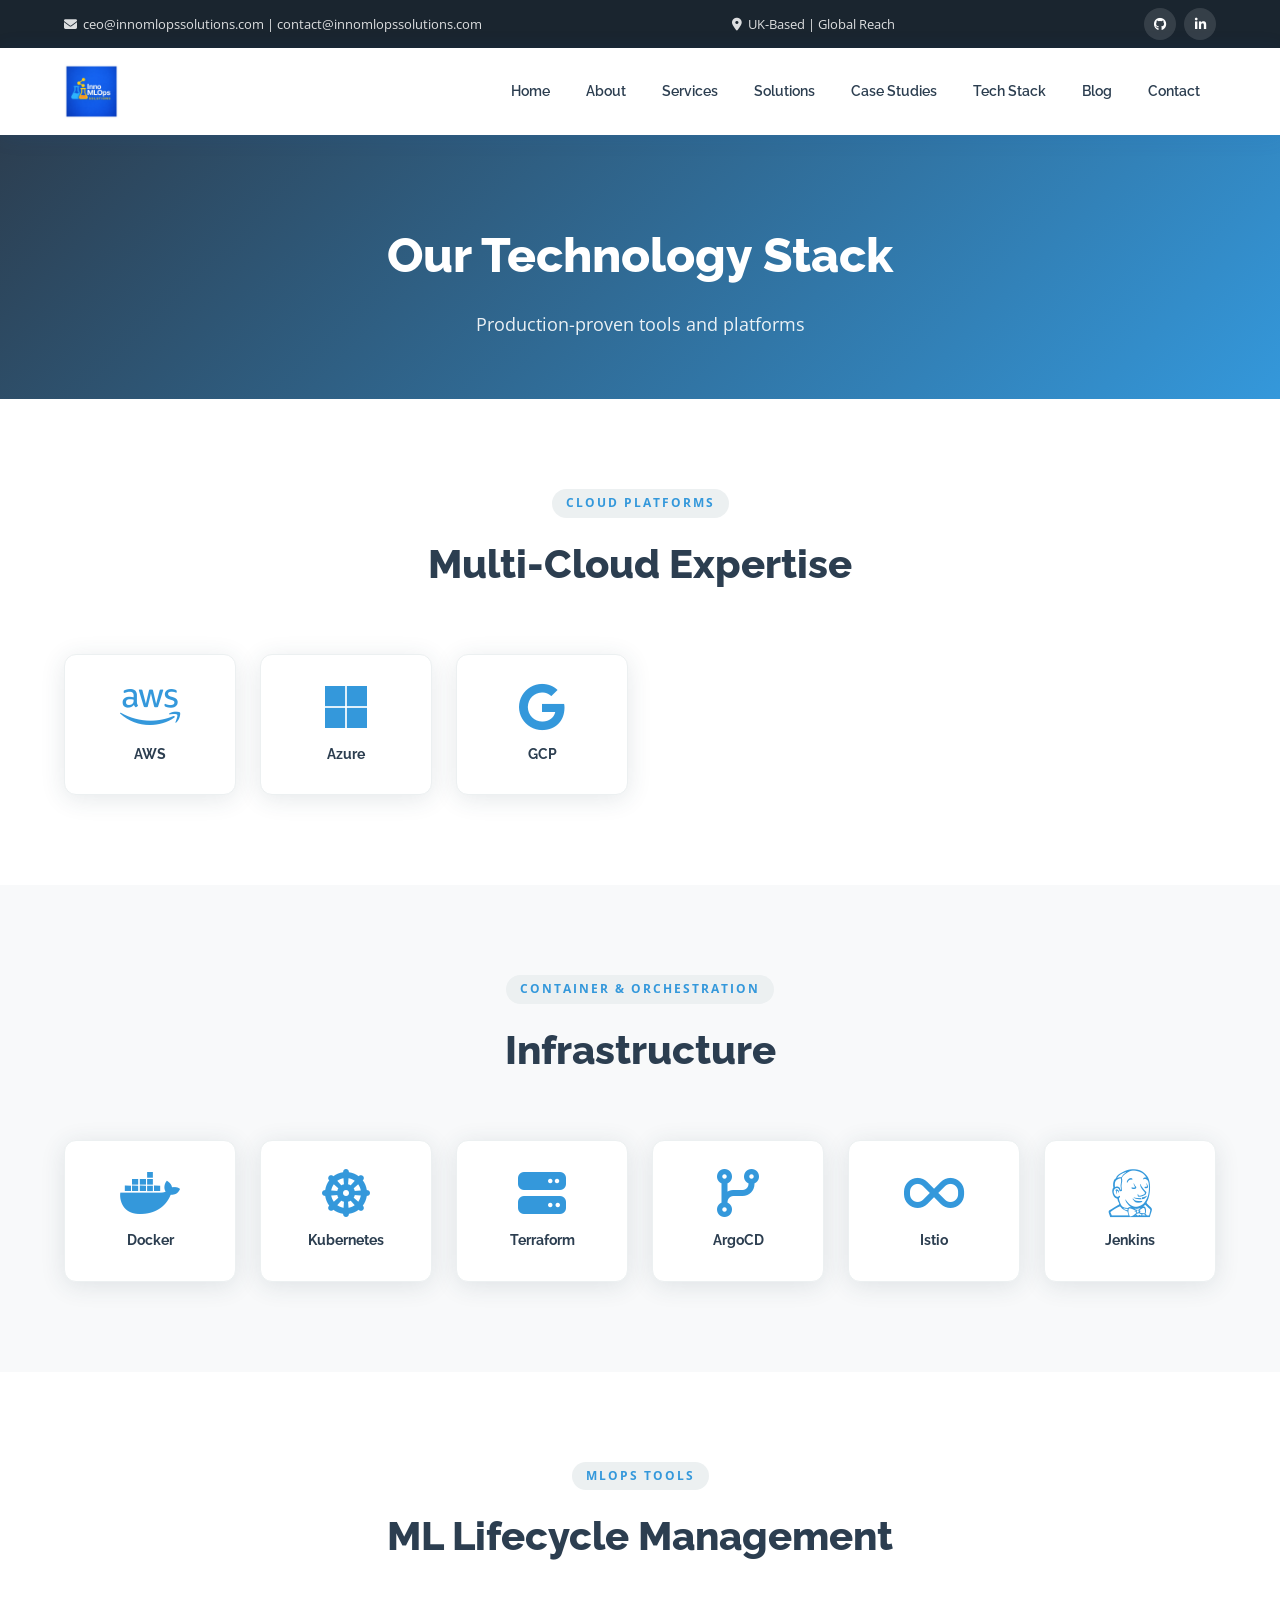
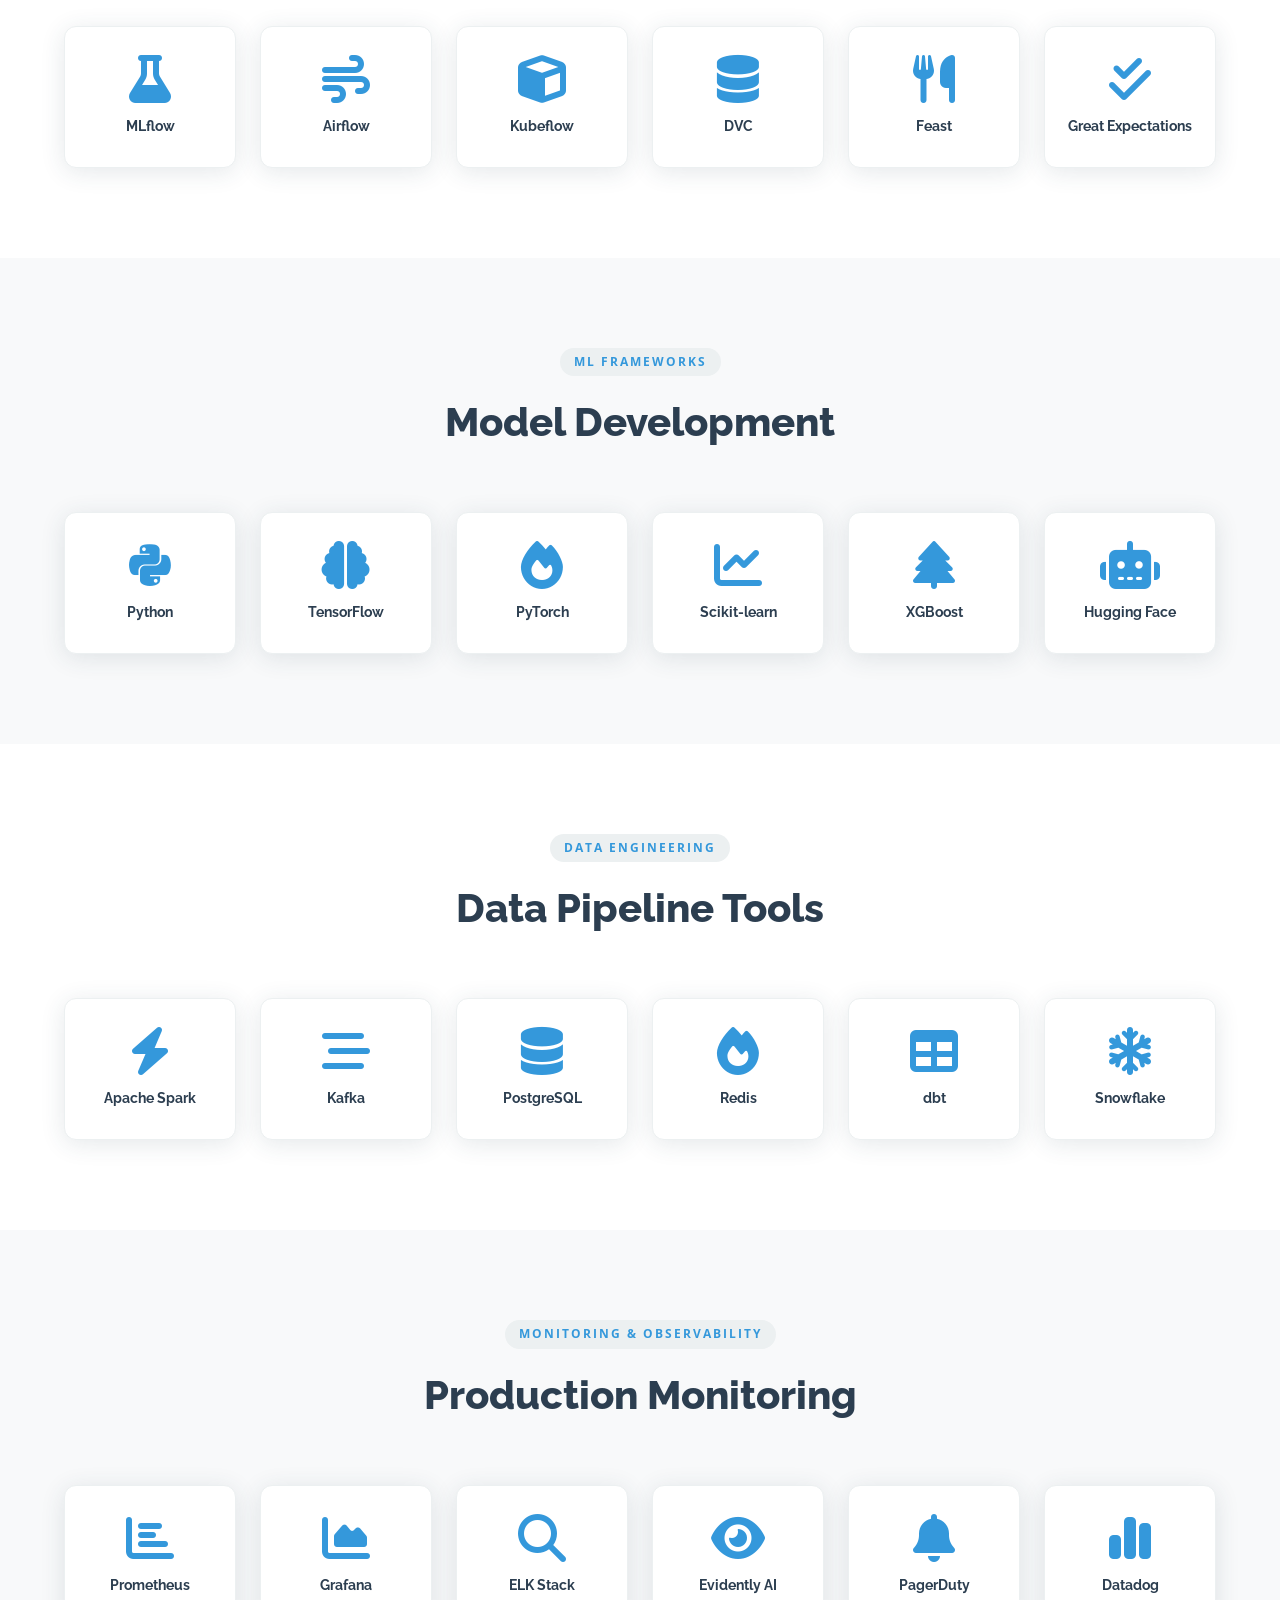
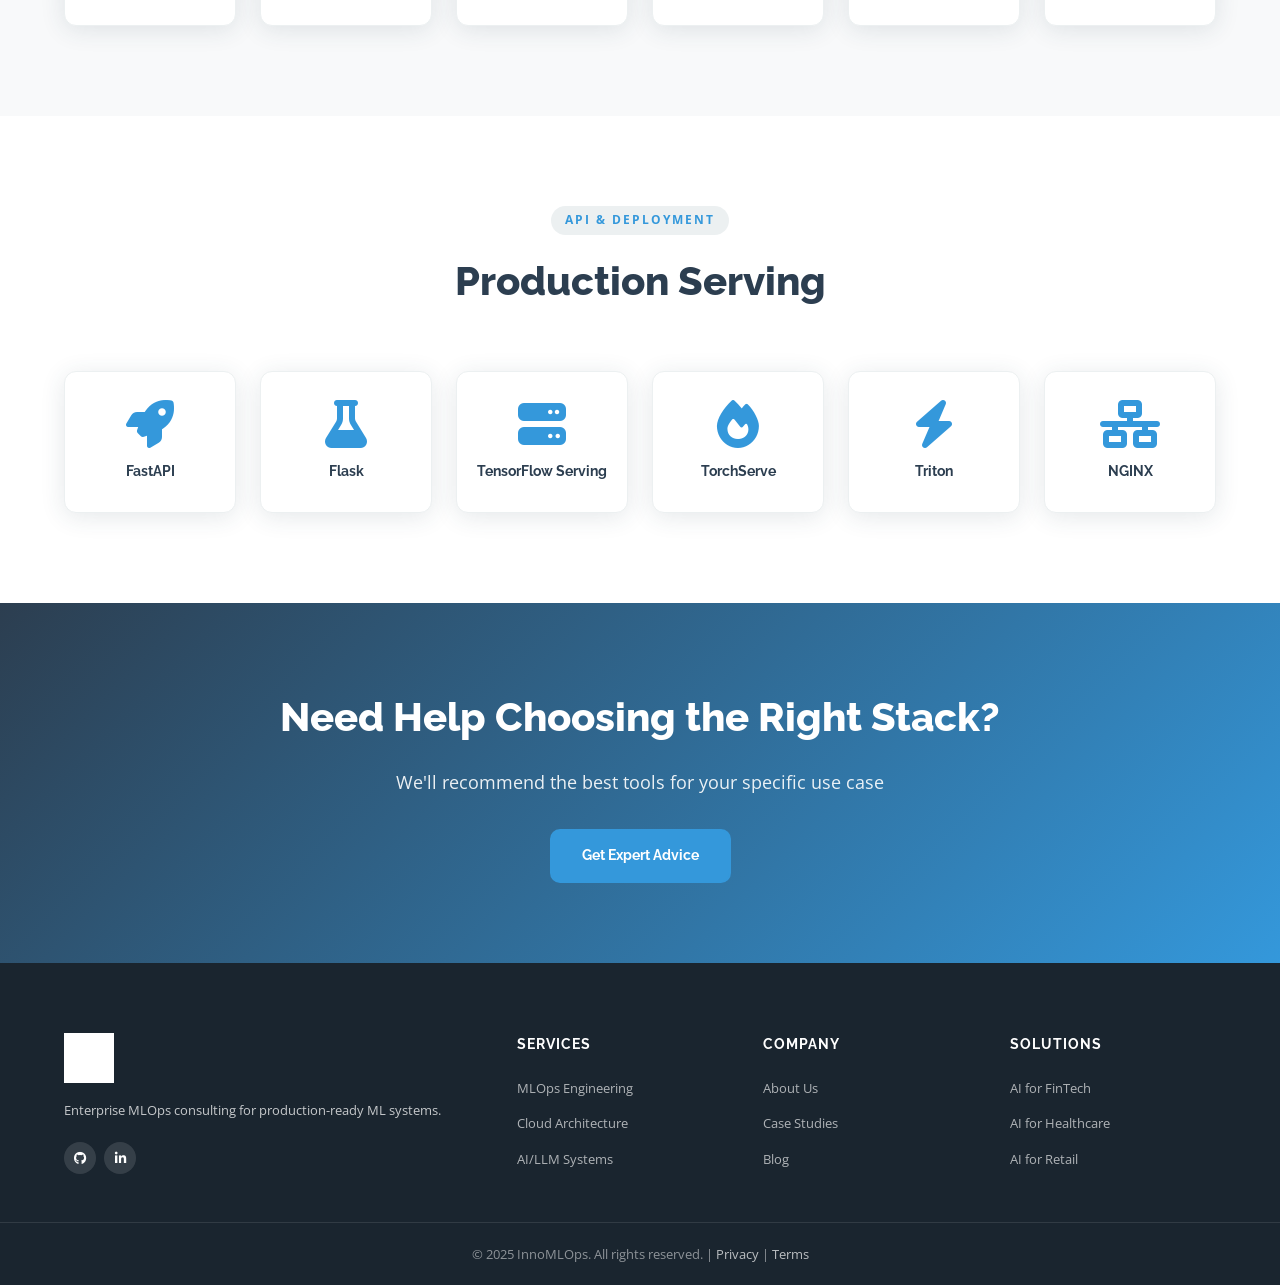
<file: tech-stack.html>
<!DOCTYPE html>
<html lang="en">
<head>
  <meta charset="UTF-8" />
  <meta name="viewport" content="width=device-width, initial-scale=1.0" />
  <title>Tech Stack – InnoMLOps</title>
  <link rel="stylesheet" href="css/style.css" />
  <link rel="preconnect" href="https://fonts.googleapis.com" />
  <link href="https://fonts.googleapis.com/css2?family=Raleway:wght@400;600;700;800&family=Open+Sans:wght@400;600&display=swap" rel="stylesheet" />
  <link rel="stylesheet" href="https://cdnjs.cloudflare.com/ajax/libs/font-awesome/6.5.0/css/all.min.css" />
</head>
<body>
  <div class="topbar">
    <div class="container topbar-inner">
      <span><i class="fa fa-envelope"></i> ceo@innomlopssolutions.com | contact@innomlopssolutions.com</span>
      <span><i class="fa fa-map-marker-alt"></i> UK-Based | Global Reach</span>
      <div class="social-icons">
        <a href="https://github.com" target="_blank"><i class="fab fa-github"></i></a>
        <a href="https://www.linkedin.com/company/innomlops-solutions/" target="_blank"><i class="fab fa-linkedin-in"></i></a>
      </div>
    </div>
  </div>
  <header id="header">
    <div class="container header-inner">
      <a href="index.html" class="logo"><img src="InnoMLOps.png" alt="InnoMLOps" class="logo-img" /></a>
      <button class="nav-toggle" id="navToggle"><i class="fa fa-bars"></i></button>
      <nav id="mainNav">
        <ul>
          <li><a href="index.html">Home</a></li>
          <li><a href="about.html">About</a></li>
          <li><a href="services.html">Services</a></li>
          <li><a href="solutions.html">Solutions</a></li>
          <li><a href="case-studies.html">Case Studies</a></li>
          <li><a href="tech-stack.html" class="active">Tech Stack</a></li>
          <li><a href="blog.html">Blog</a></li>
          <li><a href="index.html#contact">Contact</a></li>
        </ul>
      </nav>
    </div>
  </header>

  <section class="page-hero">
    <div class="container">
      <h1>Our Technology Stack</h1>
      <p>Production-proven tools and platforms</p>
    </div>
  </section>

  <section class="section">
    <div class="container">
      <div class="section-header">
        <p class="section-tag">Cloud Platforms</p>
        <h2>Multi-Cloud Expertise</h2>
      </div>
      <div class="tech-grid">
        <div class="tech-item">
          <i class="fab fa-aws"></i>
          <h4>AWS</h4>
        </div>
        <div class="tech-item">
          <i class="fab fa-microsoft"></i>
          <h4>Azure</h4>
        </div>
        <div class="tech-item">
          <i class="fab fa-google"></i>
          <h4>GCP</h4>
        </div>
      </div>
    </div>
  </section>

  <section class="section bg-light">
    <div class="container">
      <div class="section-header">
        <p class="section-tag">Container & Orchestration</p>
        <h2>Infrastructure</h2>
      </div>
      <div class="tech-grid">
        <div class="tech-item">
          <i class="fab fa-docker"></i>
          <h4>Docker</h4>
        </div>
        <div class="tech-item">
          <i class="fa fa-dharmachakra"></i>
          <h4>Kubernetes</h4>
        </div>
        <div class="tech-item">
          <i class="fa fa-server"></i>
          <h4>Terraform</h4>
        </div>
        <div class="tech-item">
          <i class="fa fa-code-branch"></i>
          <h4>ArgoCD</h4>
        </div>
        <div class="tech-item">
          <i class="fa fa-infinity"></i>
          <h4>Istio</h4>
        </div>
        <div class="tech-item">
          <i class="fab fa-jenkins"></i>
          <h4>Jenkins</h4>
        </div>
      </div>
    </div>
  </section>

  <section class="section">
    <div class="container">
      <div class="section-header">
        <p class="section-tag">MLOps Tools</p>
        <h2>ML Lifecycle Management</h2>
      </div>
      <div class="tech-grid">
        <div class="tech-item">
          <i class="fa fa-flask"></i>
          <h4>MLflow</h4>
        </div>
        <div class="tech-item">
          <i class="fa fa-wind"></i>
          <h4>Airflow</h4>
        </div>
        <div class="tech-item">
          <i class="fa fa-cube"></i>
          <h4>Kubeflow</h4>
        </div>
        <div class="tech-item">
          <i class="fa fa-database"></i>
          <h4>DVC</h4>
        </div>
        <div class="tech-item">
          <i class="fa fa-utensils"></i>
          <h4>Feast</h4>
        </div>
        <div class="tech-item">
          <i class="fa fa-check-double"></i>
          <h4>Great Expectations</h4>
        </div>
      </div>
    </div>
  </section>

  <section class="section bg-light">
    <div class="container">
      <div class="section-header">
        <p class="section-tag">ML Frameworks</p>
        <h2>Model Development</h2>
      </div>
      <div class="tech-grid">
        <div class="tech-item">
          <i class="fab fa-python"></i>
          <h4>Python</h4>
        </div>
        <div class="tech-item">
          <i class="fa fa-brain"></i>
          <h4>TensorFlow</h4>
        </div>
        <div class="tech-item">
          <i class="fa fa-fire"></i>
          <h4>PyTorch</h4>
        </div>
        <div class="tech-item">
          <i class="fa fa-chart-line"></i>
          <h4>Scikit-learn</h4>
        </div>
        <div class="tech-item">
          <i class="fa fa-tree"></i>
          <h4>XGBoost</h4>
        </div>
        <div class="tech-item">
          <i class="fa fa-robot"></i>
          <h4>Hugging Face</h4>
        </div>
      </div>
    </div>
  </section>

  <section class="section">
    <div class="container">
      <div class="section-header">
        <p class="section-tag">Data Engineering</p>
        <h2>Data Pipeline Tools</h2>
      </div>
      <div class="tech-grid">
        <div class="tech-item">
          <i class="fa fa-bolt"></i>
          <h4>Apache Spark</h4>
        </div>
        <div class="tech-item">
          <i class="fa fa-stream"></i>
          <h4>Kafka</h4>
        </div>
        <div class="tech-item">
          <i class="fa fa-database"></i>
          <h4>PostgreSQL</h4>
        </div>
        <div class="tech-item">
          <i class="fa fa-fire"></i>
          <h4>Redis</h4>
        </div>
        <div class="tech-item">
          <i class="fa fa-table"></i>
          <h4>dbt</h4>
        </div>
        <div class="tech-item">
          <i class="fa fa-snowflake"></i>
          <h4>Snowflake</h4>
        </div>
      </div>
    </div>
  </section>

  <section class="section bg-light">
    <div class="container">
      <div class="section-header">
        <p class="section-tag">Monitoring & Observability</p>
        <h2>Production Monitoring</h2>
      </div>
      <div class="tech-grid">
        <div class="tech-item">
          <i class="fa fa-chart-bar"></i>
          <h4>Prometheus</h4>
        </div>
        <div class="tech-item">
          <i class="fa fa-chart-area"></i>
          <h4>Grafana</h4>
        </div>
        <div class="tech-item">
          <i class="fa fa-search"></i>
          <h4>ELK Stack</h4>
        </div>
        <div class="tech-item">
          <i class="fa fa-eye"></i>
          <h4>Evidently AI</h4>
        </div>
        <div class="tech-item">
          <i class="fa fa-bell"></i>
          <h4>PagerDuty</h4>
        </div>
        <div class="tech-item">
          <i class="fa fa-chart-simple"></i>
          <h4>Datadog</h4>
        </div>
      </div>
    </div>
  </section>

  <section class="section">
    <div class="container">
      <div class="section-header">
        <p class="section-tag">API & Deployment</p>
        <h2>Production Serving</h2>
      </div>
      <div class="tech-grid">
        <div class="tech-item">
          <i class="fa fa-rocket"></i>
          <h4>FastAPI</h4>
        </div>
        <div class="tech-item">
          <i class="fa fa-flask"></i>
          <h4>Flask</h4>
        </div>
        <div class="tech-item">
          <i class="fa fa-server"></i>
          <h4>TensorFlow Serving</h4>
        </div>
        <div class="tech-item">
          <i class="fa fa-fire"></i>
          <h4>TorchServe</h4>
        </div>
        <div class="tech-item">
          <i class="fa fa-bolt"></i>
          <h4>Triton</h4>
        </div>
        <div class="tech-item">
          <i class="fa fa-network-wired"></i>
          <h4>NGINX</h4>
        </div>
      </div>
    </div>
  </section>

  <section class="cta-section">
    <div class="container">
      <h2>Need Help Choosing the Right Stack?</h2>
      <p>We'll recommend the best tools for your specific use case</p>
      <a href="index.html#contact" class="btn btn-primary">Get Expert Advice</a>
    </div>
  </section>

  <footer class="footer">
    <div class="container footer-inner">
      <div class="footer-col">
        <a href="index.html" class="logo logo-light"><img src="InnoMLOps.png" alt="InnoMLOps" class="logo-img-footer" /></a>
        <p>Enterprise MLOps consulting for production-ready ML systems.</p>
        <div class="social-icons">
          <a href="https://github.com" target="_blank"><i class="fab fa-github"></i></a>
          <a href="https://www.linkedin.com/company/innomlops-solutions/" target="_blank"><i class="fab fa-linkedin-in"></i></a>
        </div>
      </div>
      <div class="footer-col">
        <h4>Services</h4>
        <ul>
          <li><a href="services.html#mlops">MLOps Engineering</a></li>
          <li><a href="services.html#cloud">Cloud Architecture</a></li>
          <li><a href="services.html#ai">AI/LLM Systems</a></li>
        </ul>
      </div>
      <div class="footer-col">
        <h4>Company</h4>
        <ul>
          <li><a href="about.html">About Us</a></li>
          <li><a href="case-studies.html">Case Studies</a></li>
          <li><a href="blog.html">Blog</a></li>
        </ul>
      </div>
      <div class="footer-col">
        <h4>Solutions</h4>
        <ul>
          <li><a href="solutions.html#fintech">AI for FinTech</a></li>
          <li><a href="solutions.html#healthcare">AI for Healthcare</a></li>
          <li><a href="solutions.html#retail">AI for Retail</a></li>
        </ul>
      </div>
    </div>
    <div class="footer-bottom">
      <div class="container">
        <p>&copy; 2025 InnoMLOps. All rights reserved. | <a href="privacy.html">Privacy</a> | <a href="terms.html">Terms</a></p>
      </div>
    </div>
  </footer>
  <script src="js/main.js"></script>
</body>
</html>
</file>
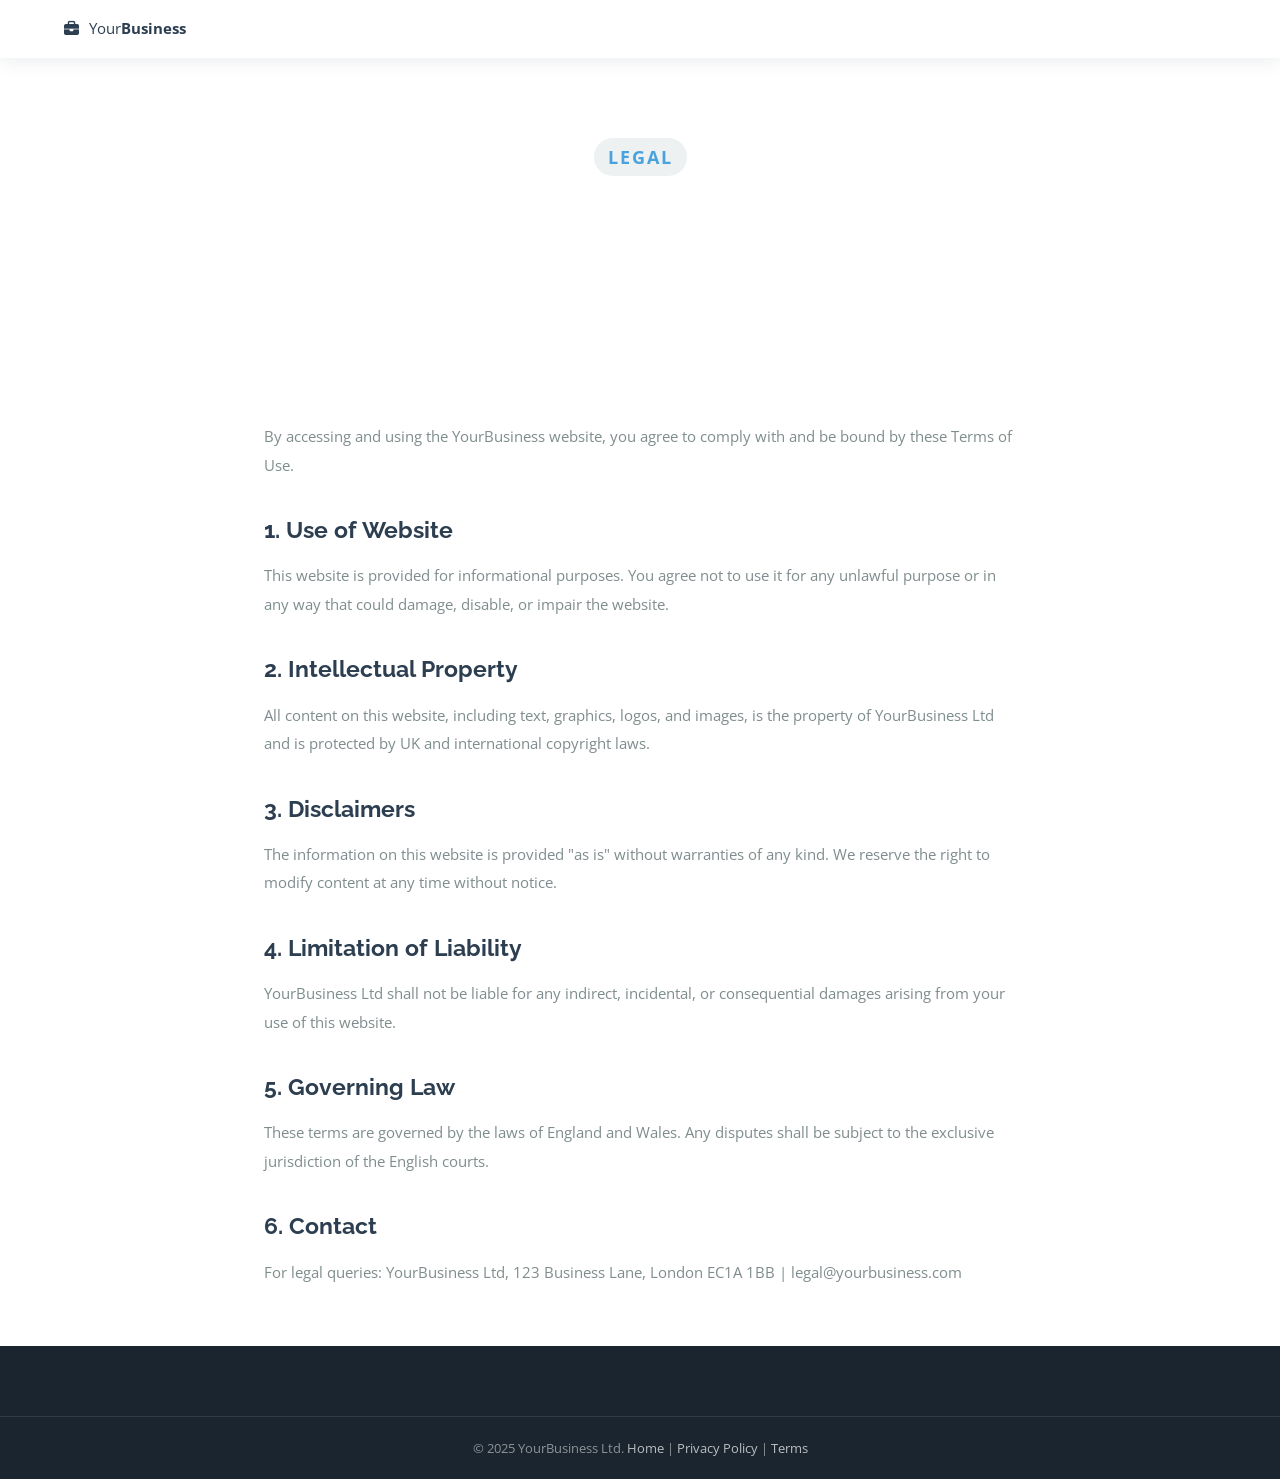
<file: terms.html>
<!DOCTYPE html>
<html lang="en">
<head>
  <meta charset="UTF-8" />
  <meta name="viewport" content="width=device-width, initial-scale=1.0" />
  <title>Terms of Use – YourBusiness</title>
  <link rel="stylesheet" href="css/style.css" />
  <link href="https://fonts.googleapis.com/css2?family=Raleway:wght@400;600;700;800&family=Open+Sans:wght@400;600&display=swap" rel="stylesheet" />
  <link rel="stylesheet" href="https://cdnjs.cloudflare.com/ajax/libs/font-awesome/6.5.0/css/all.min.css" />
  <style>
    .page-hero { background: linear-gradient(135deg, var(--blue-dark), var(--blue-main)); padding: 80px 0 60px; color: white; text-align: center; }
    .page-hero h1 { font-family: var(--font-head); font-size: 42px; font-weight: 800; }
    .policy-content { max-width: 800px; margin: 60px auto; padding: 0 24px; }
    .policy-content h2 { font-family: var(--font-head); color: var(--blue-dark); margin: 32px 0 12px; }
    .policy-content p, .policy-content li { color: var(--grey-text); line-height: 1.9; margin-bottom: 12px; }
  </style>
</head>
<body>
  <header id="header">
    <div class="container header-inner">
      <a href="index.html" class="logo">
        <span class="logo-icon"><i class="fa fa-briefcase"></i></span>
        <span class="logo-text">Your<strong>Business</strong></span>
      </a>
    </div>
  </header>

  <section class="page-hero">
    <div class="container">
      <p class="section-tag">Legal</p>
      <h1>Terms of Use</h1>
      <p>Last updated: January 2025</p>
    </div>
  </section>

  <div class="policy-content">
    <p>By accessing and using the YourBusiness website, you agree to comply with and be bound by these Terms of Use.</p>

    <h2>1. Use of Website</h2>
    <p>This website is provided for informational purposes. You agree not to use it for any unlawful purpose or in any way that could damage, disable, or impair the website.</p>

    <h2>2. Intellectual Property</h2>
    <p>All content on this website, including text, graphics, logos, and images, is the property of YourBusiness Ltd and is protected by UK and international copyright laws.</p>

    <h2>3. Disclaimers</h2>
    <p>The information on this website is provided "as is" without warranties of any kind. We reserve the right to modify content at any time without notice.</p>

    <h2>4. Limitation of Liability</h2>
    <p>YourBusiness Ltd shall not be liable for any indirect, incidental, or consequential damages arising from your use of this website.</p>

    <h2>5. Governing Law</h2>
    <p>These terms are governed by the laws of England and Wales. Any disputes shall be subject to the exclusive jurisdiction of the English courts.</p>

    <h2>6. Contact</h2>
    <p>For legal queries: YourBusiness Ltd, 123 Business Lane, London EC1A 1BB | legal@yourbusiness.com</p>
  </div>

  <footer class="footer">
    <div class="footer-bottom">
      <div class="container">
        <p>&copy; 2025 YourBusiness Ltd. <a href="index.html">Home</a> | <a href="privacy.html">Privacy Policy</a> | <a href="terms.html">Terms</a></p>
      </div>
    </div>
  </footer>
</body>
</html>
</file>
<file: css/style.css>
/* ===================================
   InnoMLOps – Main Stylesheet
   Professional MLOps Theme
   =================================== */

:root {
  --primary:      #2C3E50;
  --secondary:    #3498DB;
  --accent:       #E74C3C;
  --dark:         #1A252F;
  --light:        #ECF0F1;
  --white:        #ffffff;
  --grey-light:   #F8F9FA;
  --grey-mid:     #95A5A6;
  --grey-text:    #7F8C8D;
  --dark-text:    #2C3E50;
  --success:      #27AE60;
  --radius:       10px;
  --shadow:       0 4px 24px rgba(44, 62, 80, 0.12);
  --shadow-hover: 0 8px 40px rgba(44, 62, 80, 0.22);
  --transition:   all 0.3s ease;
  --font-head:    'Raleway', sans-serif;
  --font-body:    'Open Sans', sans-serif;
}

* { box-sizing: border-box; margin: 0; padding: 0; }

html { scroll-behavior: smooth; }

body {
  font-family: var(--font-body);
  color: var(--dark-text);
  background: var(--white);
  line-height: 1.7;
  font-size: 15px;
}

img { max-width: 100%; display: block; }
a { text-decoration: none; color: inherit; }
ul { list-style: none; }

/* CONTAINER */
.container {
  max-width: 1200px;
  margin: 0 auto;
  padding: 0 24px;
}

/* SECTION */
.section { padding: 90px 0; }
.bg-light { background: var(--grey-light); }

.section-header {
  text-align: center;
  margin-bottom: 56px;
}
.section-header h2 {
  font-family: var(--font-head);
  font-size: clamp(28px, 4vw, 40px);
  font-weight: 800;
  color: var(--primary);
  margin-bottom: 12px;
}
.section-sub {
  color: var(--grey-text);
  max-width: 560px;
  margin: 0 auto;
}
.section-tag {
  display: inline-block;
  background: var(--light);
  color: var(--secondary);
  font-size: 12px;
  font-weight: 700;
  letter-spacing: 2px;
  text-transform: uppercase;
  padding: 4px 14px;
  border-radius: 20px;
  margin-bottom: 12px;
}

/* BUTTONS */
.btn {
  display: inline-flex;
  align-items: center;
  gap: 8px;
  padding: 13px 30px;
  border-radius: var(--radius);
  font-family: var(--font-head);
  font-weight: 700;
  font-size: 14px;
  cursor: pointer;
  transition: var(--transition);
  border: 2px solid transparent;
}
.btn-primary {
  background: var(--secondary);
  color: var(--white);
  border-color: var(--secondary);
}
.btn-primary:hover {
  background: var(--primary);
  border-color: var(--primary);
  transform: translateY(-2px);
  box-shadow: var(--shadow-hover);
}
.btn-outline {
  background: transparent;
  color: var(--white);
  border-color: rgba(255,255,255,0.7);
}
.btn-outline:hover {
  background: rgba(255,255,255,0.15);
  border-color: var(--white);
}
.btn-full { width: 100%; justify-content: center; }

/* TOPBAR */
.topbar {
  background: var(--dark);
  color: rgba(255,255,255,0.85);
  font-size: 13px;
  padding: 8px 0;
}
.topbar-inner {
  display: flex;
  justify-content: space-between;
  align-items: center;
  flex-wrap: wrap;
  gap: 8px;
}
.topbar span { display: flex; align-items: center; gap: 6px; }

/* SOCIAL ICONS */
.social-icons {
  display: flex;
  gap: 8px;
}
.social-icons a {
  width: 32px; height: 32px;
  border-radius: 50%;
  background: rgba(255,255,255,0.12);
  color: var(--white);
  display: flex; align-items: center; justify-content: center;
  font-size: 13px;
  transition: var(--transition);
}
.social-icons a:hover {
  background: var(--secondary);
  transform: translateY(-2px);
}

/* HEADER */
#header {
  background: var(--white);
  box-shadow: 0 2px 20px rgba(44,62,80,0.1);
  position: sticky;
  top: 0;
  z-index: 1000;
  padding: 0;
}
.header-inner {
  display: flex;
  align-items: center;
  justify-content: space-between;
  padding-top: 16px;
  padding-bottom: 16px;
  gap: 24px;
}

/* LOGO */
.logo {
  display: flex;
  align-items: center;
  gap: 10px;
}
.logo-img {
  height: 55px;
  width: auto;
}
.logo-img-footer {
  height: 50px;
  width: auto;
  filter: brightness(0) invert(1);
}

/* NAV */
#mainNav ul {
  display: flex;
  gap: 4px;
  align-items: center;
}
#mainNav a {
  padding: 8px 16px;
  font-family: var(--font-head);
  font-weight: 600;
  font-size: 14px;
  color: var(--dark-text);
  border-radius: 6px;
  transition: var(--transition);
  display: flex;
  align-items: center;
  gap: 4px;
}
#mainNav a:hover, #mainNav a.active {
  color: var(--secondary);
  background: var(--light);
}
.has-dropdown { position: relative; }
.has-dropdown > a { cursor: pointer; }
.dropdown {
  position: absolute;
  top: calc(100% + 8px);
  left: 0;
  background: var(--white);
  border-radius: var(--radius);
  box-shadow: var(--shadow-hover);
  min-width: 200px;
  display: none;
  flex-direction: column;
  overflow: hidden;
  border: 1px solid var(--light);
  z-index: 200;
  opacity: 0;
  transform: translateY(-10px);
  transition: opacity 0.3s ease, transform 0.3s ease;
}
.has-dropdown.open .dropdown { 
  display: flex; 
  opacity: 1;
  transform: translateY(0);
}
.dropdown li a {
  display: block;
  padding: 10px 18px;
  font-size: 13px;
  border-radius: 0;
}

.nav-toggle {
  display: none;
  background: none;
  border: none;
  font-size: 22px;
  color: var(--secondary);
  cursor: pointer;
}

/* HERO */
.hero {
  background: linear-gradient(135deg, var(--dark) 0%, var(--primary) 55%, var(--secondary) 100%);
  padding: 110px 0 80px;
  position: relative;
  overflow: hidden;
  min-height: 580px;
  display: flex;
  align-items: center;
}
.hero-bg {
  position: absolute; inset: 0;
  background: url("data:image/svg+xml,%3Csvg width='60' height='60' viewBox='0 0 60 60' xmlns='http://www.w3.org/2000/svg'%3E%3Cg fill='none' fill-rule='evenodd'%3E%3Cg fill='%23ffffff' fill-opacity='0.04'%3E%3Cpath d='M36 34v-4h-2v4h-4v2h4v4h2v-4h4v-2h-4zm0-30V0h-2v4h-4v2h4v4h2V6h4V4h-4zM6 34v-4H4v4H0v2h4v4h2v-4h4v-2H6zM6 4V0H4v4H0v2h4v4h2V6h4V4H6z'/%3E%3C/g%3E%3C/g%3E%3C/svg%3E");
}
.hero-content {
  display: flex;
  align-items: center;
  justify-content: space-between;
  gap: 40px;
  position: relative;
  z-index: 2;
  width: 100%;
}
.hero-text { max-width: 580px; }
.hero-tag {
  display: inline-block;
  background: rgba(255,255,255,0.15);
  color: rgba(255,255,255,0.9);
  font-size: 12px;
  font-weight: 700;
  letter-spacing: 2px;
  text-transform: uppercase;
  padding: 5px 16px;
  border-radius: 20px;
  margin-bottom: 20px;
  border: 1px solid rgba(255,255,255,0.25);
}
.hero-text h1 {
  font-family: var(--font-head);
  font-size: clamp(32px, 5vw, 56px);
  font-weight: 800;
  color: var(--white);
  line-height: 1.15;
  margin-bottom: 20px;
}
.hero-text h1 span { color: var(--light); }
.hero-sub {
  color: rgba(255,255,255,0.85);
  font-size: 17px;
  margin-bottom: 36px;
  max-width: 500px;
}
.hero-btns { display: flex; gap: 16px; flex-wrap: wrap; }

/* Hero graphic circles */
.hero-graphic {
  position: relative;
  width: 340px;
  height: 340px;
  flex-shrink: 0;
}
.circle {
  position: absolute;
  border-radius: 50%;
  animation: floatCircle 6s ease-in-out infinite;
}
.c1 {
  width: 280px; height: 280px;
  background: rgba(255,255,255,0.08);
  border: 2px solid rgba(255,255,255,0.15);
  top: 30px; left: 30px;
  animation-delay: 0s;
}
.c2 {
  width: 200px; height: 200px;
  background: rgba(255,255,255,0.06);
  border: 2px solid rgba(255,255,255,0.12);
  top: 70px; left: 70px;
  animation-delay: 1s;
}
.c3 {
  width: 120px; height: 120px;
  background: rgba(255,255,255,0.1);
  top: 110px; left: 110px;
  animation-delay: 2s;
}
@keyframes floatCircle {
  0%, 100% { transform: translateY(0); }
  50% { transform: translateY(-16px); }
}

.hero-wave {
  position: absolute;
  bottom: -2px; left: 0; right: 0;
}
.hero-wave svg { width: 100%; display: block; height: 80px; }

/* FEATURES BAR */
.features-bar {
  background: var(--white);
  padding: 32px 0;
  box-shadow: 0 4px 16px rgba(44,62,80,0.07);
}
.features-grid {
  display: grid;
  grid-template-columns: repeat(4, 1fr);
  gap: 24px;
}
.feature-item {
  display: flex;
  align-items: center;
  gap: 16px;
  padding: 16px;
  border-radius: var(--radius);
  transition: var(--transition);
}
.feature-item:hover { background: var(--light); }
.feature-item > i {
  font-size: 28px;
  color: var(--secondary);
  flex-shrink: 0;
}
.feature-item h4 {
  font-family: var(--font-head);
  font-size: 15px;
  font-weight: 700;
  color: var(--primary);
  margin-bottom: 2px;
}
.feature-item p { font-size: 12px; color: var(--grey-text); }

/* PROBLEM SECTION */
.problem-grid {
  display: grid;
  grid-template-columns: repeat(2, 1fr);
  gap: 28px;
  max-width: 900px;
  margin: 0 auto;
}
.problem-card {
  background: var(--white);
  border-radius: 14px;
  padding: 32px;
  box-shadow: var(--shadow);
  border-left: 4px solid var(--accent);
  transition: var(--transition);
}
.problem-card:hover {
  transform: translateY(-4px);
  box-shadow: var(--shadow-hover);
}
.problem-card > i {
  font-size: 32px;
  color: var(--accent);
  margin-bottom: 16px;
}
.problem-card h3 {
  font-family: var(--font-head);
  font-size: 18px;
  font-weight: 700;
  color: var(--primary);
  margin-bottom: 10px;
}
.problem-card p { color: var(--grey-text); font-size: 14px; }

/* SERVICES */
.services-grid {
  display: grid;
  grid-template-columns: repeat(3, 1fr);
  gap: 28px;
}
.service-card {
  background: var(--white);
  border-radius: 14px;
  padding: 36px 28px;
  box-shadow: var(--shadow);
  transition: var(--transition);
  border: 1px solid var(--light);
  position: relative;
  overflow: hidden;
}
.service-card::before {
  content: '';
  position: absolute;
  top: 0; left: 0; right: 0;
  height: 4px;
  background: linear-gradient(90deg, var(--secondary), var(--primary));
  transform: scaleX(0);
  transition: var(--transition);
  transform-origin: left;
}
.service-card:hover::before { transform: scaleX(1); }
.service-card:hover {
  transform: translateY(-6px);
  box-shadow: var(--shadow-hover);
}
.service-icon {
  width: 56px; height: 56px;
  background: var(--light);
  border-radius: 12px;
  display: flex; align-items: center; justify-content: center;
  font-size: 22px;
  color: var(--secondary);
  margin-bottom: 20px;
  transition: var(--transition);
}
.service-card:hover .service-icon {
  background: var(--secondary);
  color: var(--white);
}
.service-card h3 {
  font-family: var(--font-head);
  font-size: 18px;
  font-weight: 700;
  color: var(--primary);
  margin-bottom: 10px;
}
.service-card p { color: var(--grey-text); font-size: 14px; margin-bottom: 20px; }
.card-link {
  color: var(--secondary);
  font-weight: 700;
  font-size: 13px;
  display: flex; align-items: center; gap: 6px;
  transition: var(--transition);
}
.card-link:hover { gap: 10px; }

/* INDUSTRIES */
.industries-grid {
  display: grid;
  grid-template-columns: repeat(5, 1fr);
  gap: 24px;
}
.industry-card {
  background: var(--white);
  border-radius: 12px;
  padding: 28px 20px;
  text-align: center;
  box-shadow: var(--shadow);
  border: 1px solid var(--light);
  transition: var(--transition);
}
.industry-card:hover {
  transform: translateY(-4px);
  box-shadow: var(--shadow-hover);
  border-color: var(--secondary);
}
.industry-card > i {
  font-size: 36px;
  color: var(--secondary);
  margin-bottom: 16px;
}
.industry-card h3 {
  font-family: var(--font-head);
  font-size: 16px;
  font-weight: 700;
  color: var(--primary);
  margin-bottom: 8px;
}
.industry-card p { color: var(--grey-text); font-size: 12px; }

/* STATS */
.stats-section {
  background: linear-gradient(135deg, var(--dark), var(--primary));
  padding: 70px 0;
}
.stats-grid {
  display: grid;
  grid-template-columns: repeat(4, 1fr);
  gap: 24px;
  text-align: center;
}
.stat-item h3 {
  font-family: var(--font-head);
  font-size: clamp(36px, 5vw, 56px);
  font-weight: 800;
  color: var(--white);
  margin-bottom: 6px;
}
.stat-item p {
  color: rgba(255,255,255,0.75);
  font-weight: 600;
  text-transform: uppercase;
  font-size: 13px;
  letter-spacing: 1px;
}

/* CONTACT */
.contact-inner {
  display: grid;
  grid-template-columns: 1fr 1.5fr;
  gap: 64px;
  align-items: start;
}
.contact-info h2 {
  font-family: var(--font-head);
  font-size: clamp(26px, 3vw, 36px);
  font-weight: 800;
  color: var(--primary);
  margin-bottom: 16px;
}
.contact-info > p { color: var(--grey-text); margin-bottom: 28px; }
.contact-details { display: flex; flex-direction: column; gap: 12px; margin-bottom: 28px; }
.contact-details li {
  display: flex; align-items: flex-start; gap: 12px;
  font-size: 14px; color: var(--dark-text);
}
.contact-details i { color: var(--secondary); margin-top: 3px; width: 16px; text-align: center; }
.contact-social .social-icons a {
  background: var(--light);
  color: var(--secondary);
}
.contact-social .social-icons a:hover { background: var(--secondary); color: var(--white); }

/* FORM */
.contact-form-wrap {
  background: var(--white);
  border-radius: 16px;
  padding: 40px;
  box-shadow: var(--shadow-hover);
  border: 1px solid var(--light);
}
.enquiry-form { display: flex; flex-direction: column; gap: 18px; }
.form-row { display: grid; grid-template-columns: 1fr 1fr; gap: 18px; }
.form-group { display: flex; flex-direction: column; gap: 6px; }
.form-group label { font-size: 13px; font-weight: 700; color: var(--primary); }
.form-group input,
.form-group select,
.form-group textarea {
  padding: 12px 16px;
  border: 2px solid var(--light);
  border-radius: var(--radius);
  font-family: var(--font-body);
  font-size: 14px;
  color: var(--dark-text);
  background: var(--white);
  transition: var(--transition);
  outline: none;
}
.form-group input:focus,
.form-group select:focus,
.form-group textarea:focus {
  border-color: var(--secondary);
  box-shadow: 0 0 0 3px rgba(52,152,219,0.1);
}
.form-group input:invalid,
.form-group textarea:invalid {
  border-color: var(--light);
}
.form-group textarea { resize: vertical; }
.form-check {
  flex-direction: row !important;
  align-items: flex-start;
  gap: 10px !important;
}
.form-check input { width: auto; margin-top: 3px; accent-color: var(--secondary); }
.form-check label { font-size: 12px; font-weight: 400 !important; color: var(--grey-text); cursor: pointer; }
.form-check label a { color: var(--secondary); text-decoration: underline; }
.form-success {
  background: #e8f5e9; color: #2e7d32;
  padding: 14px 18px; border-radius: var(--radius);
  font-weight: 600; font-size: 14px;
  display: flex; align-items: center; gap: 8px;
}
.form-error {
  background: #ffebee; color: #c62828;
  padding: 14px 18px; border-radius: var(--radius);
  font-weight: 600; font-size: 14px;
  display: flex; align-items: center; gap: 8px;
}

/* FOOTER */
.footer {
  background: var(--dark);
  color: rgba(255,255,255,0.75);
  padding: 70px 0 0;
}
.footer-inner {
  display: grid;
  grid-template-columns: 2fr 1fr 1fr 1fr;
  gap: 40px;
  padding-bottom: 48px;
}
.footer-col .logo { margin-bottom: 16px; }
.footer-col > p { font-size: 13px; margin-bottom: 20px; line-height: 1.8; }
.footer-col h4 {
  font-family: var(--font-head);
  font-weight: 700;
  font-size: 14px;
  color: var(--white);
  text-transform: uppercase;
  letter-spacing: 1px;
  margin-bottom: 18px;
}
.footer-col ul { display: flex; flex-direction: column; gap: 10px; }
.footer-col ul a {
  color: rgba(255,255,255,0.65);
  font-size: 13px;
  transition: var(--transition);
}
.footer-col ul a:hover { color: var(--white); padding-left: 4px; }
.footer-bottom {
  border-top: 1px solid rgba(255,255,255,0.1);
  padding: 20px 0;
  text-align: center;
}
.footer-bottom p { font-size: 13px; color: rgba(255,255,255,0.5); }
.footer-bottom a { color: rgba(255,255,255,0.7); }
.footer-bottom a:hover { color: var(--white); }

/* RESPONSIVE */
@media (max-width: 1024px) {
  .services-grid { grid-template-columns: repeat(2, 1fr); }
  .features-grid { grid-template-columns: repeat(2, 1fr); }
  .industries-grid { grid-template-columns: repeat(3, 1fr); }
  .footer-inner { grid-template-columns: 1fr 1fr; }
  .hero-graphic { display: none; }
}

@media (max-width: 768px) {
  .section { padding: 60px 0; }
  .contact-inner { grid-template-columns: 1fr; gap: 36px; }
  .problem-grid { grid-template-columns: 1fr; }
  .industries-grid { grid-template-columns: repeat(2, 1fr); }
  .stats-grid { grid-template-columns: repeat(2, 1fr); }
  .form-row { grid-template-columns: 1fr; }
  .contact-form-wrap { padding: 24px; }
  .topbar-inner { flex-direction: column; text-align: center; }

  .logo-img { height: 48px; }
  .logo-img-footer { height: 45px; }

  .nav-toggle { display: block; }
  #mainNav {
    display: none;
    position: absolute;
    top: 100%;
    left: 0; right: 0;
    background: var(--white);
    box-shadow: var(--shadow-hover);
    padding: 16px;
  }
  #mainNav.open { display: block; }
  #mainNav ul { flex-direction: column; gap: 4px; }
  .dropdown { position: static; box-shadow: none; border: none; background: var(--light); padding-left: 16px; }
  .has-dropdown:hover .dropdown { display: none; }
  .has-dropdown.open .dropdown { display: flex; }
}

@media (max-width: 480px) {
  .services-grid { grid-template-columns: 1fr; }
  .features-grid { grid-template-columns: 1fr; }
  .industries-grid { grid-template-columns: 1fr; }
  .stats-grid { grid-template-columns: 1fr; }
  .footer-inner { grid-template-columns: 1fr; }
  .hero-btns { flex-direction: column; }
  .btn { width: 100%; justify-content: center; }
}

/* PAGE HERO */
.page-hero {
  background: linear-gradient(135deg, var(--primary), var(--secondary));
  padding: 80px 0 60px;
  text-align: center;
  color: var(--white);
}
.page-hero h1 {
  font-family: var(--font-head);
  font-size: clamp(32px, 5vw, 48px);
  font-weight: 800;
  margin-bottom: 12px;
}
.page-hero p {
  font-size: 18px;
  opacity: 0.9;
}

/* ABOUT GRID */
.about-grid {
  display: grid;
  grid-template-columns: 1fr 1fr;
  gap: 64px;
  align-items: center;
}
.about-grid.reverse {
  direction: rtl;
}
.about-grid.reverse > * {
  direction: ltr;
}
.about-content h2 {
  font-family: var(--font-head);
  font-size: clamp(26px, 3vw, 36px);
  font-weight: 800;
  color: var(--primary);
  margin-bottom: 16px;
}
.about-content p {
  color: var(--grey-text);
  margin-bottom: 16px;
}
.about-img-placeholder {
  background: linear-gradient(135deg, var(--light) 0%, #D5DBDB 100%);
  border-radius: 16px;
  height: 380px;
  display: flex;
  align-items: center;
  justify-content: center;
  font-size: 80px;
  color: var(--secondary);
  box-shadow: var(--shadow);
}

/* FOUNDER CARD */
.founder-card {
  background: var(--white);
  border-radius: 16px;
  padding: 48px;
  box-shadow: var(--shadow-hover);
  border: 1px solid var(--light);
  max-width: 900px;
  margin: 0 auto;
}
.founder-content h3 {
  font-family: var(--font-head);
  font-size: 22px;
  font-weight: 700;
  color: var(--secondary);
  margin-bottom: 20px;
}
.founder-content p {
  color: var(--grey-text);
  margin-bottom: 16px;
}
.check-list {
  margin: 24px 0;
}
.check-list li {
  display: flex;
  align-items: center;
  gap: 10px;
  padding: 8px 0;
  font-size: 14px;
  color: var(--dark-text);
  border-bottom: 1px solid var(--light);
}
.check-list li:last-child {
  border-bottom: none;
}
.check-list i {
  color: var(--success);
  font-size: 16px;
}

/* CERTIFICATIONS */
.cert-grid {
  display: grid;
  grid-template-columns: repeat(3, 1fr);
  gap: 32px;
}
.cert-item {
  text-align: center;
  padding: 32px 24px;
  background: var(--white);
  border-radius: 12px;
  box-shadow: var(--shadow);
  border: 1px solid var(--light);
  transition: var(--transition);
}
.cert-item:hover {
  transform: translateY(-4px);
  box-shadow: var(--shadow-hover);
}
.cert-item > i {
  font-size: 48px;
  color: var(--secondary);
  margin-bottom: 16px;
}
.cert-item h4 {
  font-family: var(--font-head);
  font-size: 16px;
  font-weight: 700;
  color: var(--primary);
  margin-bottom: 8px;
}
.cert-item p {
  font-size: 13px;
  color: var(--grey-text);
}

/* CTA SECTION */
.cta-section {
  background: linear-gradient(135deg, var(--primary), var(--secondary));
  padding: 80px 0;
  text-align: center;
  color: var(--white);
}
.cta-section h2 {
  font-family: var(--font-head);
  font-size: clamp(28px, 4vw, 40px);
  font-weight: 800;
  margin-bottom: 16px;
}
.cta-section p {
  font-size: 18px;
  margin-bottom: 32px;
  opacity: 0.9;
}

/* SERVICE DETAIL */
.service-detail {
  background: var(--white);
  border-radius: 16px;
  padding: 48px;
  box-shadow: var(--shadow);
  border-left: 4px solid var(--secondary);
  margin-bottom: 40px;
}
.service-detail h3 {
  font-family: var(--font-head);
  font-size: 24px;
  font-weight: 700;
  color: var(--primary);
  margin-bottom: 16px;
}
.service-detail h4 {
  font-family: var(--font-head);
  font-size: 18px;
  font-weight: 700;
  color: var(--secondary);
  margin: 24px 0 12px;
}
.service-detail p {
  color: var(--grey-text);
  margin-bottom: 16px;
}
.service-detail ul {
  list-style: disc;
  margin-left: 24px;
  color: var(--grey-text);
}
.service-detail ul li {
  margin-bottom: 8px;
}

/* TECH LOGOS */
.tech-grid {
  display: grid;
  grid-template-columns: repeat(6, 1fr);
  gap: 24px;
}
.tech-item {
  background: var(--white);
  border-radius: 12px;
  padding: 28px 20px;
  text-align: center;
  box-shadow: var(--shadow);
  border: 1px solid var(--light);
  transition: var(--transition);
}
.tech-item:hover {
  transform: translateY(-4px);
  box-shadow: var(--shadow-hover);
  border-color: var(--secondary);
}
.tech-item > i {
  font-size: 48px;
  color: var(--secondary);
  margin-bottom: 12px;
}
.tech-item h4 {
  font-family: var(--font-head);
  font-size: 14px;
  font-weight: 700;
  color: var(--primary);
}

/* CASE STUDY CARD */
.case-study-card {
  background: var(--white);
  border-radius: 16px;
  overflow: hidden;
  box-shadow: var(--shadow);
  border: 1px solid var(--light);
  transition: var(--transition);
  margin-bottom: 40px;
}
.case-study-card:hover {
  transform: translateY(-4px);
  box-shadow: var(--shadow-hover);
}
.case-study-header {
  background: linear-gradient(135deg, var(--primary), var(--secondary));
  padding: 32px;
  color: var(--white);
}
.case-study-header h3 {
  font-family: var(--font-head);
  font-size: 24px;
  font-weight: 700;
  margin-bottom: 8px;
}
.case-study-header p {
  opacity: 0.9;
}
.case-study-body {
  padding: 32px;
}
.case-study-body h4 {
  font-family: var(--font-head);
  font-size: 16px;
  font-weight: 700;
  color: var(--secondary);
  margin: 20px 0 10px;
  text-transform: uppercase;
  letter-spacing: 1px;
}
.case-study-body p {
  color: var(--grey-text);
  margin-bottom: 12px;
}
.case-study-body ul {
  list-style: none;
  margin: 12px 0;
}
.case-study-body ul li {
  padding: 6px 0;
  color: var(--dark-text);
  display: flex;
  align-items: center;
  gap: 8px;
}
.case-study-body ul li i {
  color: var(--success);
}
.tech-stack-tags {
  display: flex;
  flex-wrap: wrap;
  gap: 8px;
  margin: 16px 0;
}
.tech-tag {
  background: var(--light);
  color: var(--secondary);
  padding: 6px 14px;
  border-radius: 20px;
  font-size: 12px;
  font-weight: 600;
}

/* BLOG CARD */
.blog-grid {
  display: grid;
  grid-template-columns: repeat(2, 1fr);
  gap: 32px;
}
.blog-card {
  background: var(--white);
  border-radius: 14px;
  overflow: hidden;
  box-shadow: var(--shadow);
  border: 1px solid var(--light);
  transition: var(--transition);
}
.blog-card:hover {
  transform: translateY(-4px);
  box-shadow: var(--shadow-hover);
}
.blog-header {
  background: var(--light);
  padding: 20px;
  display: flex;
  align-items: center;
  justify-content: center;
  height: 180px;
}
.blog-header i {
  font-size: 64px;
  color: var(--secondary);
}
.blog-body {
  padding: 28px;
}
.blog-meta {
  font-size: 12px;
  color: var(--grey-mid);
  margin-bottom: 12px;
}
.blog-body h3 {
  font-family: var(--font-head);
  font-size: 20px;
  font-weight: 700;
  color: var(--primary);
  margin-bottom: 12px;
}
.blog-body p {
  color: var(--grey-text);
  font-size: 14px;
  margin-bottom: 16px;
}

/* SOLUTION CARD */
.solution-card {
  background: var(--white);
  border-radius: 16px;
  padding: 40px;
  box-shadow: var(--shadow);
  border-left: 4px solid var(--secondary);
  margin-bottom: 32px;
}
.solution-card h3 {
  font-family: var(--font-head);
  font-size: 26px;
  font-weight: 700;
  color: var(--primary);
  margin-bottom: 16px;
  display: flex;
  align-items: center;
  gap: 12px;
}
.solution-card h3 i {
  color: var(--secondary);
}
.solution-card h4 {
  font-family: var(--font-head);
  font-size: 16px;
  font-weight: 700;
  color: var(--secondary);
  margin: 20px 0 10px;
}
.solution-card p {
  color: var(--grey-text);
  margin-bottom: 12px;
}
.solution-card ul {
  list-style: none;
  margin: 12px 0;
}
.solution-card ul li {
  padding: 6px 0;
  color: var(--dark-text);
  display: flex;
  align-items: flex-start;
  gap: 8px;
}
.solution-card ul li i {
  color: var(--secondary);
  margin-top: 4px;
}

/* RESPONSIVE ADDITIONS */
@media (max-width: 1024px) {
  .tech-grid { grid-template-columns: repeat(4, 1fr); }
  .cert-grid { grid-template-columns: repeat(2, 1fr); }
}

@media (max-width: 768px) {
  .about-grid { grid-template-columns: 1fr; gap: 36px; }
  .about-grid.reverse { direction: ltr; }
  .tech-grid { grid-template-columns: repeat(3, 1fr); }
  .blog-grid { grid-template-columns: 1fr; }
  .cert-grid { grid-template-columns: 1fr; }
}

@media (max-width: 480px) {
  .tech-grid { grid-template-columns: repeat(2, 1fr); }
  .founder-card { padding: 28px; }
  .service-detail { padding: 28px; }
  .case-study-header { padding: 24px; }
  .case-study-body { padding: 24px; }
}

/* Email Links */
.contact-details a {
  color: var(--secondary);
  text-decoration: none;
  transition: var(--transition);
}
.contact-details a:hover {
  color: var(--primary);
  text-decoration: underline;
}
.check-list a {
  color: var(--secondary);
  text-decoration: none;
  transition: var(--transition);
}
.check-list a:hover {
  color: var(--primary);
  text-decoration: underline;
}

/* Inline Field Error Messages */
.field-error {
  display: block;
  color: #e53935;
  font-size: 12px;
  margin-top: 4px;
  min-height: 18px;
  font-weight: 600;
}
.form-group input.error,
.form-group textarea.error,
.form-group select.error {
  border-color: #e53935 !important;
}
</file>
